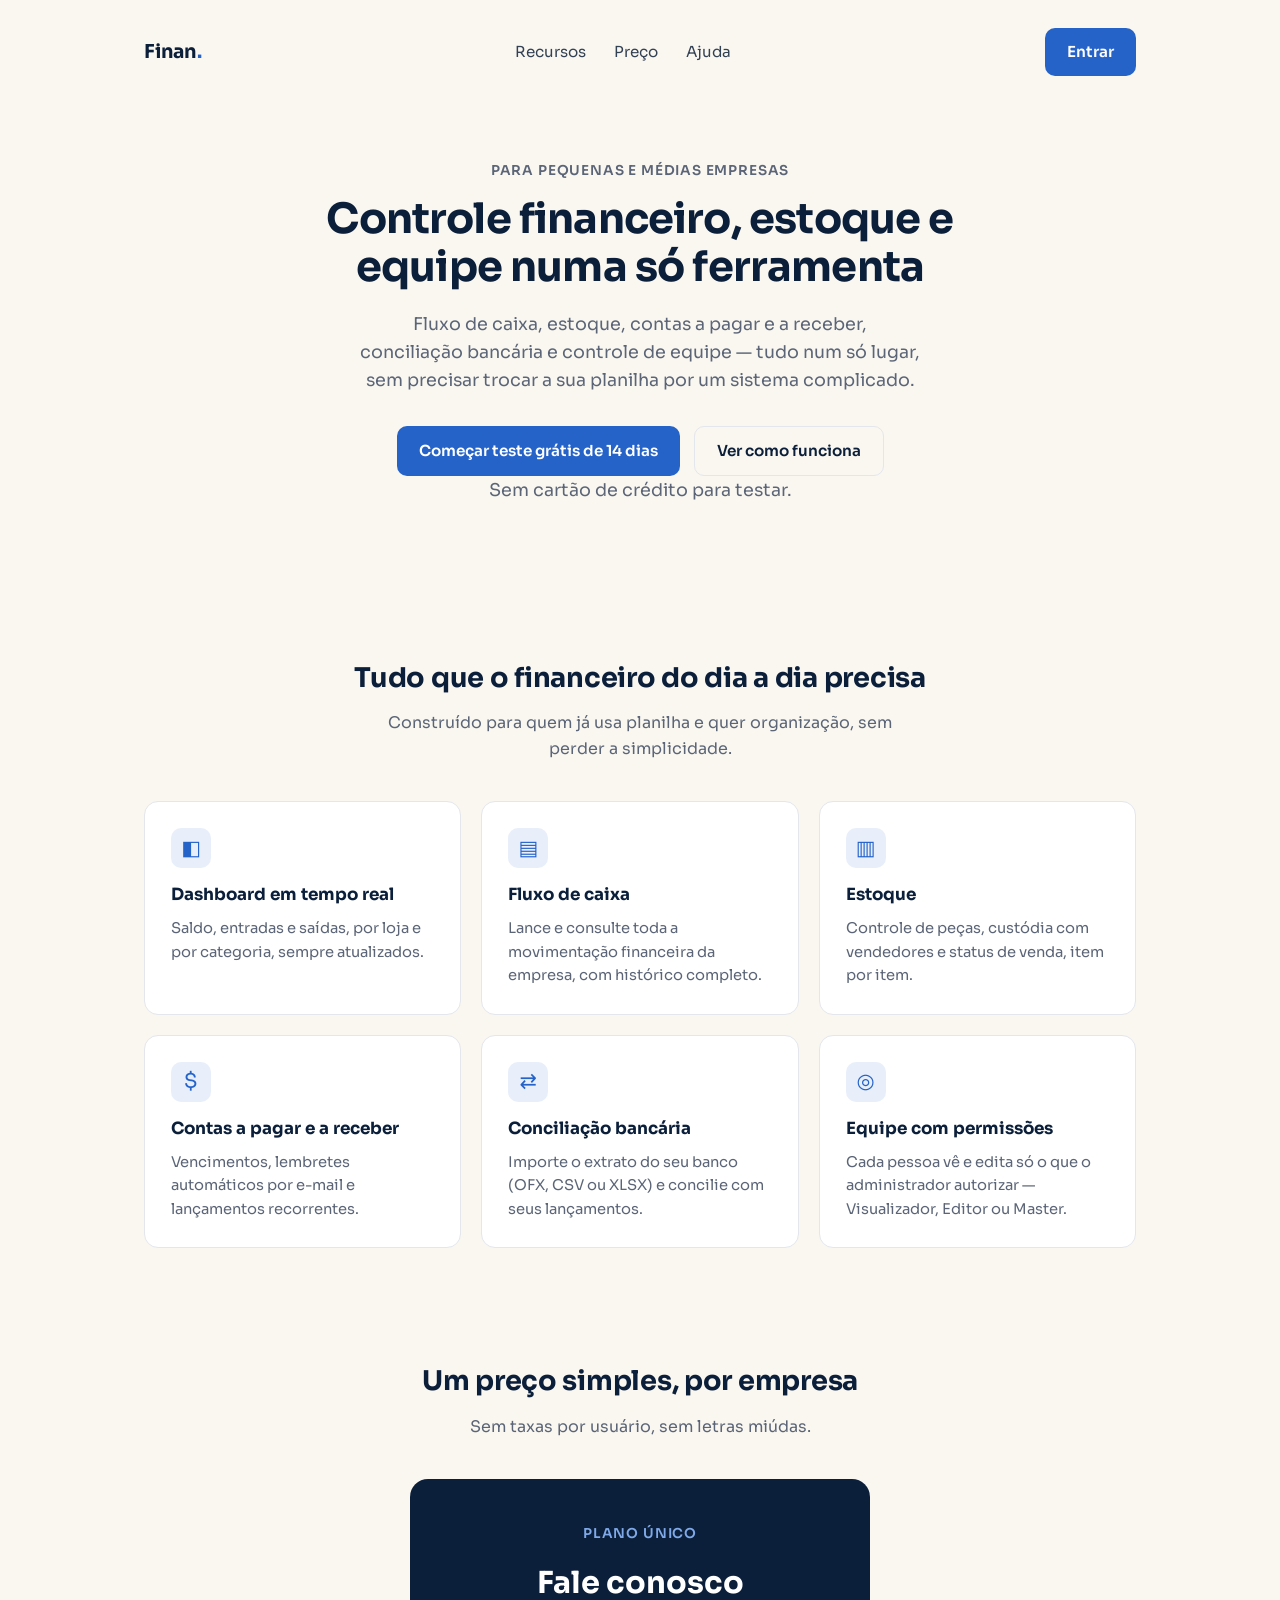
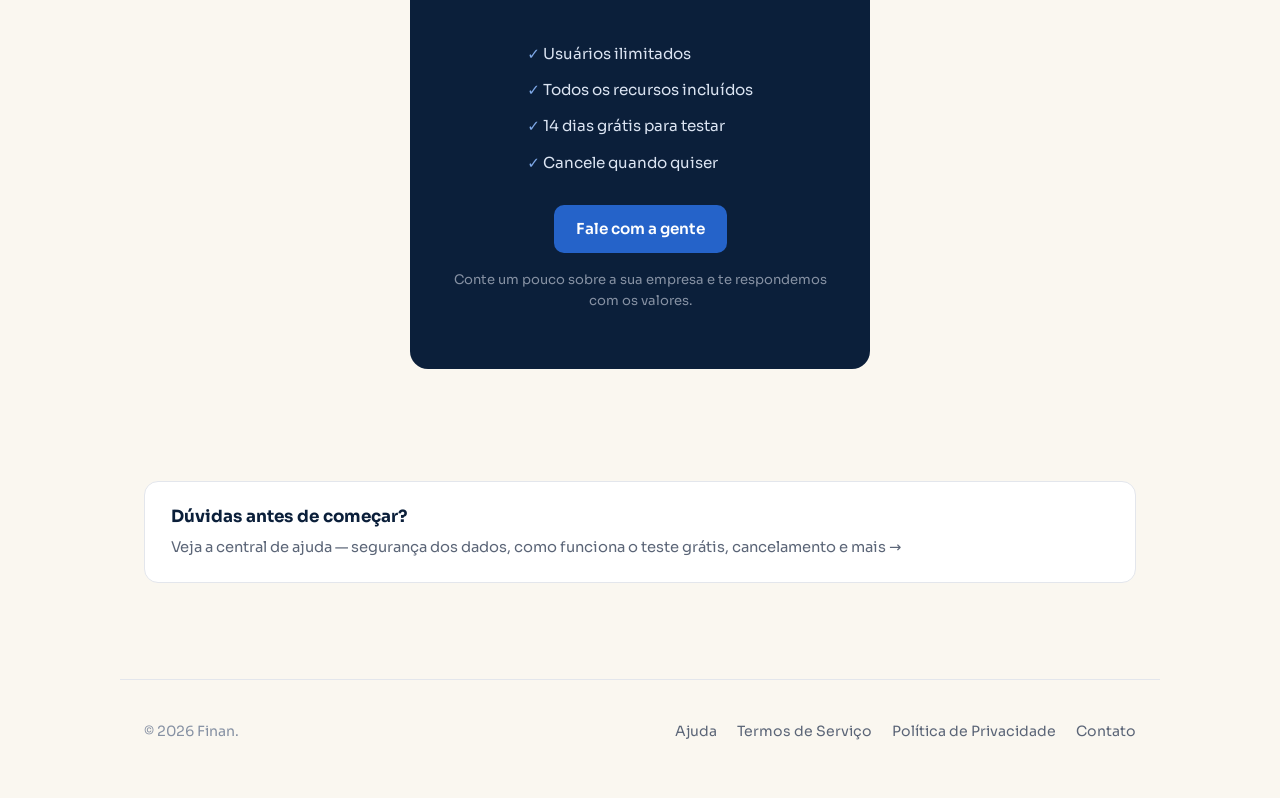
<file: site/index.html>
<!DOCTYPE html>
<html lang="pt-BR">
<head>
<meta charset="UTF-8">
<meta name="viewport" content="width=device-width, initial-scale=1.0">
<meta name="theme-color" content="#faf7f0">
<title>Finan. — controle financeiro, estoque e equipe numa só ferramenta</title>
<meta name="description" content="Fluxo de caixa, estoque, contas a pagar/receber, conciliação bancária e equipe — tudo num só lugar, direto da sua planilha Google. Teste grátis por 14 dias.">
<link rel="icon" href="../icons/icon-192.png">
<link rel="stylesheet" href="https://fonts.googleapis.com/css2?family=Sora:wght@400;500;600;700;800&display=swap">
<style>
:root{color-scheme:light}
*{box-sizing:border-box}
body{margin:0;background:#faf7f0;color:#0b1f3a;font-family:"Sora",system-ui,sans-serif;line-height:1.6}
main,header,footer{max-width:1040px;margin:0 auto;padding-left:24px;padding-right:24px}
a{color:#2563c9;text-decoration:none}
a:hover{text-decoration:underline}

/* topbar */
.topbar{display:flex;align-items:center;justify-content:space-between;padding-top:28px;padding-bottom:28px}
.wordmark{font-weight:700;font-size:1.2rem;letter-spacing:-.01em;color:#0b1f3a;text-decoration:none}
.wordmark .dot{color:#2563c9}
.topbar nav{display:flex;gap:28px;align-items:center;font-size:.95rem}
.topbar nav a{color:#334155}
.btn{display:inline-flex;align-items:center;justify-content:center;border-radius:10px;padding:12px 22px;font-weight:600;font-size:.95rem;border:none;cursor:pointer;white-space:nowrap}
.btn-primary{background:#2563c9;color:#fff}
.btn-primary:hover{background:#1f54ab;text-decoration:none}
.btn-ghost{background:transparent;color:#0b1f3a;border:1px solid #e3e6ec}
.btn-ghost:hover{background:#fff;text-decoration:none}

/* hero */
.hero{padding:56px 0 64px;text-align:center}
.eyebrow{font-size:.85rem;letter-spacing:.06em;text-transform:uppercase;color:#5b6577;font-weight:600;margin-bottom:14px}
.hero h1{font-size:2.6rem;line-height:1.15;letter-spacing:-.02em;margin:0 0 18px;max-width:720px;margin-left:auto;margin-right:auto}
.hero p{font-size:1.1rem;color:#5b6577;max-width:560px;margin:0 auto 32px}
.hero-ctas{display:flex;gap:14px;justify-content:center;flex-wrap:wrap}
.hero-fineprint{margin-top:14px;font-size:.85rem;color:#8691a3}

/* bento feature grid */
.secao{padding:56px 0}
.secao h2{font-size:1.7rem;letter-spacing:-.01em;text-align:center;margin:0 0 10px}
.secao-sub{text-align:center;color:#5b6577;max-width:560px;margin:0 auto 40px}
.grid{display:grid;grid-template-columns:repeat(auto-fit,minmax(240px,1fr));gap:20px}
.card{background:#fff;border:1px solid #e3e6ec;border-radius:14px;padding:26px}
.card .icone{width:40px;height:40px;border-radius:10px;background:rgba(37,99,201,.1);color:#2563c9;display:flex;align-items:center;justify-content:center;font-size:1.3rem;margin-bottom:14px}
.card h3{font-size:1.05rem;margin:0 0 8px}
.card p{font-size:.92rem;color:#5b6577;margin:0}

/* preço */
.preco-card{background:#0b1f3a;color:#fff;border-radius:18px;padding:44px 36px;text-align:center;max-width:460px;margin:0 auto}
.preco-valor{font-size:2.6rem;font-weight:700;margin:14px 0 4px}
.preco-valor small{font-size:1rem;font-weight:400;color:#b7c2d9}
.preco-card ul{list-style:none;padding:0;margin:24px 0;text-align:left;display:inline-block}
.preco-card li{padding:6px 0;font-size:.95rem;color:#dbe4f2}
.preco-card li::before{content:"✓ ";color:#7fa9e8;font-weight:700}
.preco-nota{font-size:.82rem;color:#8691a3;margin-top:16px}

/* faq teaser */
.faq-link{display:block;background:#fff;border:1px solid #e3e6ec;border-radius:14px;padding:22px 26px;text-align:left}
.faq-link strong{display:block;font-size:1.05rem;color:#0b1f3a;margin-bottom:4px}
.faq-link span{color:#5b6577;font-size:.92rem}

footer{padding:40px 24px 56px;border-top:1px solid #e3e6ec;margin-top:40px;display:flex;flex-wrap:wrap;gap:12px 28px;align-items:center;justify-content:space-between;font-size:.88rem;color:#8691a3}
footer .links{display:flex;gap:20px;flex-wrap:wrap}
footer a{color:#5b6577}

@media (max-width: 640px){
  .hero h1{font-size:2rem}
  .topbar nav{display:none}
}
</style>
</head>
<body>

<header class="topbar">
  <a class="wordmark" href="./">Finan<span class="dot">.</span></a>
  <nav>
    <a href="#recursos">Recursos</a>
    <a href="#preco">Preço</a>
    <a href="ajuda.html">Ajuda</a>
  </nav>
  <a class="btn btn-primary" href="../index.html">Entrar</a>
</header>

<main>
  <section class="hero">
    <div class="eyebrow">Para pequenas e médias empresas</div>
    <h1>Controle financeiro, estoque e equipe numa só ferramenta</h1>
    <p>Fluxo de caixa, estoque, contas a pagar e a receber, conciliação bancária e controle de equipe — tudo num só lugar, sem precisar trocar a sua planilha por um sistema complicado.</p>
    <div class="hero-ctas">
      <a class="btn btn-primary" href="criar-conta.html">Começar teste grátis de 14 dias</a>
      <a class="btn btn-ghost" href="ajuda.html">Ver como funciona</a>
    </div>
    <p class="hero-fineprint">Sem cartão de crédito para testar.</p>
  </section>

  <section class="secao" id="recursos">
    <h2>Tudo que o financeiro do dia a dia precisa</h2>
    <p class="secao-sub">Construído para quem já usa planilha e quer organização, sem perder a simplicidade.</p>
    <div class="grid">
      <div class="card">
        <div class="icone">◧</div>
        <h3>Dashboard em tempo real</h3>
        <p>Saldo, entradas e saídas, por loja e por categoria, sempre atualizados.</p>
      </div>
      <div class="card">
        <div class="icone">▤</div>
        <h3>Fluxo de caixa</h3>
        <p>Lance e consulte toda a movimentação financeira da empresa, com histórico completo.</p>
      </div>
      <div class="card">
        <div class="icone">▥</div>
        <h3>Estoque</h3>
        <p>Controle de peças, custódia com vendedores e status de venda, item por item.</p>
      </div>
      <div class="card">
        <div class="icone">$</div>
        <h3>Contas a pagar e a receber</h3>
        <p>Vencimentos, lembretes automáticos por e-mail e lançamentos recorrentes.</p>
      </div>
      <div class="card">
        <div class="icone">⇄</div>
        <h3>Conciliação bancária</h3>
        <p>Importe o extrato do seu banco (OFX, CSV ou XLSX) e concilie com seus lançamentos.</p>
      </div>
      <div class="card">
        <div class="icone">◎</div>
        <h3>Equipe com permissões</h3>
        <p>Cada pessoa vê e edita só o que o administrador autorizar — Visualizador, Editor ou Master.</p>
      </div>
    </div>
  </section>

  <section class="secao" id="preco">
    <h2>Um preço simples, por empresa</h2>
    <p class="secao-sub">Sem taxas por usuário, sem letras miúdas.</p>
    <div class="preco-card">
      <div class="eyebrow" style="color:#7fa9e8">Plano único</div>
      <div class="preco-valor" style="font-size:1.9rem">Fale conosco</div>
      <ul>
        <li>Usuários ilimitados</li>
        <li>Todos os recursos incluídos</li>
        <li>14 dias grátis para testar</li>
        <li>Cancele quando quiser</li>
      </ul>
      <div>
        <a class="btn btn-primary" href="mailto:finanponto@gmail.com">Fale com a gente</a>
      </div>
      <p class="preco-nota">Conte um pouco sobre a sua empresa e te respondemos com os valores.</p>
    </div>
  </section>

  <section class="secao">
    <a class="faq-link" href="ajuda.html">
      <strong>Dúvidas antes de começar?</strong>
      <span>Veja a central de ajuda — segurança dos dados, como funciona o teste grátis, cancelamento e mais →</span>
    </a>
  </section>
</main>

<footer>
  <span>© 2026 Finan.</span>
  <div class="links">
    <a href="ajuda.html">Ajuda</a>
    <a href="../termos.html">Termos de Serviço</a>
    <a href="../privacidade.html">Política de Privacidade</a>
    <a href="mailto:finanponto@gmail.com">Contato</a>
  </div>
</footer>

</body>
</html>
</file>
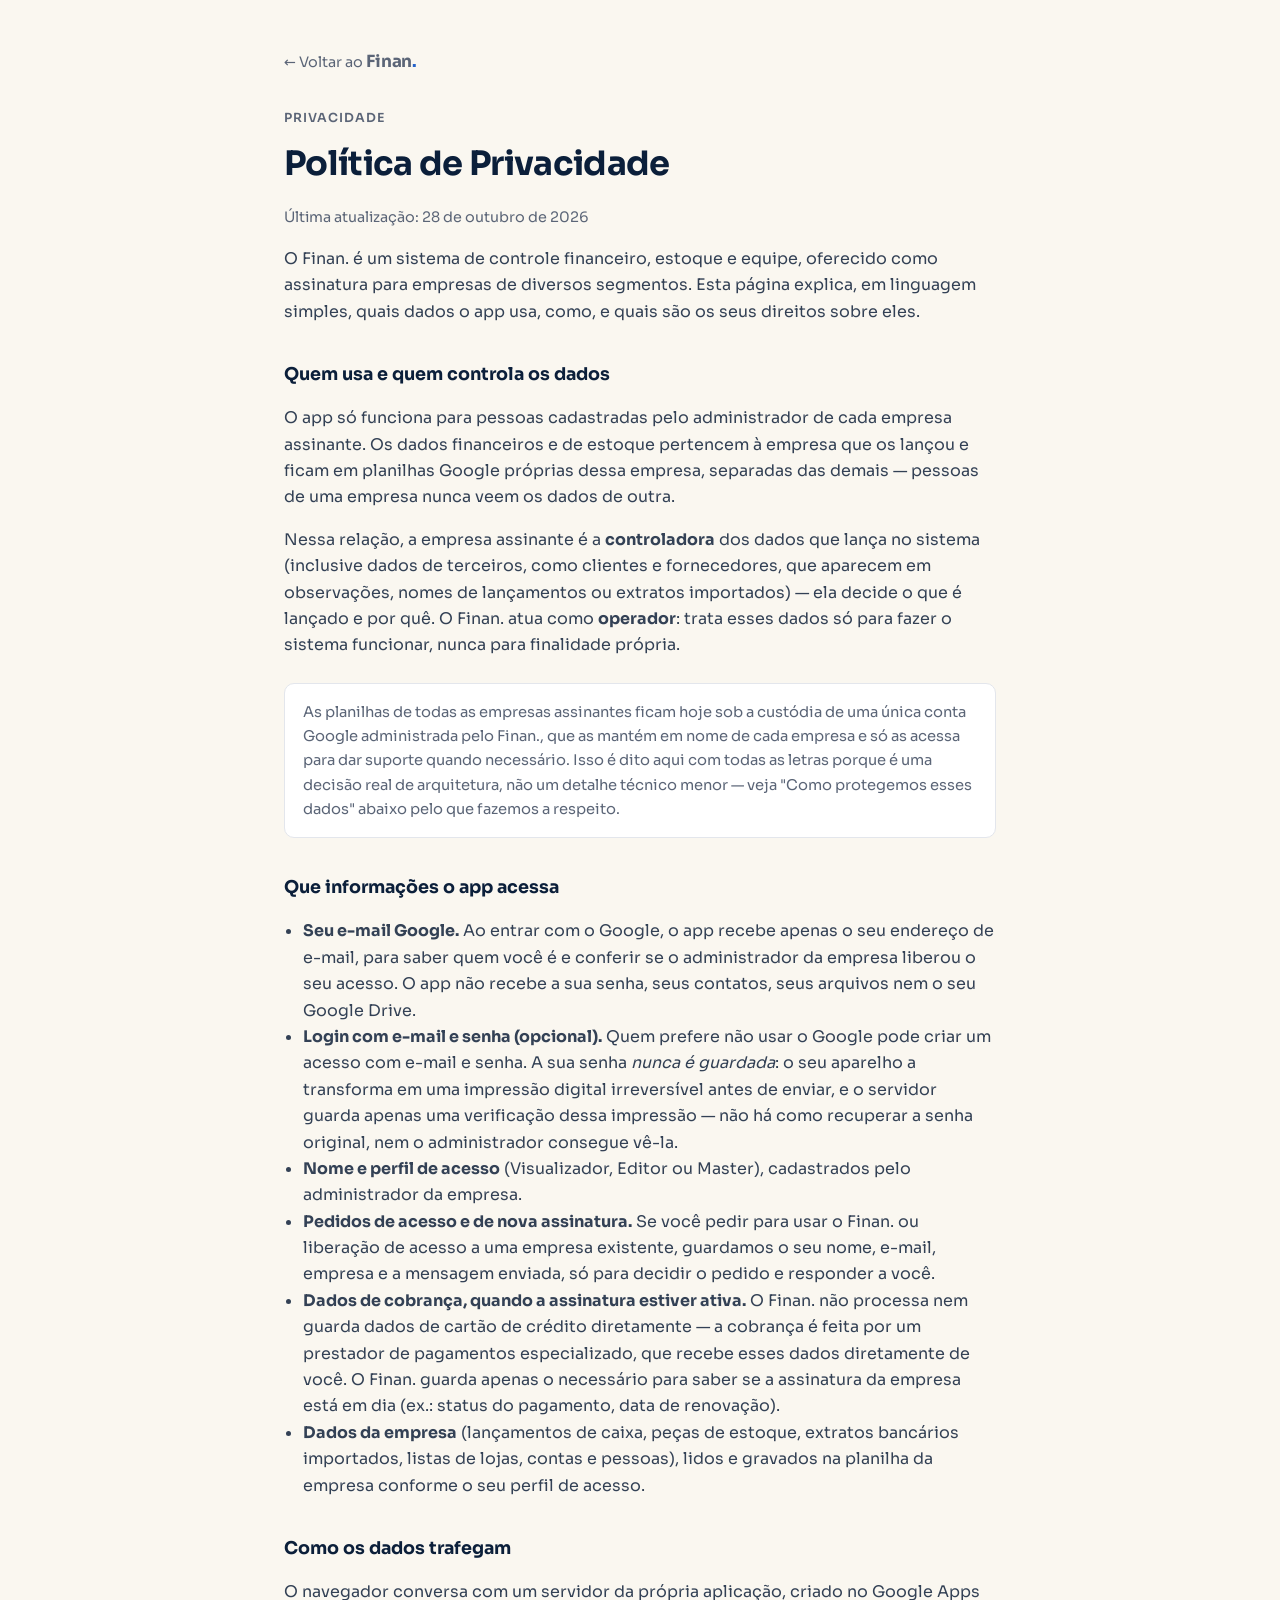
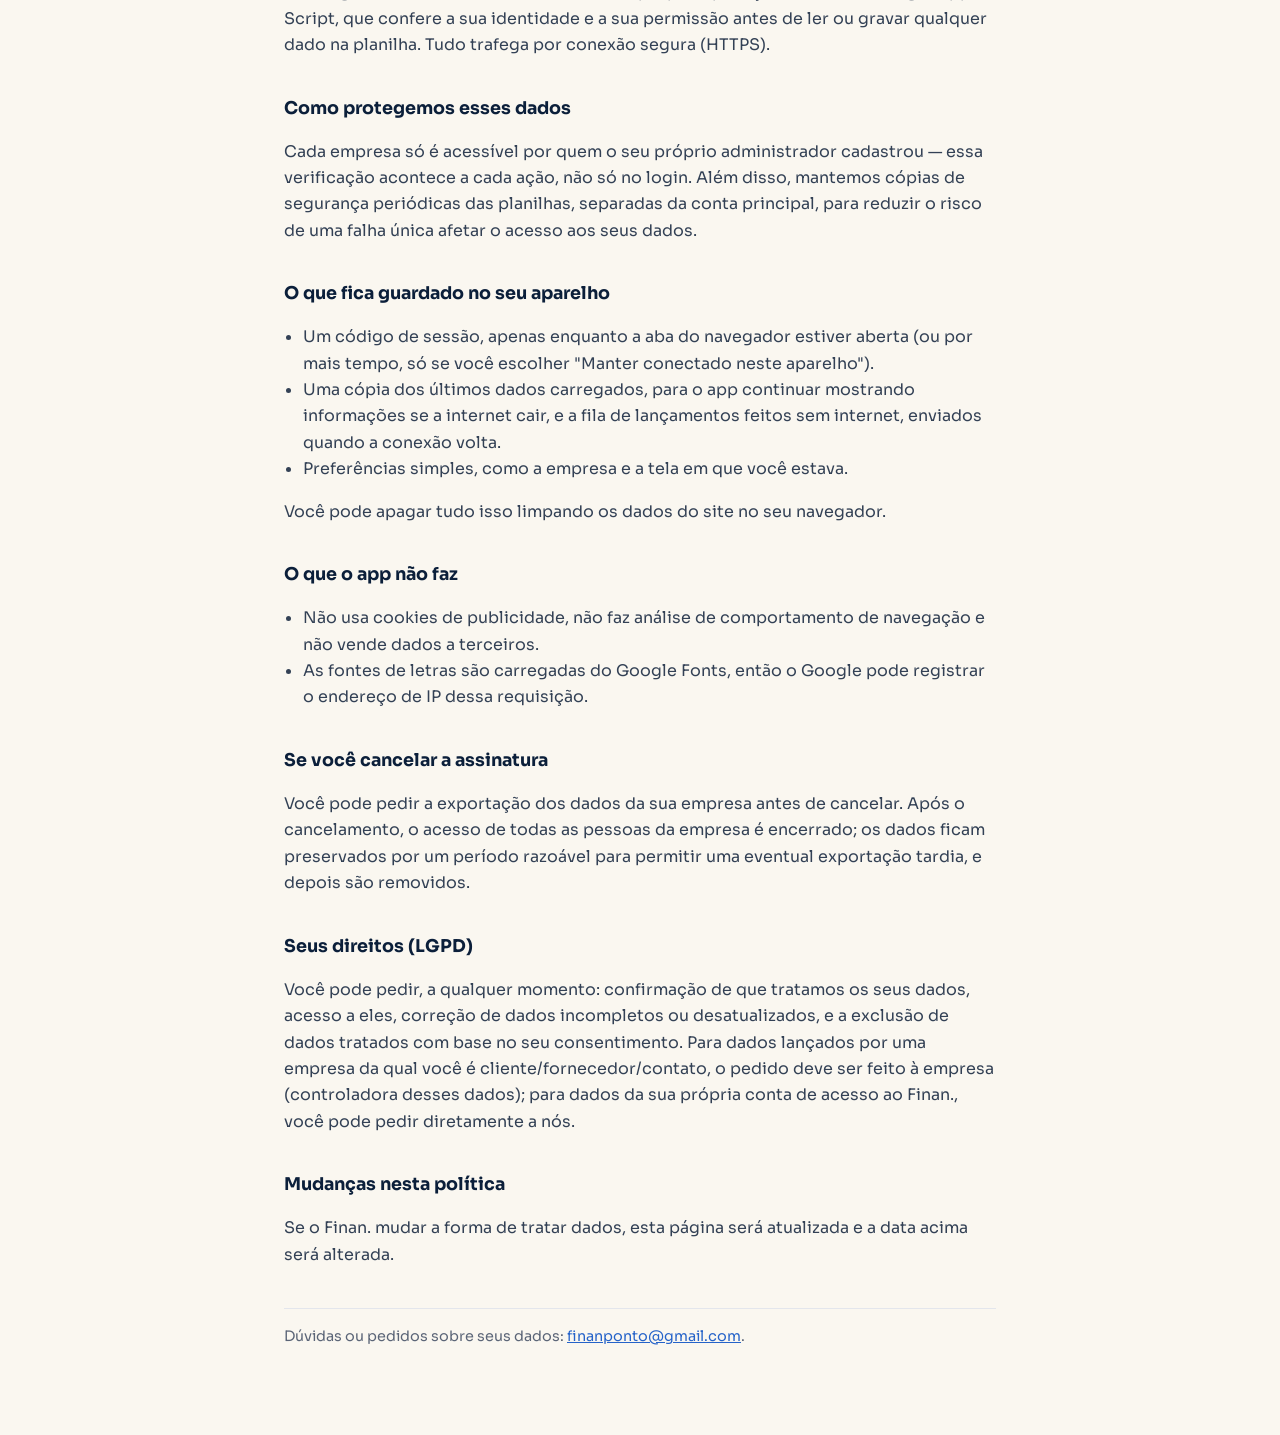
<file: privacidade.html>
<!DOCTYPE html>
<html lang="pt-BR">
<head>
<meta charset="UTF-8">
<meta name="viewport" content="width=device-width, initial-scale=1.0">
<meta name="theme-color" content="#faf7f0">
<title>Política de Privacidade — Finan.</title>
<link rel="icon" href="icons/icon-192.png">
<link rel="stylesheet" href="https://fonts.googleapis.com/css2?family=Sora:wght@400;500;600;700&display=swap">
<style>
:root{color-scheme:light}
*{box-sizing:border-box}
body{margin:0;background:#faf7f0;color:#0b1f3a;font-family:"Sora",system-ui,sans-serif;line-height:1.65}
main{max-width:760px;margin:0 auto;padding:48px 24px 72px}
.wordmark{font-weight:700;font-size:1.05rem;letter-spacing:-.01em}
.wordmark .dot{color:#2563c9}
.tag{font-size:.78rem;letter-spacing:.08em;text-transform:uppercase;color:#5b6577;font-weight:600}
h1{font-size:2.1rem;letter-spacing:-.02em;margin:.5rem 0 .25rem}
h2{font-size:1.1rem;margin:2.2rem 0 .5rem;color:#0b1f3a}
p,li{color:#334155}
ul{padding-left:1.2rem}
a{color:#2563c9}
.meta{color:#5b6577;font-size:.9rem}
.back{display:inline-block;margin-bottom:2rem;font-size:.9rem;color:#5b6577;text-decoration:none}
.back:hover{color:#2563c9}
hr{border:none;border-top:1px solid #e3e6ec;margin:2.5rem 0 1rem}
.aviso{background:#fff;border:1px solid #e3e6ec;border-radius:10px;padding:16px 18px;margin:1.5rem 0;font-size:.92rem;color:#5b6577}
</style>
</head>
<body>
<main>
<a class="back" href="./">← Voltar ao <span class="wordmark">Finan<span class="dot">.</span></span></a>
<div class="tag">Privacidade</div>
<h1>Política de Privacidade</h1>
<p class="meta">Última atualização: 28 de outubro de 2026</p>

<p>O Finan. é um sistema de controle financeiro, estoque e equipe, oferecido como assinatura para empresas de diversos segmentos. Esta página explica, em linguagem simples, quais dados o app usa, como, e quais são os seus direitos sobre eles.</p>

<h2>Quem usa e quem controla os dados</h2>
<p>O app só funciona para pessoas cadastradas pelo administrador de cada empresa assinante. Os dados financeiros e de estoque pertencem à empresa que os lançou e ficam em planilhas Google próprias dessa empresa, separadas das demais — pessoas de uma empresa nunca veem os dados de outra.</p>
<p>Nessa relação, a empresa assinante é a <strong>controladora</strong> dos dados que lança no sistema (inclusive dados de terceiros, como clientes e fornecedores, que aparecem em observações, nomes de lançamentos ou extratos importados) — ela decide o que é lançado e por quê. O Finan. atua como <strong>operador</strong>: trata esses dados só para fazer o sistema funcionar, nunca para finalidade própria.</p>
<div class="aviso">As planilhas de todas as empresas assinantes ficam hoje sob a custódia de uma única conta Google administrada pelo Finan., que as mantém em nome de cada empresa e só as acessa para dar suporte quando necessário. Isso é dito aqui com todas as letras porque é uma decisão real de arquitetura, não um detalhe técnico menor — veja "Como protegemos esses dados" abaixo pelo que fazemos a respeito.</div>

<h2>Que informações o app acessa</h2>
<ul>
<li><strong>Seu e-mail Google.</strong> Ao entrar com o Google, o app recebe apenas o seu endereço de e-mail, para saber quem você é e conferir se o administrador da empresa liberou o seu acesso. O app não recebe a sua senha, seus contatos, seus arquivos nem o seu Google Drive.</li>
<li><strong>Login com e-mail e senha (opcional).</strong> Quem prefere não usar o Google pode criar um acesso com e-mail e senha. A sua senha <em>nunca é guardada</em>: o seu aparelho a transforma em uma impressão digital irreversível antes de enviar, e o servidor guarda apenas uma verificação dessa impressão — não há como recuperar a senha original, nem o administrador consegue vê-la.</li>
<li><strong>Nome e perfil de acesso</strong> (Visualizador, Editor ou Master), cadastrados pelo administrador da empresa.</li>
<li><strong>Pedidos de acesso e de nova assinatura.</strong> Se você pedir para usar o Finan. ou liberação de acesso a uma empresa existente, guardamos o seu nome, e-mail, empresa e a mensagem enviada, só para decidir o pedido e responder a você.</li>
<li><strong>Dados de cobrança, quando a assinatura estiver ativa.</strong> O Finan. não processa nem guarda dados de cartão de crédito diretamente — a cobrança é feita por um prestador de pagamentos especializado, que recebe esses dados diretamente de você. O Finan. guarda apenas o necessário para saber se a assinatura da empresa está em dia (ex.: status do pagamento, data de renovação).</li>
<li><strong>Dados da empresa</strong> (lançamentos de caixa, peças de estoque, extratos bancários importados, listas de lojas, contas e pessoas), lidos e gravados na planilha da empresa conforme o seu perfil de acesso.</li>
</ul>

<h2>Como os dados trafegam</h2>
<p>O navegador conversa com um servidor da própria aplicação, criado no Google Apps Script, que confere a sua identidade e a sua permissão antes de ler ou gravar qualquer dado na planilha. Tudo trafega por conexão segura (HTTPS).</p>

<h2>Como protegemos esses dados</h2>
<p>Cada empresa só é acessível por quem o seu próprio administrador cadastrou — essa verificação acontece a cada ação, não só no login. Além disso, mantemos cópias de segurança periódicas das planilhas, separadas da conta principal, para reduzir o risco de uma falha única afetar o acesso aos seus dados.</p>

<h2>O que fica guardado no seu aparelho</h2>
<ul>
<li>Um código de sessão, apenas enquanto a aba do navegador estiver aberta (ou por mais tempo, só se você escolher "Manter conectado neste aparelho").</li>
<li>Uma cópia dos últimos dados carregados, para o app continuar mostrando informações se a internet cair, e a fila de lançamentos feitos sem internet, enviados quando a conexão volta.</li>
<li>Preferências simples, como a empresa e a tela em que você estava.</li>
</ul>
<p>Você pode apagar tudo isso limpando os dados do site no seu navegador.</p>

<h2>O que o app não faz</h2>
<ul>
<li>Não usa cookies de publicidade, não faz análise de comportamento de navegação e não vende dados a terceiros.</li>
<li>As fontes de letras são carregadas do Google Fonts, então o Google pode registrar o endereço de IP dessa requisição.</li>
</ul>

<h2>Se você cancelar a assinatura</h2>
<p>Você pode pedir a exportação dos dados da sua empresa antes de cancelar. Após o cancelamento, o acesso de todas as pessoas da empresa é encerrado; os dados ficam preservados por um período razoável para permitir uma eventual exportação tardia, e depois são removidos.</p>

<h2>Seus direitos (LGPD)</h2>
<p>Você pode pedir, a qualquer momento: confirmação de que tratamos os seus dados, acesso a eles, correção de dados incompletos ou desatualizados, e a exclusão de dados tratados com base no seu consentimento. Para dados lançados por uma empresa da qual você é cliente/fornecedor/contato, o pedido deve ser feito à empresa (controladora desses dados); para dados da sua própria conta de acesso ao Finan., você pode pedir diretamente a nós.</p>

<h2>Mudanças nesta política</h2>
<p>Se o Finan. mudar a forma de tratar dados, esta página será atualizada e a data acima será alterada.</p>
<hr>
<p class="meta">Dúvidas ou pedidos sobre seus dados: <a href="mailto:finanponto@gmail.com">finanponto@gmail.com</a>.</p>
</main>
</body>
</html>
</file>
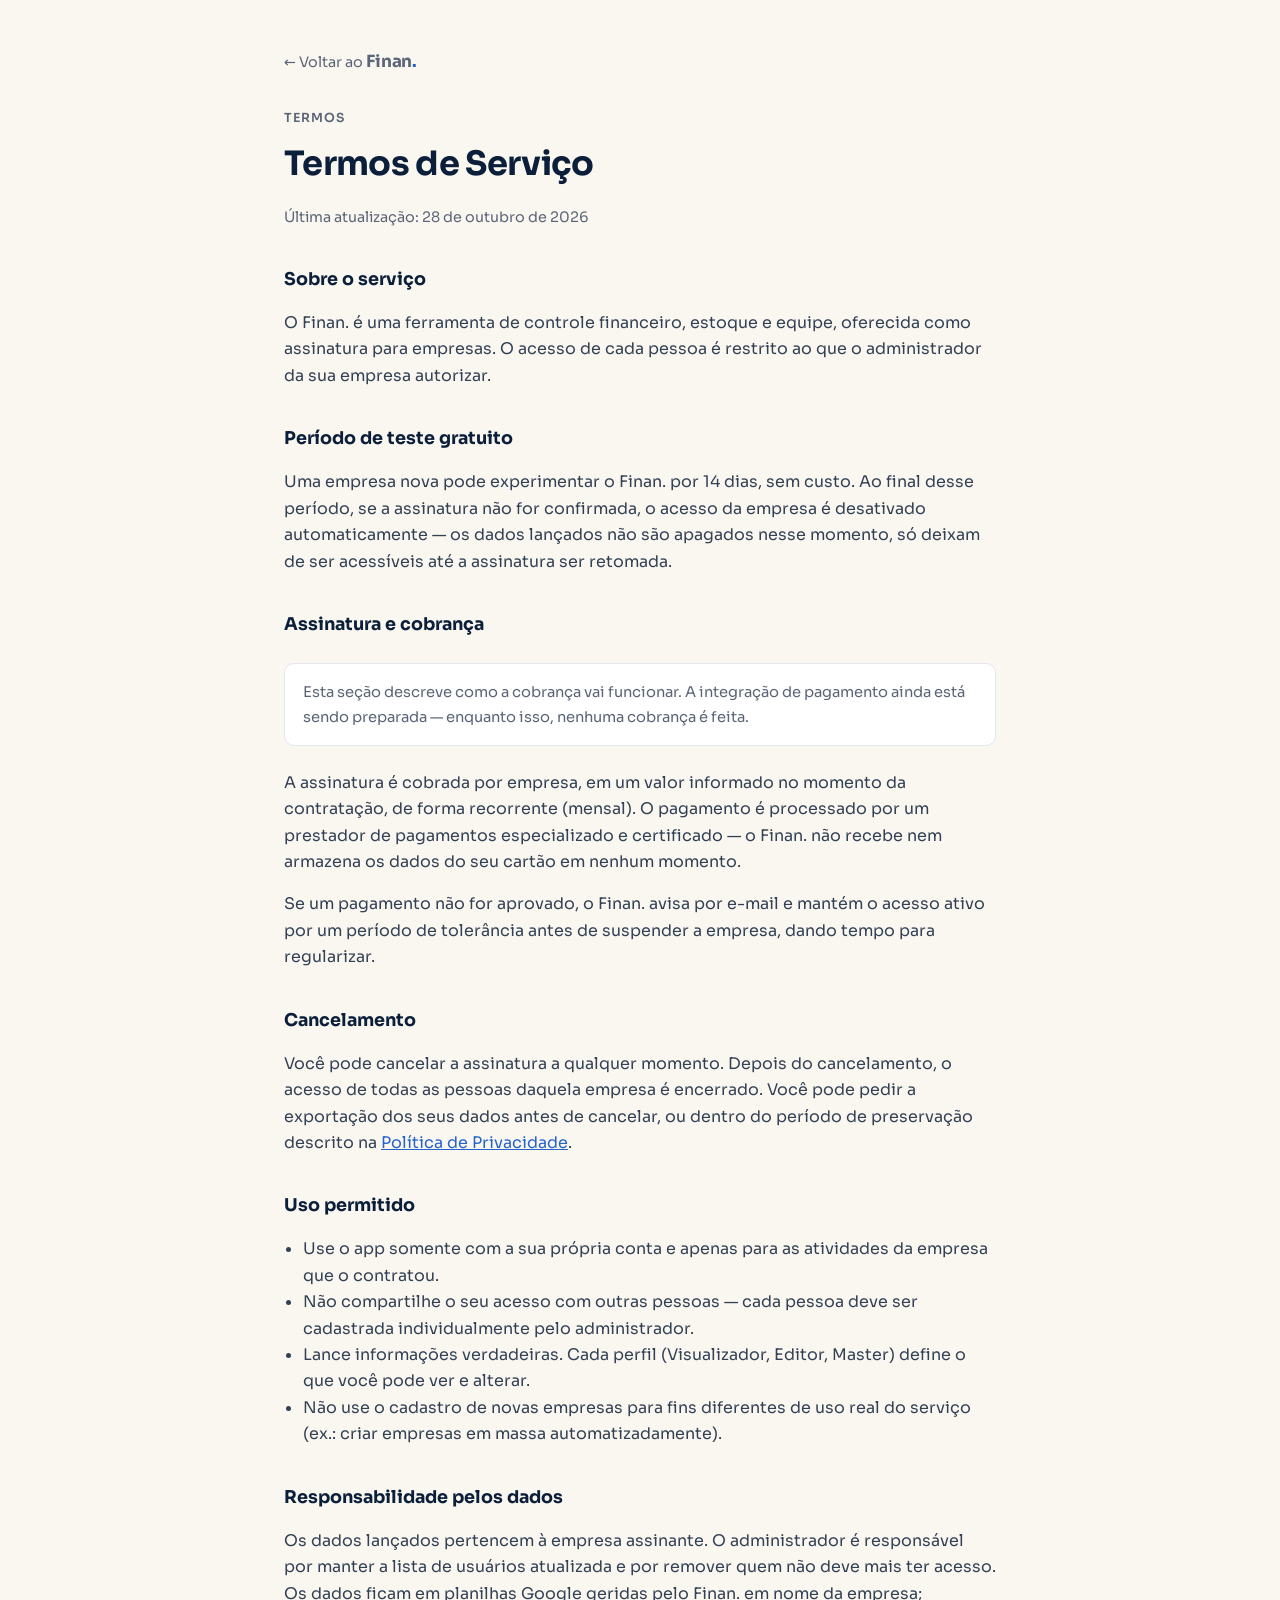
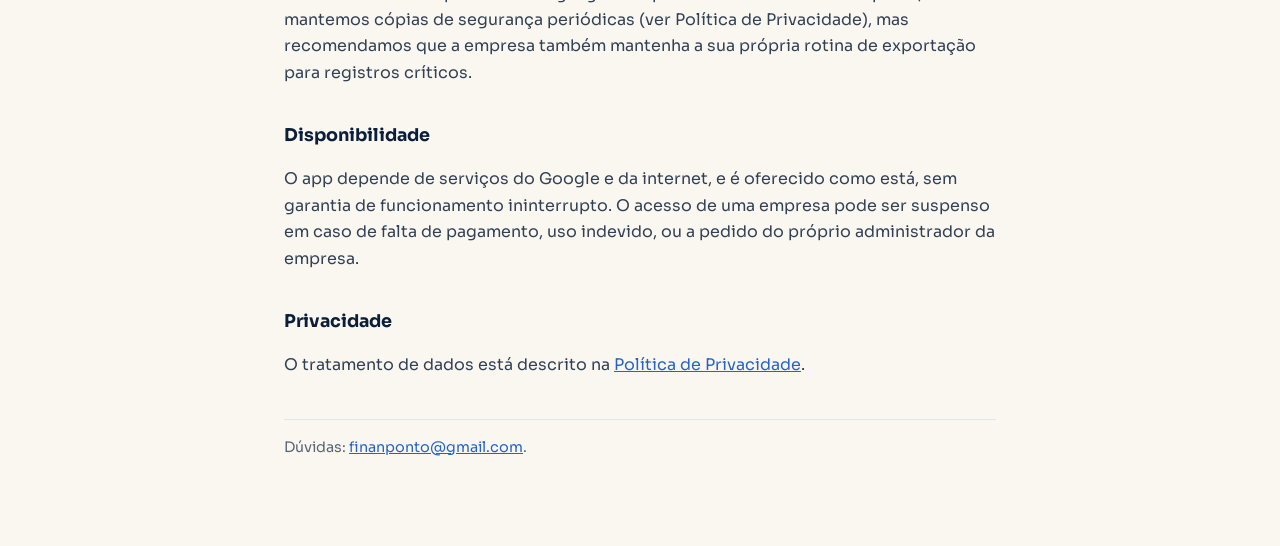
<file: termos.html>
<!DOCTYPE html>
<html lang="pt-BR">
<head>
<meta charset="UTF-8">
<meta name="viewport" content="width=device-width, initial-scale=1.0">
<meta name="theme-color" content="#faf7f0">
<title>Termos de Serviço — Finan.</title>
<link rel="icon" href="icons/icon-192.png">
<link rel="stylesheet" href="https://fonts.googleapis.com/css2?family=Sora:wght@400;500;600;700&display=swap">
<style>
:root{color-scheme:light}
*{box-sizing:border-box}
body{margin:0;background:#faf7f0;color:#0b1f3a;font-family:"Sora",system-ui,sans-serif;line-height:1.65}
main{max-width:760px;margin:0 auto;padding:48px 24px 72px}
.wordmark{font-weight:700;font-size:1.05rem;letter-spacing:-.01em}
.wordmark .dot{color:#2563c9}
.tag{font-size:.78rem;letter-spacing:.08em;text-transform:uppercase;color:#5b6577;font-weight:600}
h1{font-size:2.1rem;letter-spacing:-.02em;margin:.5rem 0 .25rem}
h2{font-size:1.1rem;margin:2.2rem 0 .5rem;color:#0b1f3a}
p,li{color:#334155}
ul{padding-left:1.2rem}
a{color:#2563c9}
.meta{color:#5b6577;font-size:.9rem}
.back{display:inline-block;margin-bottom:2rem;font-size:.9rem;color:#5b6577;text-decoration:none}
.back:hover{color:#2563c9}
hr{border:none;border-top:1px solid #e3e6ec;margin:2.5rem 0 1rem}
.aviso{background:#fff;border:1px solid #e3e6ec;border-radius:10px;padding:16px 18px;margin:1.5rem 0;font-size:.92rem;color:#5b6577}
</style>
</head>
<body>
<main>
<a class="back" href="./">← Voltar ao <span class="wordmark">Finan<span class="dot">.</span></span></a>
<div class="tag">Termos</div>
<h1>Termos de Serviço</h1>
<p class="meta">Última atualização: 28 de outubro de 2026</p>

<h2>Sobre o serviço</h2>
<p>O Finan. é uma ferramenta de controle financeiro, estoque e equipe, oferecida como assinatura para empresas. O acesso de cada pessoa é restrito ao que o administrador da sua empresa autorizar.</p>

<h2>Período de teste gratuito</h2>
<p>Uma empresa nova pode experimentar o Finan. por 14 dias, sem custo. Ao final desse período, se a assinatura não for confirmada, o acesso da empresa é desativado automaticamente — os dados lançados não são apagados nesse momento, só deixam de ser acessíveis até a assinatura ser retomada.</p>

<h2>Assinatura e cobrança</h2>
<div class="aviso">Esta seção descreve como a cobrança vai funcionar. A integração de pagamento ainda está sendo preparada — enquanto isso, nenhuma cobrança é feita.</div>
<p>A assinatura é cobrada por empresa, em um valor informado no momento da contratação, de forma recorrente (mensal). O pagamento é processado por um prestador de pagamentos especializado e certificado — o Finan. não recebe nem armazena os dados do seu cartão em nenhum momento.</p>
<p>Se um pagamento não for aprovado, o Finan. avisa por e-mail e mantém o acesso ativo por um período de tolerância antes de suspender a empresa, dando tempo para regularizar.</p>

<h2>Cancelamento</h2>
<p>Você pode cancelar a assinatura a qualquer momento. Depois do cancelamento, o acesso de todas as pessoas daquela empresa é encerrado. Você pode pedir a exportação dos seus dados antes de cancelar, ou dentro do período de preservação descrito na <a href="privacidade.html">Política de Privacidade</a>.</p>

<h2>Uso permitido</h2>
<ul>
<li>Use o app somente com a sua própria conta e apenas para as atividades da empresa que o contratou.</li>
<li>Não compartilhe o seu acesso com outras pessoas — cada pessoa deve ser cadastrada individualmente pelo administrador.</li>
<li>Lance informações verdadeiras. Cada perfil (Visualizador, Editor, Master) define o que você pode ver e alterar.</li>
<li>Não use o cadastro de novas empresas para fins diferentes de uso real do serviço (ex.: criar empresas em massa automatizadamente).</li>
</ul>

<h2>Responsabilidade pelos dados</h2>
<p>Os dados lançados pertencem à empresa assinante. O administrador é responsável por manter a lista de usuários atualizada e por remover quem não deve mais ter acesso. Os dados ficam em planilhas Google geridas pelo Finan. em nome da empresa; mantemos cópias de segurança periódicas (ver Política de Privacidade), mas recomendamos que a empresa também mantenha a sua própria rotina de exportação para registros críticos.</p>

<h2>Disponibilidade</h2>
<p>O app depende de serviços do Google e da internet, e é oferecido como está, sem garantia de funcionamento ininterrupto. O acesso de uma empresa pode ser suspenso em caso de falta de pagamento, uso indevido, ou a pedido do próprio administrador da empresa.</p>

<h2>Privacidade</h2>
<p>O tratamento de dados está descrito na <a href="privacidade.html">Política de Privacidade</a>.</p>
<hr>
<p class="meta">Dúvidas: <a href="mailto:finanponto@gmail.com">finanponto@gmail.com</a>.</p>
</main>
</body>
</html>
</file>
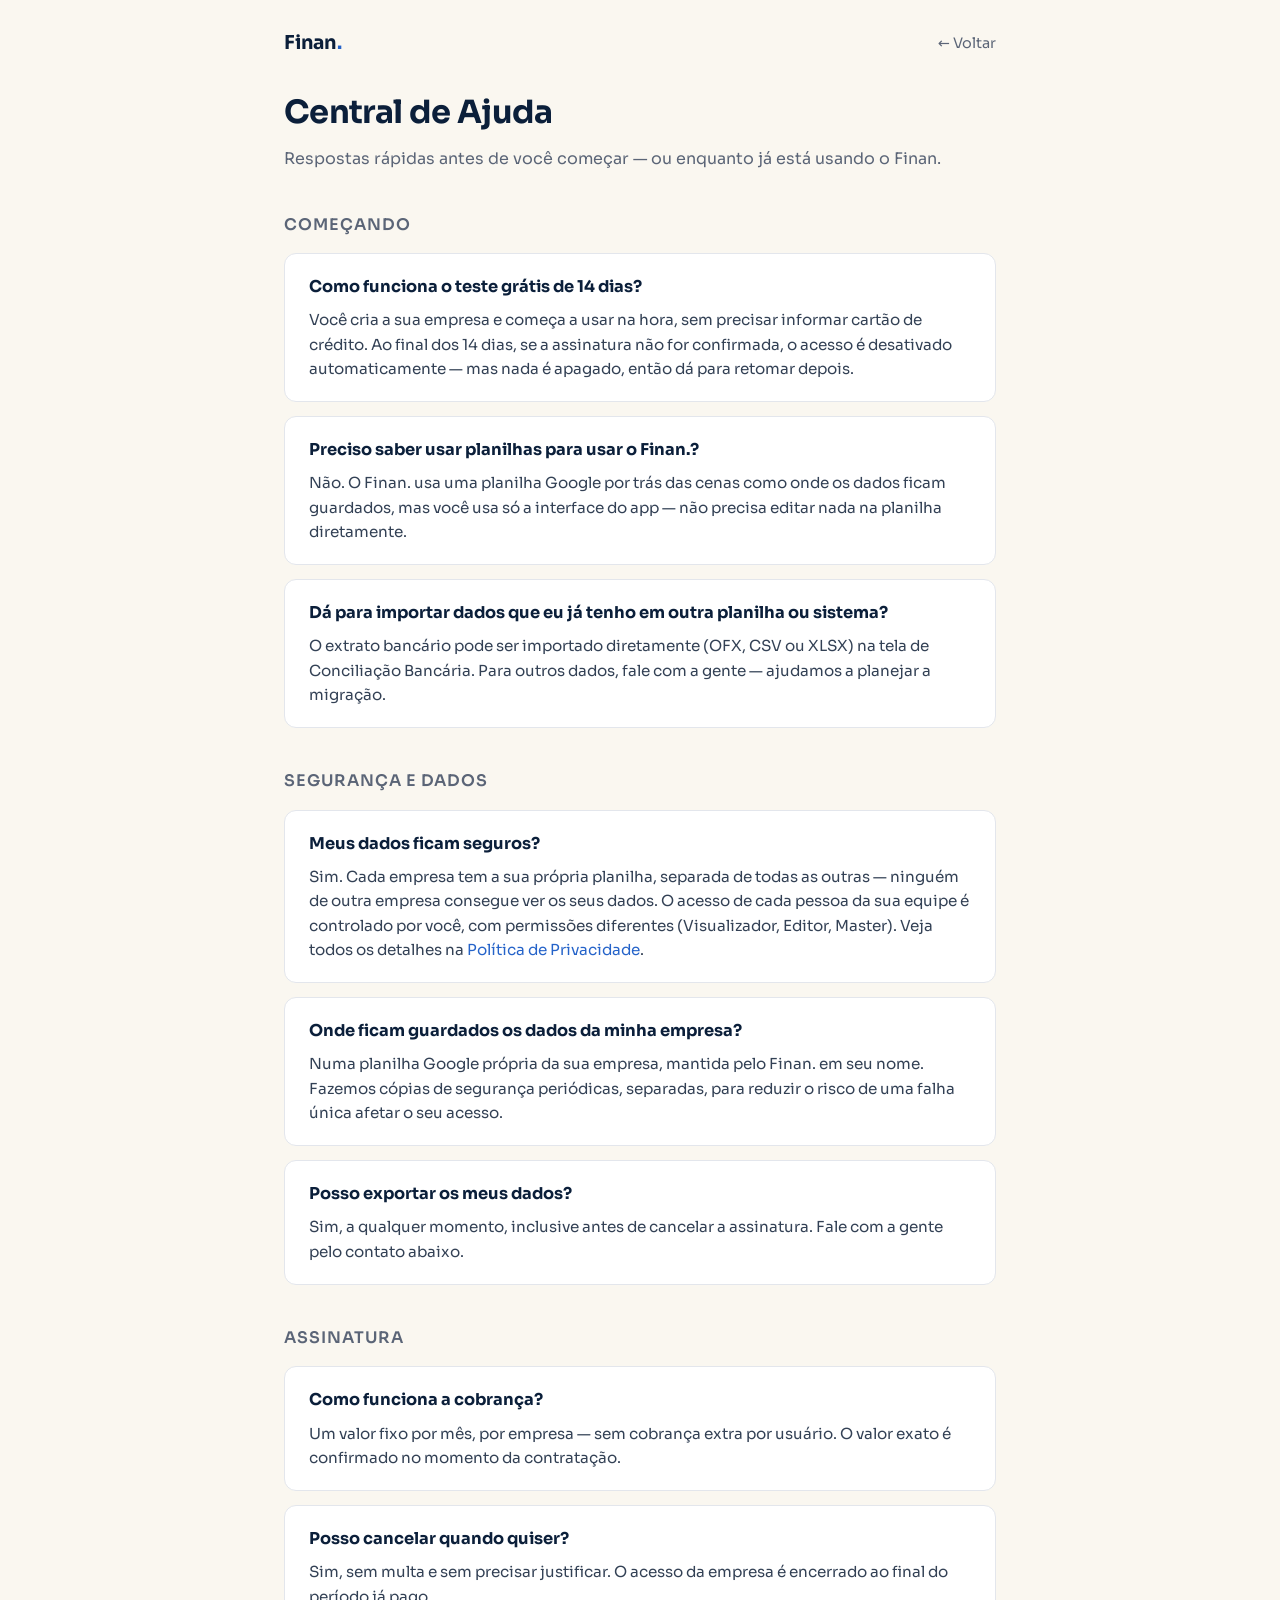
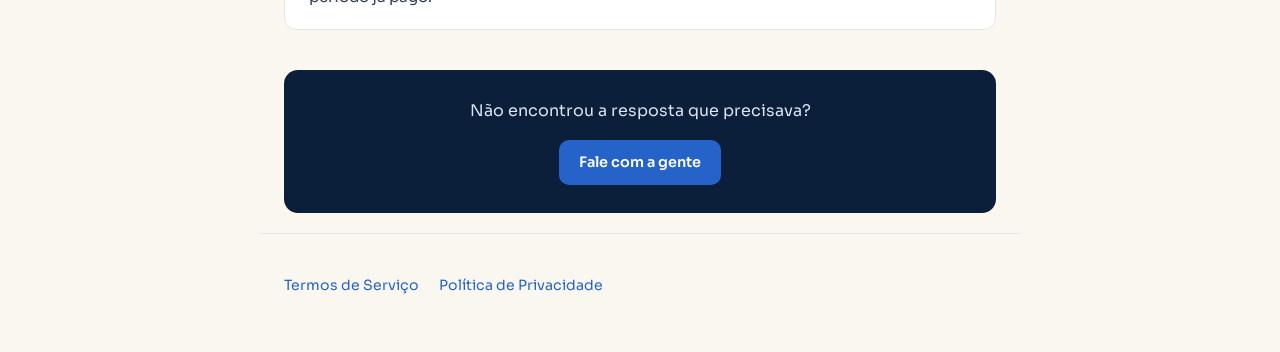
<file: site/ajuda.html>
<!DOCTYPE html>
<html lang="pt-BR">
<head>
<meta charset="UTF-8">
<meta name="viewport" content="width=device-width, initial-scale=1.0">
<meta name="theme-color" content="#faf7f0">
<title>Central de Ajuda — Finan.</title>
<meta name="description" content="Perguntas frequentes sobre o Finan.: teste grátis, segurança dos dados, cancelamento, planilhas e mais.">
<link rel="icon" href="../icons/icon-192.png">
<link rel="stylesheet" href="https://fonts.googleapis.com/css2?family=Sora:wght@400;500;600;700;800&display=swap">
<style>
:root{color-scheme:light}
*{box-sizing:border-box}
body{margin:0;background:#faf7f0;color:#0b1f3a;font-family:"Sora",system-ui,sans-serif;line-height:1.6}
main,header,footer{max-width:760px;margin:0 auto;padding-left:24px;padding-right:24px}
a{color:#2563c9;text-decoration:none}
a:hover{text-decoration:underline}
.topbar{display:flex;align-items:center;justify-content:space-between;padding-top:28px;padding-bottom:28px}
.wordmark{font-weight:700;font-size:1.2rem;letter-spacing:-.01em;color:#0b1f3a;text-decoration:none}
.wordmark .dot{color:#2563c9}
.back{font-size:.9rem;color:#5b6577}
h1{font-size:2rem;letter-spacing:-.02em;margin:0 0 8px}
.sub{color:#5b6577;margin:0 0 40px}
.grupo{margin-bottom:40px}
.grupo h2{font-size:1rem;text-transform:uppercase;letter-spacing:.06em;color:#5b6577;font-weight:600;margin:0 0 16px}
.pergunta{background:#fff;border:1px solid #e3e6ec;border-radius:12px;padding:20px 24px;margin-bottom:14px}
.pergunta h3{font-size:1.02rem;margin:0 0 8px;color:#0b1f3a}
.pergunta p{font-size:.95rem;color:#334155;margin:0}
.contato{background:#0b1f3a;color:#fff;border-radius:14px;padding:28px 30px;text-align:center;margin-top:16px}
.contato p{color:#dbe4f2;margin:0 0 16px}
.btn{display:inline-flex;border-radius:10px;padding:11px 20px;font-weight:600;font-size:.9rem;background:#2563c9;color:#fff;text-decoration:none}
footer{padding:40px 24px 56px;border-top:1px solid #e3e6ec;margin-top:20px;font-size:.88rem;color:#8691a3;display:flex;gap:20px;flex-wrap:wrap}
</style>
</head>
<body>

<header class="topbar">
  <a class="wordmark" href="./">Finan<span class="dot">.</span></a>
  <a class="back" href="./">← Voltar</a>
</header>

<main>
  <h1>Central de Ajuda</h1>
  <p class="sub">Respostas rápidas antes de você começar — ou enquanto já está usando o Finan.</p>

  <div class="grupo">
    <h2>Começando</h2>
    <div class="pergunta">
      <h3>Como funciona o teste grátis de 14 dias?</h3>
      <p>Você cria a sua empresa e começa a usar na hora, sem precisar informar cartão de crédito. Ao final dos 14 dias, se a assinatura não for confirmada, o acesso é desativado automaticamente — mas nada é apagado, então dá para retomar depois.</p>
    </div>
    <div class="pergunta">
      <h3>Preciso saber usar planilhas para usar o Finan.?</h3>
      <p>Não. O Finan. usa uma planilha Google por trás das cenas como onde os dados ficam guardados, mas você usa só a interface do app — não precisa editar nada na planilha diretamente.</p>
    </div>
    <div class="pergunta">
      <h3>Dá para importar dados que eu já tenho em outra planilha ou sistema?</h3>
      <p>O extrato bancário pode ser importado diretamente (OFX, CSV ou XLSX) na tela de Conciliação Bancária. Para outros dados, fale com a gente — ajudamos a planejar a migração.</p>
    </div>
  </div>

  <div class="grupo">
    <h2>Segurança e dados</h2>
    <div class="pergunta">
      <h3>Meus dados ficam seguros?</h3>
      <p>Sim. Cada empresa tem a sua própria planilha, separada de todas as outras — ninguém de outra empresa consegue ver os seus dados. O acesso de cada pessoa da sua equipe é controlado por você, com permissões diferentes (Visualizador, Editor, Master). Veja todos os detalhes na <a href="../privacidade.html">Política de Privacidade</a>.</p>
    </div>
    <div class="pergunta">
      <h3>Onde ficam guardados os dados da minha empresa?</h3>
      <p>Numa planilha Google própria da sua empresa, mantida pelo Finan. em seu nome. Fazemos cópias de segurança periódicas, separadas, para reduzir o risco de uma falha única afetar o seu acesso.</p>
    </div>
    <div class="pergunta">
      <h3>Posso exportar os meus dados?</h3>
      <p>Sim, a qualquer momento, inclusive antes de cancelar a assinatura. Fale com a gente pelo contato abaixo.</p>
    </div>
  </div>

  <div class="grupo">
    <h2>Assinatura</h2>
    <div class="pergunta">
      <h3>Como funciona a cobrança?</h3>
      <p>Um valor fixo por mês, por empresa — sem cobrança extra por usuário. O valor exato é confirmado no momento da contratação.</p>
    </div>
    <div class="pergunta">
      <h3>Posso cancelar quando quiser?</h3>
      <p>Sim, sem multa e sem precisar justificar. O acesso da empresa é encerrado ao final do período já pago.</p>
    </div>
  </div>

  <div class="contato">
    <p>Não encontrou a resposta que precisava?</p>
    <a class="btn" href="mailto:finanponto@gmail.com">Fale com a gente</a>
  </div>
</main>

<footer>
  <a href="../termos.html">Termos de Serviço</a>
  <a href="../privacidade.html">Política de Privacidade</a>
</footer>

</body>
</html>
</file>
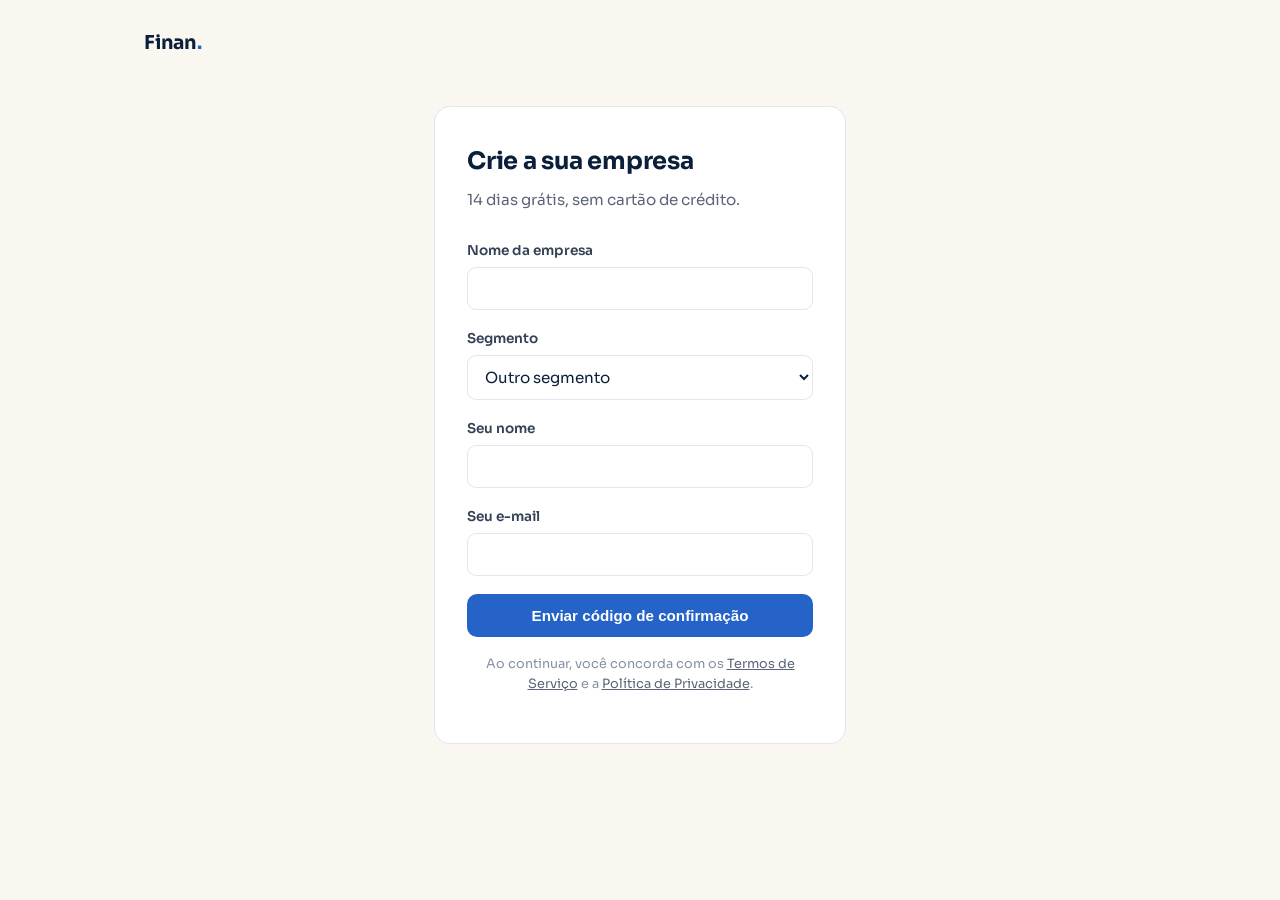
<file: site/criar-conta.html>
<!DOCTYPE html>
<html lang="pt-BR">
<head>
<meta charset="UTF-8">
<meta name="viewport" content="width=device-width, initial-scale=1.0">
<meta name="theme-color" content="#faf7f0">
<title>Criar conta — Finan.</title>
<meta name="description" content="Crie a sua empresa no Finan. e experimente grátis por 14 dias.">
<link rel="icon" href="../icons/icon-192.png">
<link rel="stylesheet" href="https://fonts.googleapis.com/css2?family=Sora:wght@400;500;600;700;800&display=swap">
<style>
:root{color-scheme:light}
*{box-sizing:border-box}
body{margin:0;background:#faf7f0;color:#0b1f3a;font-family:"Sora",system-ui,sans-serif;line-height:1.55;min-height:100vh}
.topbar{max-width:1040px;margin:0 auto;padding:28px 24px;display:flex}
.wordmark{font-weight:700;font-size:1.2rem;letter-spacing:-.01em;color:#0b1f3a;text-decoration:none}
.wordmark .dot{color:#2563c9}
.wrap{max-width:460px;margin:20px auto 80px;padding:0 24px}
.card{background:#fff;border:1px solid #e3e6ec;border-radius:16px;padding:36px 32px}
h1{font-size:1.5rem;letter-spacing:-.01em;margin:0 0 8px}
.sub{color:#5b6577;font-size:.95rem;margin:0 0 28px}
label{display:block;font-size:.85rem;font-weight:600;color:#334155;margin:0 0 6px}
.campo{margin-bottom:18px}
input,select{width:100%;padding:11px 13px;border:1px solid #e3e6ec;border-radius:9px;font-family:inherit;font-size:.95rem;color:#0b1f3a;background:#fff}
input:focus,select:focus{outline:2px solid #2563c9;outline-offset:1px}
.btn{width:100%;display:inline-flex;align-items:center;justify-content:center;border-radius:10px;padding:13px 20px;font-weight:600;font-size:.95rem;border:none;cursor:pointer;background:#2563c9;color:#fff}
.btn:hover{background:#1f54ab}
.btn:disabled{opacity:.6;cursor:default}
.erro{background:#fdecea;border:1px solid #f3c4bd;color:#9c2b1f;border-radius:9px;padding:10px 14px;font-size:.88rem;margin-bottom:18px}
.voltar{display:inline-block;margin-top:16px;font-size:.88rem;color:#5b6577;text-decoration:none;cursor:pointer;background:none;border:none;padding:0}
.voltar:hover{color:#2563c9}
.codigo-info{font-size:.9rem;color:#5b6577;margin-bottom:20px}
.sucesso-icone{width:52px;height:52px;border-radius:50%;background:rgba(30,142,90,.12);color:#1e8e5a;display:flex;align-items:center;justify-content:center;font-size:1.5rem;margin-bottom:18px}
.fineprint{font-size:.8rem;color:#8691a3;margin-top:18px;text-align:center}
.fineprint a{color:#5b6577}
[hidden]{display:none !important}
</style>
</head>
<body>

<header class="topbar">
  <a class="wordmark" href="./">Finan<span class="dot">.</span></a>
</header>

<main class="wrap">
  <div class="card">

    <section id="passo-dados">
      <h1>Crie a sua empresa</h1>
      <p class="sub">14 dias grátis, sem cartão de crédito.</p>
      <div id="erro-dados" class="erro" hidden></div>
      <form id="form-dados">
        <div class="campo">
          <label for="campo-empresa">Nome da empresa</label>
          <input type="text" id="campo-empresa" maxlength="80" required>
        </div>
        <div class="campo">
          <label for="campo-segmento">Segmento</label>
          <select id="campo-segmento">
            <option value="joalheria">Joalheria</option>
            <option value="petshop">Petshop</option>
            <option value="comercio">Comércio em geral</option>
            <option value="servicos">Serviços</option>
            <option value="alimentacao">Alimentação</option>
            <option value="saude">Saúde e bem-estar</option>
            <option value="outro" selected>Outro segmento</option>
          </select>
        </div>
        <div class="campo">
          <label for="campo-nome">Seu nome</label>
          <input type="text" id="campo-nome" maxlength="80" required>
        </div>
        <div class="campo">
          <label for="campo-email">Seu e-mail</label>
          <input type="email" id="campo-email" maxlength="120" required>
        </div>
        <button type="submit" class="btn" id="btn-enviar-codigo">Enviar código de confirmação</button>
      </form>
      <p class="fineprint">Ao continuar, você concorda com os <a href="../termos.html">Termos de Serviço</a> e a <a href="../privacidade.html">Política de Privacidade</a>.</p>
    </section>

    <section id="passo-codigo" hidden>
      <h1>Confirme o seu e-mail</h1>
      <p class="codigo-info" id="codigo-info"></p>
      <div id="erro-codigo" class="erro" hidden></div>
      <form id="form-codigo">
        <div class="campo">
          <label for="campo-codigo">Código de 6 dígitos</label>
          <input type="text" id="campo-codigo" inputmode="numeric" maxlength="6" pattern="[0-9]{6}" required>
        </div>
        <button type="submit" class="btn" id="btn-confirmar">Confirmar e criar empresa</button>
      </form>
      <button type="button" class="voltar" id="btn-voltar">← Usar outro e-mail</button>
    </section>

    <section id="passo-pronto" hidden>
      <div class="sucesso-icone">✓</div>
      <h1 id="pronto-titulo">Empresa criada!</h1>
      <p class="sub" id="pronto-sub">Você tem 14 dias grátis para testar o Finan.</p>
      <a class="btn" href="../index.html" style="text-decoration:none">Entrar agora</a>
    </section>

  </div>
</main>

<script src="../js/config.js"></script>
<script>
// Sem biblioteca: as duas ações (signupRequestCode/signupConfirmar) já
// existem no gateway (ver apps-script/Code.gs e CLAUDE.md "Cadastro
// self-service"). Este arquivo é autocontido de propósito — não carrega o
// resto do app, só fala com o mesmo CONFIG.GATEWAY_URL que ele usa.

// reCAPTCHA: vazio até existir uma chave real (a chave pública vai aqui; a
// contraparte secreta é a Script Property RECAPTCHA_SECRET_KEY no servidor)
// — com isso em branco, o formulário funciona normalmente, só sem a camada
// de robô; ver a nota em verificarCaptcha_ no Code.gs.
const RECAPTCHA_SITE_KEY = "6LchpwcuAAAAAGZqShASDcrEN6e-TQ_bxTlI2v9-";

// A biblioteca do reCAPTCHA v3 só é carregada quando há uma chave de verdade
// — um <script src> fixo aqui não faria nada útil com a chave em branco, e
// carregar sempre faria esta página (deliberadamente autocontida, sem o
// resto do app) falar com o Google mesmo antes de qualquer configuração.
// Sem isso, window.grecaptcha nunca existiria e o token enviado seria sempre
// vazio — inofensivo hoje (o servidor também não checa nada ainda), mas no
// instante em que RECAPTCHA_SECRET_KEY for configurada no servidor, um token
// sempre vazio faria TODO cadastro ser recusado como "robô".
const recaptchaPronto = RECAPTCHA_SITE_KEY
  ? new Promise((resolve) => {
      const script = document.createElement("script");
      script.src = "https://www.google.com/recaptcha/api.js?render=" + encodeURIComponent(RECAPTCHA_SITE_KEY);
      script.onload = () => window.grecaptcha.ready(resolve);
      document.head.appendChild(script);
    })
  : Promise.resolve();

let emailPendente = "";

function mostrarPasso(id) {
  ["passo-dados", "passo-codigo", "passo-pronto"].forEach((p) => {
    document.getElementById(p).hidden = p !== id;
  });
}

function mostrarErro(elId, mensagem) {
  const el = document.getElementById(elId);
  el.textContent = mensagem;
  el.hidden = false;
}

function esconderErro(elId) {
  document.getElementById(elId).hidden = true;
}

async function chamarGateway(action, params) {
  const response = await fetch(CONFIG.GATEWAY_URL, {
    method: "POST",
    headers: { "Content-Type": "text/plain;charset=utf-8" },
    body: JSON.stringify(Object.assign({ action: action, token: "" }, params)),
  });
  let payload;
  try {
    payload = await response.json();
  } catch (err) {
    throw new Error("Resposta inválida do servidor. Tente novamente em instantes.");
  }
  if (!payload || payload.ok !== true) {
    throw new Error((payload && payload.error) || "Erro no servidor. Tente novamente.");
  }
  return payload.data;
}

document.getElementById("form-dados").addEventListener("submit", async (event) => {
  event.preventDefault();
  esconderErro("erro-dados");
  const nomeEmpresa = document.getElementById("campo-empresa").value.trim();
  const segmento = document.getElementById("campo-segmento").value;
  const nomeResponsavel = document.getElementById("campo-nome").value.trim();
  const email = document.getElementById("campo-email").value.trim();
  const botao = document.getElementById("btn-enviar-codigo");
  botao.disabled = true;
  botao.textContent = "Enviando...";
  try {
    await recaptchaPronto;
    const captchaToken = window.grecaptcha && RECAPTCHA_SITE_KEY ? await grecaptcha.execute(RECAPTCHA_SITE_KEY, { action: "signup" }) : "";
    await chamarGateway("signupRequestCode", { nomeEmpresa: nomeEmpresa, segmento: segmento, nomeResponsavel: nomeResponsavel, email: email, captchaToken: captchaToken });
    emailPendente = email;
    const info = document.getElementById("codigo-info");
    info.textContent = "";
    info.appendChild(document.createTextNode("Enviamos um código de 6 dígitos para "));
    const forte = document.createElement("strong");
    forte.textContent = email;
    info.appendChild(forte);
    info.appendChild(document.createTextNode("."));
    mostrarPasso("passo-codigo");
    document.getElementById("campo-codigo").focus();
  } catch (err) {
    mostrarErro("erro-dados", err.message);
  } finally {
    botao.disabled = false;
    botao.textContent = "Enviar código de confirmação";
  }
});

document.getElementById("form-codigo").addEventListener("submit", async (event) => {
  event.preventDefault();
  esconderErro("erro-codigo");
  const codigo = document.getElementById("campo-codigo").value.trim();
  const botao = document.getElementById("btn-confirmar");
  botao.disabled = true;
  botao.textContent = "Confirmando...";
  try {
    await chamarGateway("signupConfirmar", { email: emailPendente, codigo: codigo });
    mostrarPasso("passo-pronto");
  } catch (err) {
    mostrarErro("erro-codigo", err.message);
  } finally {
    botao.disabled = false;
    botao.textContent = "Confirmar e criar empresa";
  }
});

document.getElementById("btn-voltar").addEventListener("click", () => {
  esconderErro("erro-codigo");
  document.getElementById("campo-codigo").value = "";
  mostrarPasso("passo-dados");
});
</script>
</body>
</html>
</file>
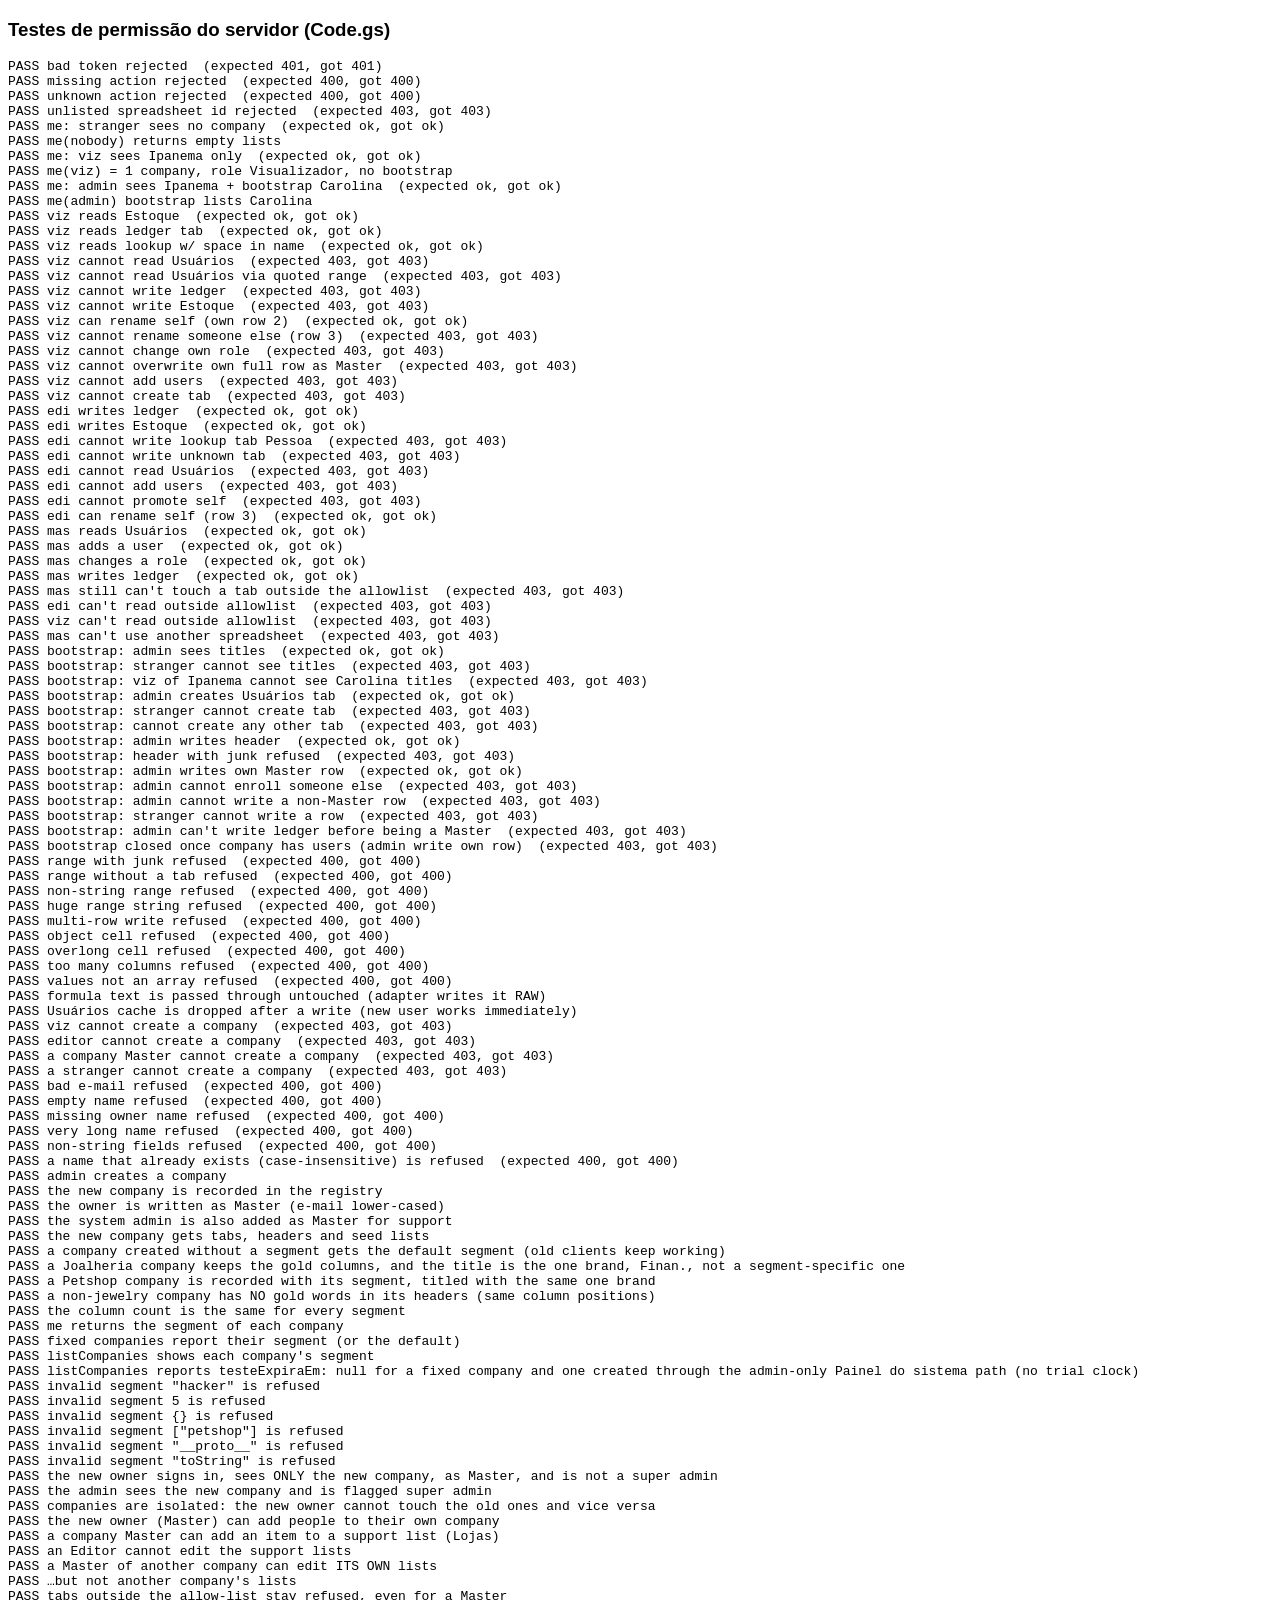
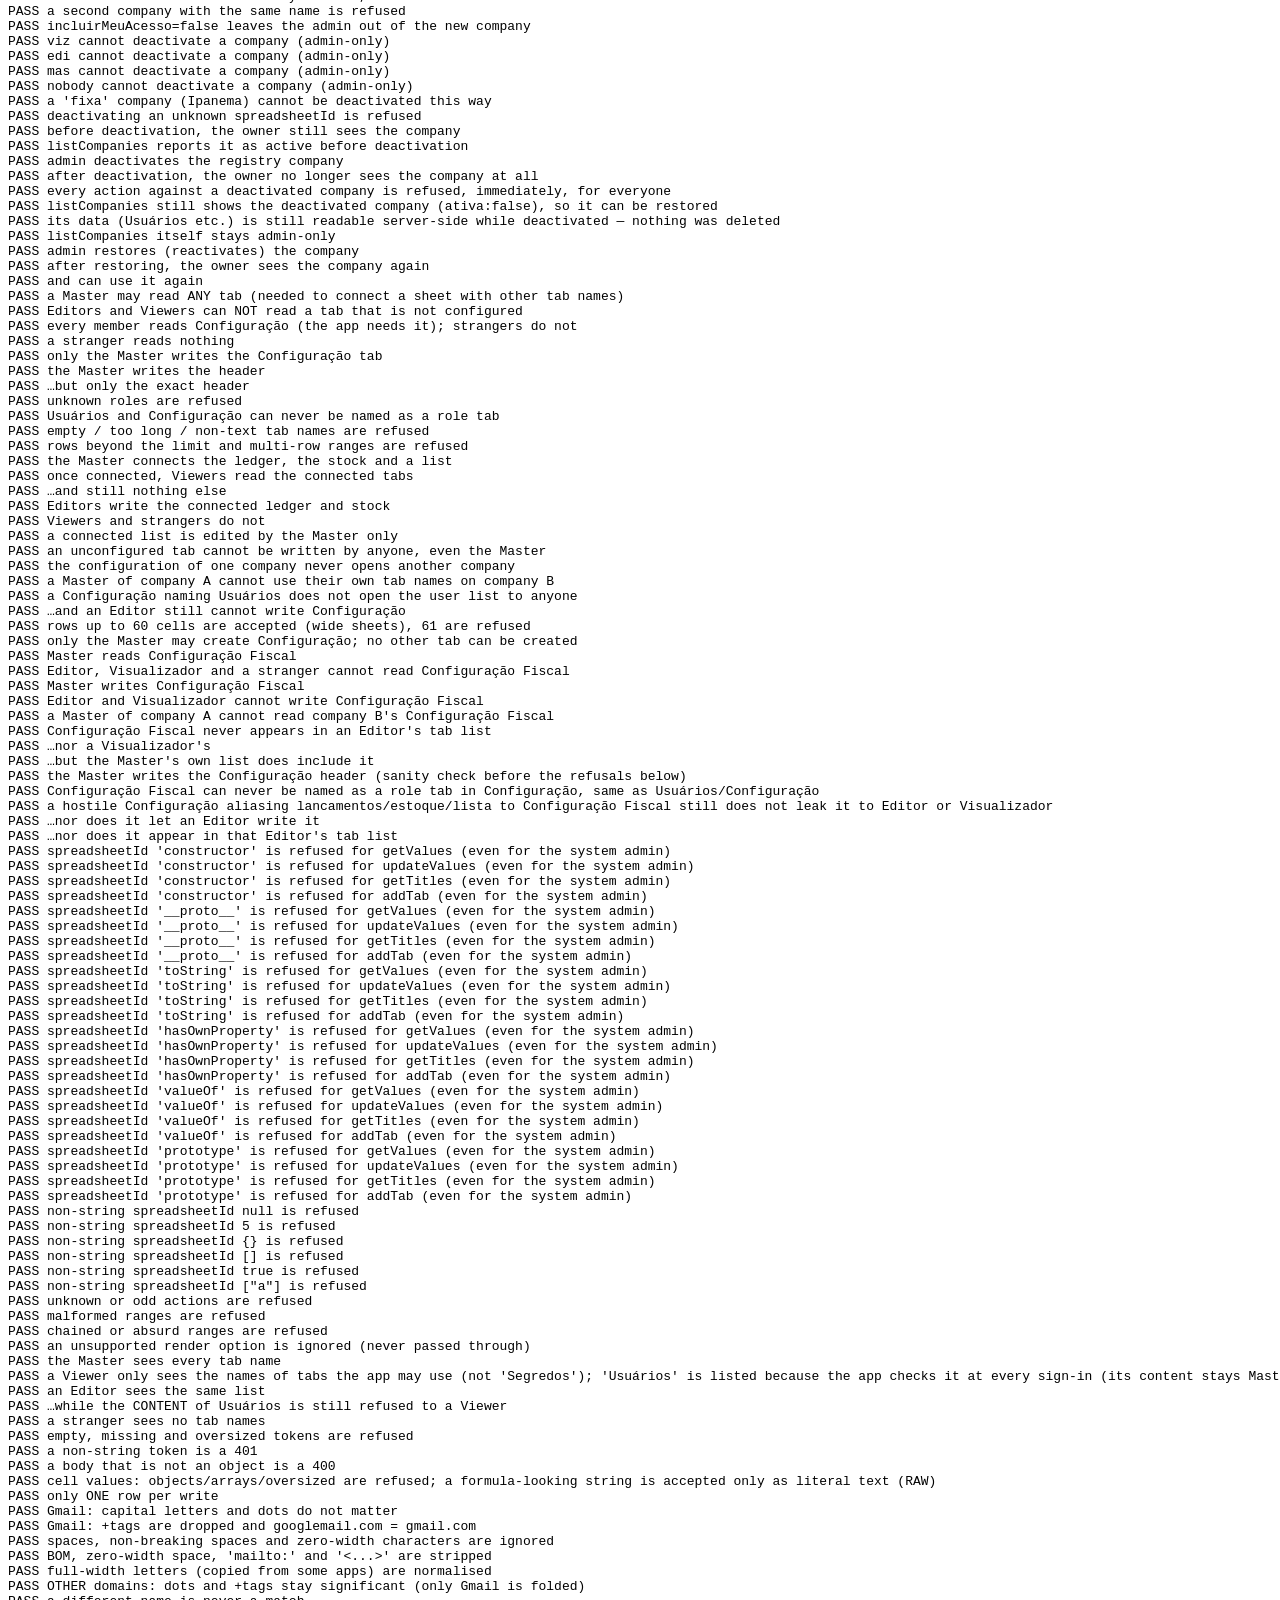
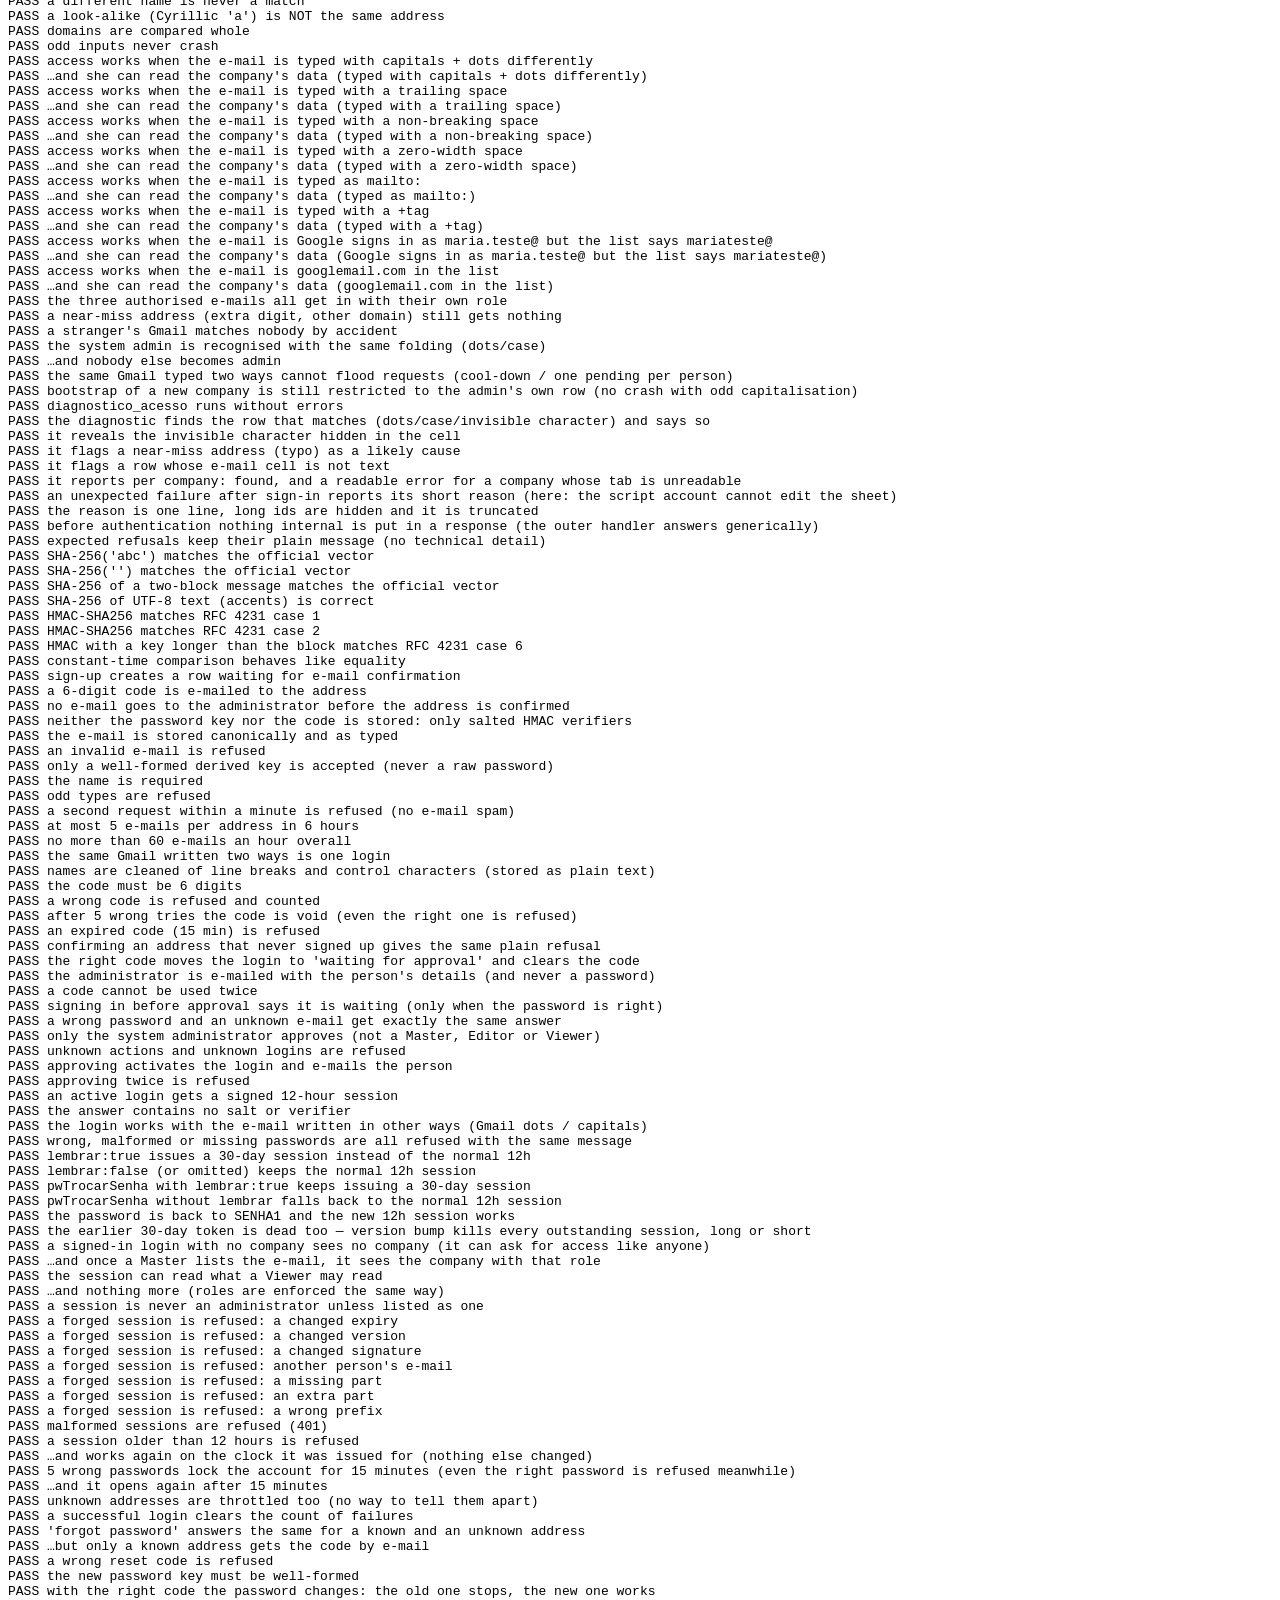
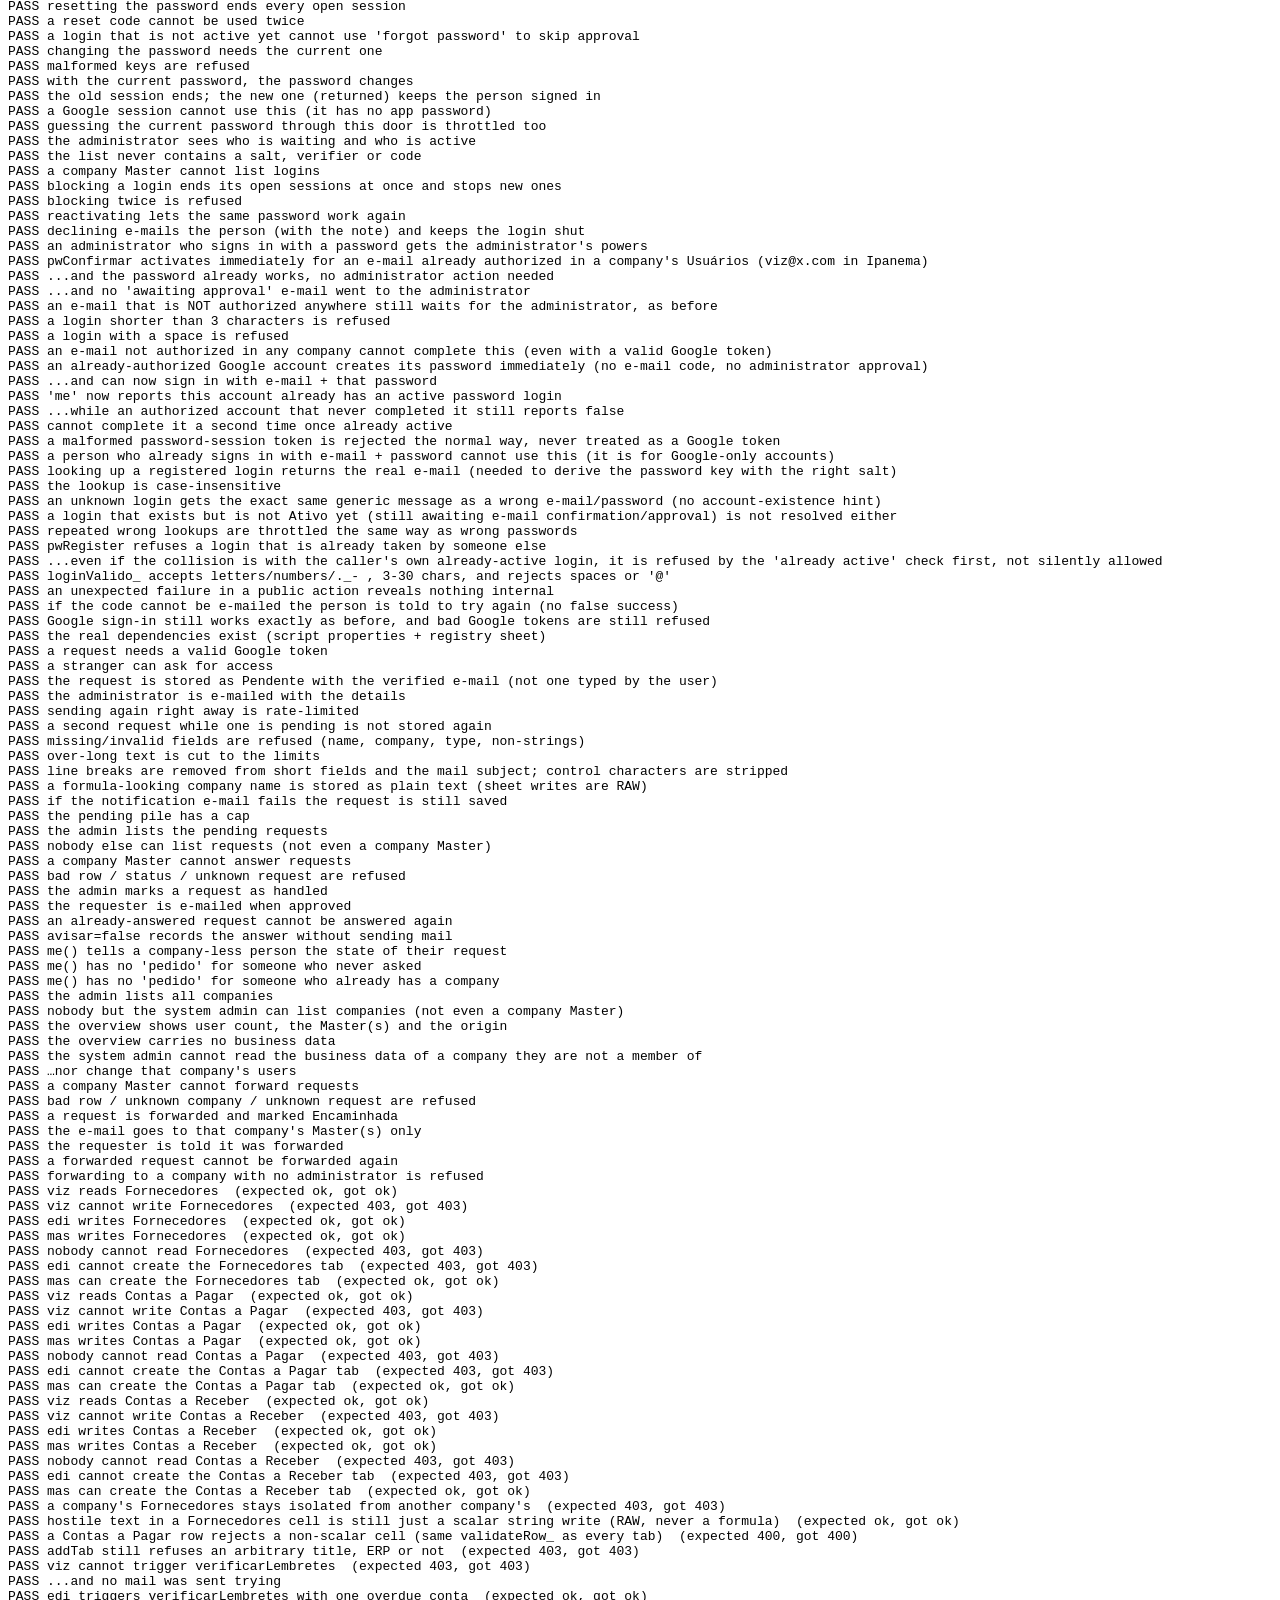
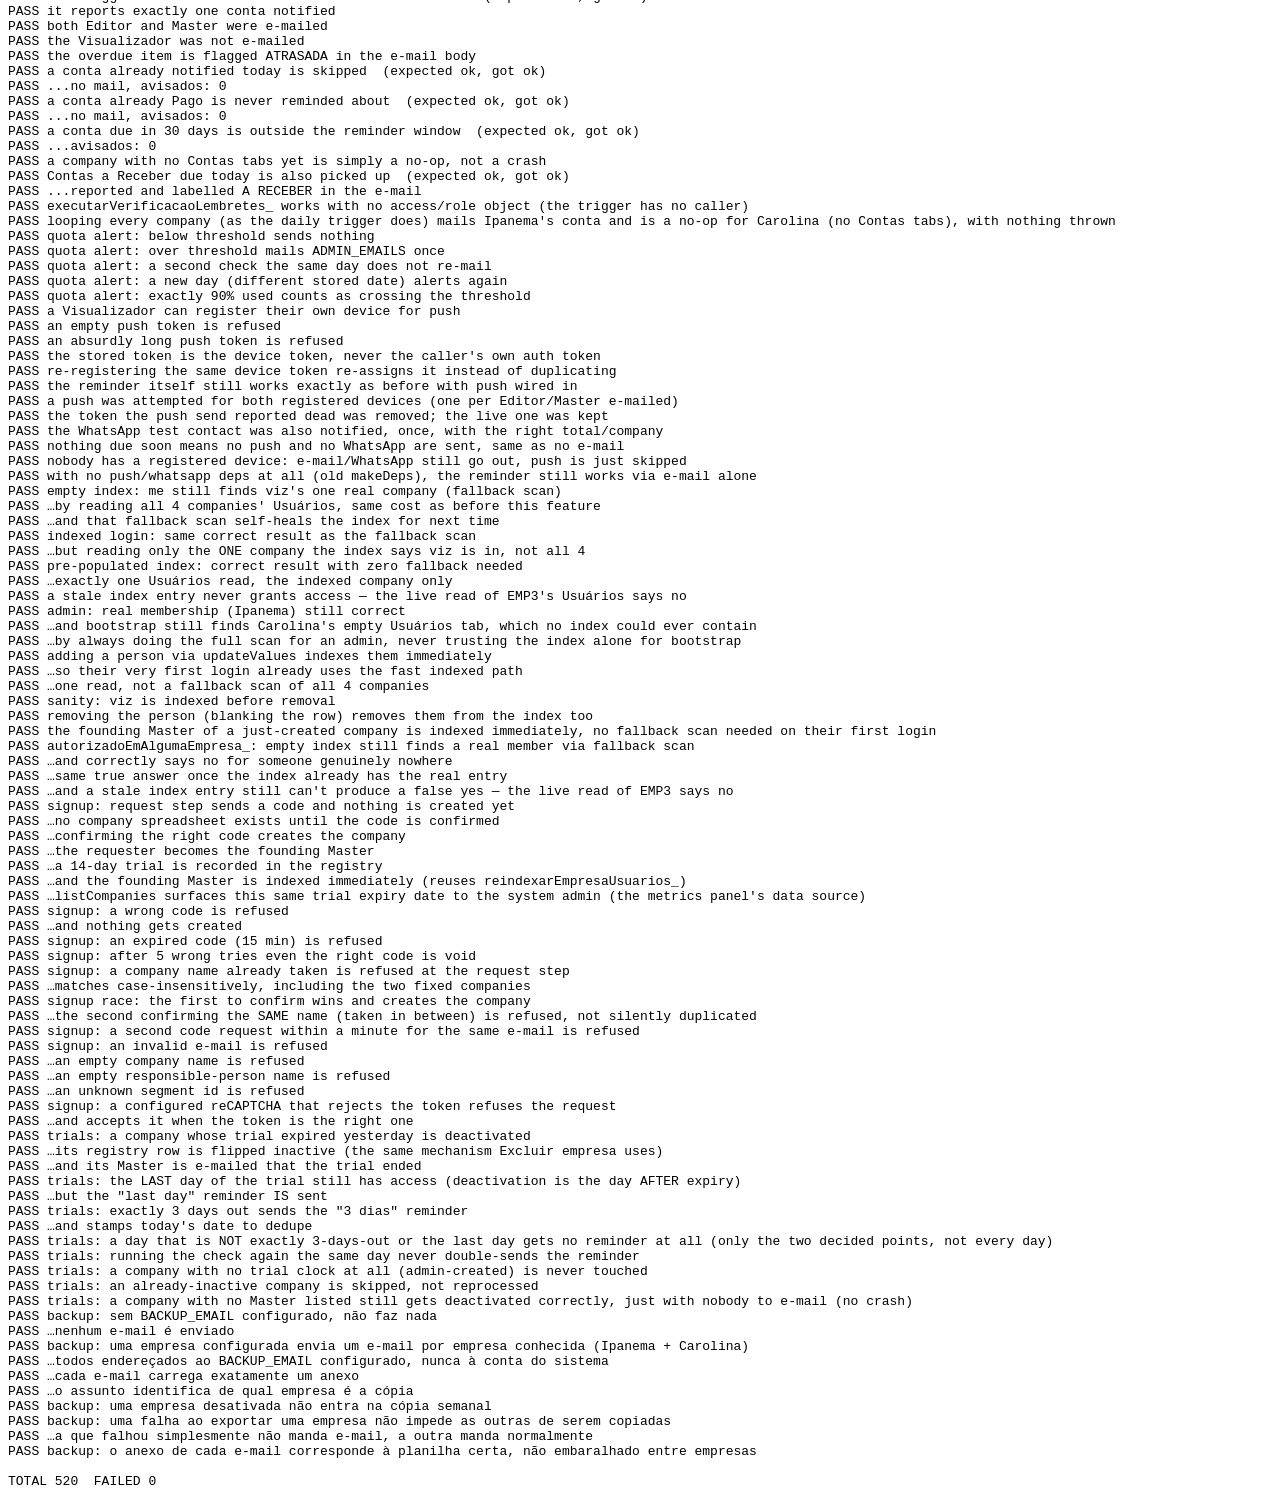
<file: apps-script/testes/permissoes.html>
<!DOCTYPE html><html><head><meta charset="utf-8"></head><body><h3 style="font-family:sans-serif">Testes de permissão do servidor (Code.gs)</h3><pre id="out">rodando…</pre>
<script src="../Code.gs"></script>
<script>
window.onerror=(m,src,l)=>{document.getElementById('out').textContent='ERROR: '+m+' (linha '+l+')';};
const ADMIN_EMAIL = GATEWAY_CONFIG.ADMIN_EMAILS[0].trim().toLowerCase();
const IPA = "1nZsFn7K2PpMq36jmBr6hjqHZU8gqHzjPUEzG0rFmmUQ";
const CAR = "1DdJs0mLYiJuMctNVc-xN1rZgs3OEXOgZI5JJjfeU2AA";
const TOKENS = { admin: ADMIN_EMAIL, viz: "viz@x.com", edi: "edi@x.com", mas: "mas@x.com", nobody: "nobody@x.com" };

function makeDeps(state) {
  const cacheStore = {};
  return {
    config: GATEWAY_CONFIG,
    verifyToken: (t) => { if (!TOKENS[t]) throw new GatewayError_(401, "bad token"); return TOKENS[t]; },
    cache: { get: (k) => cacheStore[k] || null, put: (k, v) => { cacheStore[k] = v; }, remove: (k) => { delete cacheStore[k]; } },
    lock: (fn) => fn(),
    now: () => Date.now(),
    requests: {
      list: () => state.__requests.map((r) => Object.assign({}, r)),
      add: (r) => { state.__requests.push({ linha: state.__requests.length + 2, data: "2026-09-19", email: r.email, nome: r.nome, empresa: r.empresa, tipo: r.tipo, mensagem: r.mensagem, status: "Pendente", nota: "" }); },
      setStatus: (linha, status, nota) => { const r = state.__requests.filter((x) => x.linha === linha)[0]; if (r) { r.status = status; r.nota = nota; } },
    },
    mail: { send: (m) => { if (state.__mailFail) throw new Error("mail down"); state.__mail.push(m); } },
    quotaEmail: {
      getUltimoAlerta: () => state.__quotaAlerta || null,
      setUltimoAlerta: (d) => { state.__quotaAlerta = d; },
    },
    registry: {
      list: () => state.__registry.filter((e) => e.ativa !== false).map((e) => Object.assign({}, e)),
      listAll: () => state.__registry.map((e) => Object.assign({}, e)),
      add: (e) => { state.__registry.push({ spreadsheetId: e.spreadsheetId, empresa: e.empresa, sheetName: "Lançamento", segmento: e.segmento, ativa: true, testeExpiraEm: e.testeExpiraEm || null, avisoTesteEm: null }); },
      setActive: (spreadsheetId, ativa) => {
        const e = state.__registry.filter((x) => x.spreadsheetId === spreadsheetId)[0];
        if (!e) return false;
        e.ativa = ativa;
        return true;
      },
      marcarAvisoTeste: (spreadsheetId, serial) => {
        const e = state.__registry.filter((x) => x.spreadsheetId === spreadsheetId)[0];
        if (!e) return false;
        e.avisoTesteEm = serial;
        return true;
      },
    },
    sheets: {
      getTitles: (id) => Object.keys(state[id]),
      getValues: (id, range) => { const tab = range.split("!")[0].replace(/^'|'$/g, ""); if (!state[id] || !state[id][tab]) throw new Error("Unable to parse range: " + range); return state[id][tab].slice(1); },
      updateValues: (id, range, values) => {
        state[id].__log = (state[id].__log || []).concat([[range, values]]);
        const mc = /^Configuração!A(\d+):[BC]\d+$/.exec(range);
        if (mc) { state[id]["Configuração"] = state[id]["Configuração"] || [["Papel", "Aba"]]; state[id]["Configuração"][Number(mc[1]) - 1] = values[0]; }
        const m = /^Usuários!A(\d+):C\d+$/.exec(range);
        if (m) { state[id]["Usuários"] = state[id]["Usuários"] || [["Email", "Nome", "Perfil"]]; state[id]["Usuários"][Number(m[1]) - 1] = values[0]; }
      },
      createCompanySpreadsheet: (title, nome, segmento) => {
        const id = "NEW" + (++state.__created);
        state[id] = {};
        state.__titles = (state.__titles || {}); state.__titles[id] = title;
        companyTemplate_(segmento).forEach((t) => { state[id][t.name] = [t.headers].concat(t.seeds(nome)); });
        return id;
      },
      addTab: (id, title) => { state[id][title] = [["Email","Nome","Perfil"]]; },
    },
  };
}
function freshState() {
  return {
    __created: 0, __registry: [], __requests: [], __mail: [], __quotaAlerta: null,
    [IPA]: { Lojas: [[]], Contas: [[]], Empresas: [[]], Categoria: [[]], Pessoa: [[]], Produto: [[]], "Tipo de Produto": [[]], Marcas: [[]], "Lançamento": [[]], Estoque: [[]], Fornecedores: [[]], "Contas a Pagar": [[]], "Contas a Receber": [[]], Usuários: [["Email","Nome","Perfil"], ["viz@x.com","Viz","Visualizador"], ["edi@x.com","Edi","Editor"], ["mas@x.com","Mas","Master"], [ADMIN_EMAIL,"Matheus","Master"]] },
    [CAR]: { "Lançamento": [[]], Estoque: [[]] }, // no Usuários tab yet
  };
}
const results = [];
function run(name, who, body, expect) {
  const state = freshState();
  return runOn(name, who, body, expect, state);
}
function runOn(name, who, body, expect, state) {
  const deps = makeDeps(state);
  let outcome;
  try { const data = handleRequest(Object.assign({ token: who }, body), deps); outcome = "ok"; var payload = data; }
  catch (e) { outcome = e instanceof GatewayError_ ? String(e.status) : "CRASH:" + e.message; }
  const pass = String(expect) === outcome;
  results.push((pass ? "PASS " : "FAIL ") + name + "  (expected " + expect + ", got " + outcome + ")");
  return { outcome, payload, state };
}
const u = (extra) => Object.assign({ spreadsheetId: IPA }, extra);
const row = (r) => [r];

// --- authentication
run("bad token rejected", "zzz", u({ action: "getTitles" }), 401);
run("missing action rejected", "viz", u({}), 400);
run("unknown action rejected", "viz", u({ action: "drop" }), 400);
run("unlisted spreadsheet id rejected", "mas", { action: "getValues", spreadsheetId: "EVIL", range: "Estoque!A2:P" }, 403);

// --- discovery
const meNobody = run("me: stranger sees no company", "nobody", { action: "me" }, "ok");
results.push((meNobody.payload.companies.length === 0 && meNobody.payload.bootstrap.length === 0 ? "PASS" : "FAIL") + " me(nobody) returns empty lists");
const meViz = run("me: viz sees Ipanema only", "viz", { action: "me" }, "ok");
results.push((meViz.payload.companies.length === 1 && meViz.payload.companies[0].perfil === "Visualizador" && meViz.payload.bootstrap.length === 0 ? "PASS" : "FAIL") + " me(viz) = 1 company, role Visualizador, no bootstrap");
const meAdmin = run("me: admin sees Ipanema + bootstrap Carolina", "admin", { action: "me" }, "ok");
results.push((meAdmin.payload.companies.length === 1 && meAdmin.payload.bootstrap.length === 1 && meAdmin.payload.bootstrap[0].empresa === "Carolina Joias" ? "PASS" : "FAIL") + " me(admin) bootstrap lists Carolina");

// --- Visualizador: read-only
run("viz reads Estoque", "viz", u({ action: "getValues", range: "Estoque!A2:P" }), "ok");
run("viz reads ledger tab", "viz", u({ action: "getValues", range: "Lançamento!A2:J" }), "ok");
run("viz reads lookup w/ space in name", "viz", u({ action: "getValues", range: "Tipo de Produto!A2:D" }), "ok");
run("viz cannot read Usuários", "viz", u({ action: "getValues", range: "Usuários!A2:C" }), 403);
run("viz cannot read Usuários via quoted range", "viz", u({ action: "getValues", range: "'Usuários'!A2:C" }), 403);
run("viz cannot write ledger", "viz", u({ action: "updateValues", range: "Lançamento!A5:J5", values: row(["x"]) }), 403);
run("viz cannot write Estoque", "viz", u({ action: "updateValues", range: "Estoque!A5:P5", values: row(["x"]) }), 403);
run("viz can rename self (own row 2)", "viz", u({ action: "updateValues", range: "Usuários!B2:B2", values: row(["Novo"]) }), "ok");
run("viz cannot rename someone else (row 3)", "viz", u({ action: "updateValues", range: "Usuários!B3:B3", values: row(["Hack"]) }), 403);
run("viz cannot change own role", "viz", u({ action: "updateValues", range: "Usuários!C2:C2", values: row(["Master"]) }), 403);
run("viz cannot overwrite own full row as Master", "viz", u({ action: "updateValues", range: "Usuários!A2:C2", values: row(["viz@x.com","Viz","Master"]) }), 403);
run("viz cannot add users", "viz", u({ action: "updateValues", range: "Usuários!A9:C9", values: row(["evil@x.com","Evil","Master"]) }), 403);
run("viz cannot create tab", "viz", u({ action: "addTab", title: "Usuários" }), 403);

// --- Editor
run("edi writes ledger", "edi", u({ action: "updateValues", range: "Lançamento!A5:J5", values: row([1, "a", null, true]) }), "ok");
run("edi writes Estoque", "edi", u({ action: "updateValues", range: "Estoque!A5:P5", values: row(["x"]) }), "ok");
run("edi cannot write lookup tab Pessoa", "edi", u({ action: "updateValues", range: "Pessoa!A2:D2", values: row(["x"]) }), 403);
run("edi cannot write unknown tab", "edi", u({ action: "updateValues", range: "Segredos!A1:A1", values: row(["x"]) }), 403);
run("edi cannot read Usuários", "edi", u({ action: "getValues", range: "Usuários!A2:C" }), 403);
run("edi cannot add users", "edi", u({ action: "updateValues", range: "Usuários!A9:C9", values: row(["evil@x.com","Evil","Editor"]) }), 403);
run("edi cannot promote self", "edi", u({ action: "updateValues", range: "Usuários!C3:C3", values: row(["Master"]) }), 403);
run("edi can rename self (row 3)", "edi", u({ action: "updateValues", range: "Usuários!B3:B3", values: row(["Edi 2"]) }), "ok");

// --- Master
run("mas reads Usuários", "mas", u({ action: "getValues", range: "Usuários!A2:C" }), "ok");
run("mas adds a user", "mas", u({ action: "updateValues", range: "Usuários!A9:C9", values: row(["new@x.com","New","Editor"]) }), "ok");
run("mas changes a role", "mas", u({ action: "updateValues", range: "Usuários!C2:C2", values: row(["Editor"]) }), "ok");
run("mas writes ledger", "mas", u({ action: "updateValues", range: "Lançamento!A5:J5", values: row(["x"]) }), "ok");
run("mas still can't touch a tab outside the allowlist", "mas", u({ action: "updateValues", range: "Segredos!A1:A1", values: row(["x"]) }), 403);
run("edi can't read outside allowlist", "edi", u({ action: "getValues", range: "Segredos!A1:A5" }), 403);
run("viz can't read outside allowlist", "viz", u({ action: "getValues", range: "Segredos!A1:A5" }), 403);
run("mas can't use another spreadsheet", "mas", { action: "getValues", spreadsheetId: CAR, range: "Estoque!A2:P" }, 403);

// --- Bootstrap (Carolina has no Usuários tab)
const boot = (who, body) => run("", who, Object.assign({ spreadsheetId: CAR }, body), "ok");
run("bootstrap: admin sees titles", "admin", { action: "getTitles", spreadsheetId: CAR }, "ok");
run("bootstrap: stranger cannot see titles", "nobody", { action: "getTitles", spreadsheetId: CAR }, 403);
run("bootstrap: viz of Ipanema cannot see Carolina titles", "viz", { action: "getTitles", spreadsheetId: CAR }, 403);
run("bootstrap: admin creates Usuários tab", "admin", { action: "addTab", spreadsheetId: CAR, title: "Usuários" }, "ok");
run("bootstrap: stranger cannot create tab", "nobody", { action: "addTab", spreadsheetId: CAR, title: "Usuários" }, 403);
run("bootstrap: cannot create any other tab", "admin", { action: "addTab", spreadsheetId: CAR, title: "Financeiro" }, 403);
run("bootstrap: admin writes header", "admin", { action: "updateValues", spreadsheetId: CAR, range: "Usuários!A1:C1", values: row(["Email","Nome","Perfil"]) }, "ok");
run("bootstrap: header with junk refused", "admin", { action: "updateValues", spreadsheetId: CAR, range: "Usuários!A1:C1", values: row(["x","y","z"]) }, 403);
run("bootstrap: admin writes own Master row", "admin", { action: "updateValues", spreadsheetId: CAR, range: "Usuários!A2:C2", values: row([ADMIN_EMAIL,"Matheus","Master"]) }, "ok");
run("bootstrap: admin cannot enroll someone else", "admin", { action: "updateValues", spreadsheetId: CAR, range: "Usuários!A2:C2", values: row(["evil@x.com","Evil","Master"]) }, 403);
run("bootstrap: admin cannot write a non-Master row", "admin", { action: "updateValues", spreadsheetId: CAR, range: "Usuários!A2:C2", values: row([ADMIN_EMAIL,"M","Visualizador"]) }, 403);
run("bootstrap: stranger cannot write a row", "nobody", { action: "updateValues", spreadsheetId: CAR, range: "Usuários!A2:C2", values: row(["nobody@x.com","N","Master"]) }, 403);
run("bootstrap: admin can't write ledger before being a Master", "admin", { action: "updateValues", spreadsheetId: CAR, range: "Lançamento!A2:J2", values: row(["x"]) }, 403);

// --- once a company HAS users, bootstrap is closed even for the admin
(function () {
  const state = freshState();
  state[CAR].Usuários = [["Email","Nome","Perfil"], ["other@x.com","Other","Master"]];
  const r = runOn("bootstrap closed once company has users (admin write own row)", "admin", { action: "updateValues", spreadsheetId: CAR, range: "Usuários!A3:C3", values: row([ADMIN_EMAIL,"M","Master"]) }, 403, state);
})();

// --- input validation
run("range with junk refused", "mas", u({ action: "getValues", range: "Estoque!A1:B2;DROP" }), 400);
run("range without a tab refused", "mas", u({ action: "getValues", range: "A1:B2" }), 400);
run("non-string range refused", "mas", u({ action: "getValues", range: { a: 1 } }), 400);
run("huge range string refused", "mas", u({ action: "getValues", range: "Estoque!" + "A".repeat(200) }), 400);
run("multi-row write refused", "edi", u({ action: "updateValues", range: "Estoque!A5:P6", values: [["a"], ["b"]] }), 400);
run("object cell refused", "edi", u({ action: "updateValues", range: "Estoque!A5:P5", values: row([{ f: "=1" }]) }), 400);
run("overlong cell refused", "edi", u({ action: "updateValues", range: "Estoque!A5:P5", values: row(["x".repeat(3000)]) }), 400);
run("too many columns refused", "edi", u({ action: "updateValues", range: "Estoque!A5:P5", values: row(new Array(61).fill("a")) }), 400);
run("values not an array refused", "edi", u({ action: "updateValues", range: "Estoque!A5:P5", values: "abc" }), 400);

// --- writes reach the sheet API exactly as sent (RAW, single row), and Usuários cache is invalidated
(function () {
  const state = freshState();
  const deps = makeDeps(state);
  handleRequest({ token: "mas", action: "updateValues", spreadsheetId: IPA, range: "Lançamento!A5:J5", values: [["=IMPORTXML(\"x\")", 5]] }, deps);
  const logged = state[IPA].__log && state[IPA].__log[0];
  results.push((logged && logged[0] === "Lançamento!A5:J5" && logged[1][0][0] === "=IMPORTXML(\"x\")" ? "PASS" : "FAIL") + " formula text is passed through untouched (adapter writes it RAW)");
  // cache invalidation: add a user, then that user must be recognised on the very next call
  handleRequest({ token: "mas", action: "getValues", spreadsheetId: IPA, range: "Estoque!A2:P" }, deps); // primes the cache
  state[IPA].Usuários.push(["nobody@x.com", "Nobody", "Editor"]);
  handleRequest({ token: "mas", action: "updateValues", spreadsheetId: IPA, range: "Usuários!A10:C10", values: [["nobody@x.com", "Nobody", "Editor"]] }, deps);
  let seen = "no";
  try { handleRequest({ token: "nobody", action: "getValues", spreadsheetId: IPA, range: "Estoque!A2:P" }, deps); seen = "yes"; } catch (e) {}
  results.push((seen === "yes" ? "PASS" : "FAIL") + " Usuários cache is dropped after a write (new user works immediately)");
})();


// --- creating companies from inside the app (only ADMIN_EMAILS)
const cc = (who, body) => run("", who, Object.assign({ action: "createCompany" }, body), "ok");
run("viz cannot create a company", "viz", { action: "createCompany", nome: "Nova", ownerEmail: "n@x.com", ownerNome: "N" }, 403);
run("editor cannot create a company", "edi", { action: "createCompany", nome: "Nova", ownerEmail: "n@x.com", ownerNome: "N" }, 403);
run("a company Master cannot create a company", "mas", { action: "createCompany", nome: "Nova", ownerEmail: "n@x.com", ownerNome: "N" }, 403);
run("a stranger cannot create a company", "nobody", { action: "createCompany", nome: "Nova", ownerEmail: "n@x.com", ownerNome: "N" }, 403);
run("bad e-mail refused", "admin", { action: "createCompany", nome: "Nova", ownerEmail: "not-an-email", ownerNome: "N" }, 400);
run("empty name refused", "admin", { action: "createCompany", nome: "  ", ownerEmail: "n@x.com", ownerNome: "N" }, 400);
run("missing owner name refused", "admin", { action: "createCompany", nome: "Nova", ownerEmail: "n@x.com", ownerNome: "" }, 400);
run("very long name refused", "admin", { action: "createCompany", nome: "x".repeat(200), ownerEmail: "n@x.com", ownerNome: "N" }, 400);
run("non-string fields refused", "admin", { action: "createCompany", nome: { a: 1 }, ownerEmail: ["x"], ownerNome: 5 }, 400);
run("a name that already exists (case-insensitive) is refused", "admin", { action: "createCompany", nome: GATEWAY_CONFIG.SPREADSHEETS[IPA].empresa.toUpperCase(), ownerEmail: "n@x.com", ownerNome: "N" }, 400);

(function () {
  const state = freshState();
  const step = (who, body) => { const d = makeDeps(state); try { return { ok: true, data: handleRequest(Object.assign({ token: who }, body), d) }; } catch (e) { return { ok: false, status: e.status, msg: e.message }; } };
  const made = step("admin", { action: "createCompany", nome: "Empresa Nova", ownerEmail: "Dono@Nova.com", ownerNome: "Dona Nova", incluirMeuAcesso: true });
  results.push((made.ok && made.data.spreadsheetId === "NEW1" ? "PASS" : "FAIL") + " admin creates a company");
  results.push((state.__registry.length === 1 && state.__registry[0].empresa === "Empresa Nova" ? "PASS" : "FAIL") + " the new company is recorded in the registry");
  const usr = state.NEW1["Usuários"];
  results.push((usr[1][0] === "dono@nova.com" && usr[1][2] === "Master" ? "PASS" : "FAIL") + " the owner is written as Master (e-mail lower-cased)");
  results.push((usr[2] && usr[2][0] === ADMIN_EMAIL && usr[2][2] === "Master" ? "PASS" : "FAIL") + " the system admin is also added as Master for support");
  results.push((state.NEW1.Categoria.length > 1 && state.NEW1["Lançamento"][0][0] === "Data" ? "PASS" : "FAIL") + " the new company gets tabs, headers and seed lists");

  // segments
  results.push((state.__registry[0].segmento === SEGMENTO_PADRAO && state.__titles.NEW1 === "Empresa Nova — Finan." ? "PASS" : "FAIL") + " a company created without a segment gets the default segment (old clients keep working)");
  const joia = step("admin", { action: "createCompany", nome: "Joias Teste", ownerEmail: "j@x.com", ownerNome: "J", segmento: "joalheria" });
  results.push((joia.ok && state[joia.data.spreadsheetId]["Lançamento"][0][7] === "Peso (g)" && state[joia.data.spreadsheetId].Estoque[0][5] === "Peso em grama" && state[joia.data.spreadsheetId].Estoque[0][6] === "Pureza (k)" && state.__titles[joia.data.spreadsheetId] === "Joias Teste — Finan." ? "PASS" : "FAIL") + " a Joalheria company keeps the gold columns, and the title is the one brand, Finan., not a segment-specific one");
  const pet = step("admin", { action: "createCompany", nome: "Pet Feliz", ownerEmail: "pet@x.com", ownerNome: "Pet", segmento: "petshop" });
  results.push((pet.ok && pet.data.segmento === "petshop" && state.__registry.filter((e) => e.spreadsheetId === pet.data.spreadsheetId)[0].segmento === "petshop" && state.__titles[pet.data.spreadsheetId] === "Pet Feliz — Finan." ? "PASS" : "FAIL") + " a Petshop company is recorded with its segment, titled with the same one brand");
  const petSheet = state[pet.data.spreadsheetId];
  results.push((petSheet["Lançamento"][0][7] === "Quantidade" && petSheet.Estoque[0][5] === "Quantidade" && petSheet.Estoque[0][6] === "Especificação" && !JSON.stringify(petSheet).match(/Peso|Pureza|ouro|prata/i) ? "PASS" : "FAIL") + " a non-jewelry company has NO gold words in its headers (same column positions)");
  results.push((petSheet["Lançamento"][0].length === 10 && petSheet.Estoque[0].length === 16 ? "PASS" : "FAIL") + " the column count is the same for every segment");
  TOKENS.pet = "pet@x.com";
  const mePet = step("pet", { action: "me" });
  results.push((mePet.ok && mePet.data.companies[0].segmento === "petshop" ? "PASS" : "FAIL") + " me returns the segment of each company");
  const meAdm2 = step("admin", { action: "me" });
  results.push((meAdm2.data.companies.some((c) => c.spreadsheetId === IPA && c.segmento === (GATEWAY_CONFIG.SPREADSHEETS[IPA].segmento || SEGMENTO_PADRAO)) ? "PASS" : "FAIL") + " fixed companies report their segment (or the default)");
  const list = step("admin", { action: "listCompanies" });
  results.push((list.ok && list.data.empresas.some((e) => e.empresa === "Pet Feliz" && e.segmento === "petshop") ? "PASS" : "FAIL") + " listCompanies shows each company's segment");
  results.push((list.data.empresas.filter((e) => e.spreadsheetId === IPA)[0].testeExpiraEm === null && list.data.empresas.filter((e) => e.empresa === "Pet Feliz")[0].testeExpiraEm === null ? "PASS" : "FAIL") + " listCompanies reports testeExpiraEm: null for a fixed company and one created through the admin-only Painel do sistema path (no trial clock)");
  ["hacker", 5, {}, ["petshop"], "__proto__", "toString"].forEach((bad) => {
    const r = step("admin", { action: "createCompany", nome: "Ruim " + String(Math.random()), ownerEmail: "b@x.com", ownerNome: "B", segmento: bad });
    results.push((!r.ok && r.status === 400 ? "PASS" : "FAIL") + " invalid segment " + JSON.stringify(bad) + " is refused");
  });

  TOKENS.dono = "dono@nova.com"; TOKENS.dono2 = "dono2@nova.com";
  const meDono = step("dono", { action: "me" });
  results.push((meDono.ok && meDono.data.companies.length === 1 && meDono.data.companies[0].empresa === "Empresa Nova" && meDono.data.companies[0].perfil === "Master" && meDono.data.superAdmin === false ? "PASS" : "FAIL") + " the new owner signs in, sees ONLY the new company, as Master, and is not a super admin");
  const meAdm = step("admin", { action: "me" });
  results.push((meAdm.data.superAdmin === true && meAdm.data.companies.some((c) => c.empresa === "Empresa Nova") ? "PASS" : "FAIL") + " the admin sees the new company and is flagged super admin");

  // isolation
  const r1 = step("dono", { action: "getValues", spreadsheetId: IPA, range: "Estoque!A2:P" });
  const r2 = step("dono", { action: "updateValues", spreadsheetId: IPA, range: "Estoque!A5:P5", values: [["x"]] });
  const r3 = step("mas", { action: "getValues", spreadsheetId: "NEW1", range: "Estoque!A2:P" });
  results.push((!r1.ok && r1.status === 403 && !r2.ok && r2.status === 403 && !r3.ok && r3.status === 403 ? "PASS" : "FAIL") + " companies are isolated: the new owner cannot touch the old ones and vice versa");

  // the owner runs their own company: users + lists
  const add = step("dono", { action: "updateValues", spreadsheetId: "NEW1", range: "Usuários!A4:C4", values: [["func@nova.com", "Func", "Editor"]] });
  results.push((add.ok ? "PASS" : "FAIL") + " the new owner (Master) can add people to their own company");
  TOKENS.func = "func@nova.com";
  const lookupOwner = step("dono", { action: "updateValues", spreadsheetId: "NEW1", range: "Lojas!A3:C3", values: [[2, "Filial Norte", "2 - Filial Norte"]] });
  results.push((lookupOwner.ok ? "PASS" : "FAIL") + " a company Master can add an item to a support list (Lojas)");
  const lookupEditor = step("func", { action: "updateValues", spreadsheetId: "NEW1", range: "Lojas!A4:C4", values: [[3, "X", "3 - X"]] });
  results.push((!lookupEditor.ok && lookupEditor.status === 403 ? "PASS" : "FAIL") + " an Editor cannot edit the support lists");
  const lookupCross = step("mas", { action: "updateValues", spreadsheetId: IPA, range: "Pessoa!A9:C9", values: [[9, "Z", "9 - Z"]] });
  results.push((lookupCross.ok ? "PASS" : "FAIL") + " a Master of another company can edit ITS OWN lists");
  const lookupCross2 = step("mas", { action: "updateValues", spreadsheetId: "NEW1", range: "Pessoa!A9:C9", values: [[9, "Z", "9 - Z"]] });
  results.push((!lookupCross2.ok && lookupCross2.status === 403 ? "PASS" : "FAIL") + " …but not another company's lists");
  const badTab = step("dono", { action: "updateValues", spreadsheetId: "NEW1", range: "Segredos!A1:A1", values: [["x"]] });
  results.push((!badTab.ok && badTab.status === 403 ? "PASS" : "FAIL") + " tabs outside the allow-list stay refused, even for a Master");
  const dup = step("admin", { action: "createCompany", nome: "empresa nova", ownerEmail: "x@x.com", ownerNome: "X" });
  results.push((!dup.ok && dup.status === 400 ? "PASS" : "FAIL") + " a second company with the same name is refused");
  const noSelf = step("admin", { action: "createCompany", nome: "Terceira", ownerEmail: "t@x.com", ownerNome: "T" });
  results.push((noSelf.ok && state[noSelf.data.spreadsheetId]["Usuários"].length === 2 ? "PASS" : "FAIL") + " incluirMeuAcesso=false leaves the admin out of the new company");
})();

// --- excluir empresa (setCompanyActive) — soft, reversible deactivation
(function () {
  const state = freshState();
  const step = (who, body) => { const d = makeDeps(state); try { return { ok: true, data: handleRequest(Object.assign({ token: who }, body), d) }; } catch (e) { return { ok: false, status: e.status, msg: e.message }; } };
  const made = step("admin", { action: "createCompany", nome: "Para Excluir", ownerEmail: "excluir@x.com", ownerNome: "Dono" });
  const alvo = made.data.spreadsheetId;
  TOKENS.excluirDono = "excluir@x.com";

  ["viz", "edi", "mas", "nobody"].forEach((who) => {
    const r = step(who, { action: "setCompanyActive", spreadsheetId: alvo, ativa: false });
    results.push((!r.ok && r.status === 403 ? "PASS" : "FAIL") + " " + who + " cannot deactivate a company (admin-only)");
  });

  const fixa = step("admin", { action: "setCompanyActive", spreadsheetId: IPA, ativa: false });
  results.push((!fixa.ok && fixa.status === 400 ? "PASS" : "FAIL") + " a 'fixa' company (Ipanema) cannot be deactivated this way");

  const naoExiste = step("admin", { action: "setCompanyActive", spreadsheetId: "NAO-EXISTE", ativa: false });
  results.push((!naoExiste.ok && naoExiste.status === 400 ? "PASS" : "FAIL") + " deactivating an unknown spreadsheetId is refused");

  const antesMe = step("excluirDono", { action: "me" });
  results.push((antesMe.ok && antesMe.data.companies.some((c) => c.spreadsheetId === alvo) ? "PASS" : "FAIL") + " before deactivation, the owner still sees the company");
  const antesList = step("admin", { action: "listCompanies" });
  results.push((antesList.data.empresas.filter((e) => e.spreadsheetId === alvo)[0].ativa === true ? "PASS" : "FAIL") + " listCompanies reports it as active before deactivation");

  const off = step("admin", { action: "setCompanyActive", spreadsheetId: alvo, ativa: false });
  results.push((off.ok && off.data.ativa === false ? "PASS" : "FAIL") + " admin deactivates the registry company");

  const depoisMe = step("excluirDono", { action: "me" });
  results.push((depoisMe.ok && !depoisMe.data.companies.some((c) => c.spreadsheetId === alvo) ? "PASS" : "FAIL") + " after deactivation, the owner no longer sees the company at all");
  const bloqueado = step("excluirDono", { action: "getValues", spreadsheetId: alvo, range: "Estoque!A2:P" });
  results.push((!bloqueado.ok && bloqueado.status === 403 ? "PASS" : "FAIL") + " every action against a deactivated company is refused, immediately, for everyone");
  const depoisList = step("admin", { action: "listCompanies" });
  const entradaInativa = depoisList.data.empresas.filter((e) => e.spreadsheetId === alvo)[0];
  results.push((entradaInativa && entradaInativa.ativa === false ? "PASS" : "FAIL") + " listCompanies still shows the deactivated company (ativa:false), so it can be restored");
  results.push((entradaInativa && entradaInativa.usuarios >= 1 ? "PASS" : "FAIL") + " its data (Usuários etc.) is still readable server-side while deactivated — nothing was deleted");

  const naoAdminLista = step("mas", { action: "listCompanies" });
  results.push((!naoAdminLista.ok && naoAdminLista.status === 403 ? "PASS" : "FAIL") + " listCompanies itself stays admin-only");

  const on = step("admin", { action: "setCompanyActive", spreadsheetId: alvo, ativa: true });
  results.push((on.ok && on.data.ativa === true ? "PASS" : "FAIL") + " admin restores (reactivates) the company");
  const depoisMe2 = step("excluirDono", { action: "me" });
  results.push((depoisMe2.ok && depoisMe2.data.companies.some((c) => c.spreadsheetId === alvo) ? "PASS" : "FAIL") + " after restoring, the owner sees the company again");
  const desbloqueado = step("excluirDono", { action: "getValues", spreadsheetId: alvo, range: "Estoque!A2:P" });
  results.push((desbloqueado.ok ? "PASS" : "FAIL") + " and can use it again");
})();



// --- adaptive spreadsheets: the Configuração tab decides which extra tabs the app may use
(function () {
  const state = freshState();
  state[IPA]["Movimentações"] = [["Data", "Valor"], [45000, 10]];
  state[IPA]["Produtos"] = [["Produto"], ["A"]];
  state[IPA]["Filiais"] = [["Nome"], ["Centro"]];
  state[IPA]["Segredos"] = [["senha"], ["123"]];
  const step = (who, body) => { const d = makeDeps(state); try { return { ok: true, data: handleRequest(Object.assign({ token: who }, body), d) }; } catch (e) { return { ok: false, status: e.status, msg: e.message }; } };
  const rd = (who, tab, id) => step(who, { action: "getValues", spreadsheetId: id || IPA, range: "'" + tab + "'!A1:BZ" });
  const wr = (who, range, row, id) => step(who, { action: "updateValues", spreadsheetId: id || IPA, range: range, values: [row] });
  const ok = (r) => r.ok === true;
  const no = (r, code) => r.ok === false && r.status === (code || 403);
  const T = (cond, name) => results.push((cond ? "PASS " : "FAIL ") + name);

  T(ok(rd("mas", "Movimentações")) && ok(rd("mas", "Segredos")), "a Master may read ANY tab (needed to connect a sheet with other tab names)");
  T(no(rd("edi", "Movimentações")) && no(rd("viz", "Movimentações")) && no(rd("edi", "Segredos")), "Editors and Viewers can NOT read a tab that is not configured");
  state[IPA]["Configuração"] = [["Papel", "Aba"]];
  T(ok(rd("viz", "Configuração")) && ok(rd("edi", "Configuração")) && no(rd("nobody", "Configuração")), "every member reads Configuração (the app needs it); strangers do not");
  T(no(rd("nobody", "Movimentações")), "a stranger reads nothing");

  // writing the configuration
  T(no(wr("edi", "Configuração!A1:B1", ["Papel", "Aba"])) && no(wr("viz", "Configuração!A2:B2", ["lancamentos", "Movimentações"])) && no(wr("nobody", "Configuração!A2:B2", ["lancamentos", "Movimentações"])), "only the Master writes the Configuração tab");
  T(ok(wr("mas", "Configuração!A1:B1", ["Papel", "Aba"])), "the Master writes the header");
  T(no(wr("mas", "Configuração!A1:B1", ["Papel", "Outra"])), "…but only the exact header");
  T(no(wr("mas", "Configuração!A2:B2", ["admin", "Segredos"])) && no(wr("mas", "Configuração!A2:B2", ["lista:hack", "Segredos"])), "unknown roles are refused");
  T(no(wr("mas", "Configuração!A2:B2", ["lancamentos", "Usuários"])) && no(wr("mas", "Configuração!A2:B2", ["estoque", "Configuração"])), "Usuários and Configuração can never be named as a role tab");
  T(no(wr("mas", "Configuração!A2:B2", ["lancamentos", "x".repeat(101)])) && no(wr("mas", "Configuração!A2:B2", ["lancamentos", ""])) && no(wr("mas", "Configuração!A2:B2", [5, 6])), "empty / too long / non-text tab names are refused");
  T(no(wr("mas", "Configuração!A300:B300", ["lancamentos", "Movimentações"])) && no(wr("mas", "Configuração!A1:B5", ["lancamentos", "Movimentações"])), "rows beyond the limit and multi-row ranges are refused");
  T(ok(wr("mas", "Configuração!A2:B2", ["lancamentos", "Movimentações"])) && ok(wr("mas", "Configuração!A3:B3", ["estoque", "Produtos"])) && ok(wr("mas", "Configuração!A4:B4", ["lista:lojas", "Filiais"])), "the Master connects the ledger, the stock and a list");

  // effect of the configuration
  T(ok(rd("viz", "Movimentações")) && ok(rd("viz", "Produtos")) && ok(rd("viz", "Filiais")), "once connected, Viewers read the connected tabs");
  T(no(rd("viz", "Segredos")) && no(rd("edi", "Segredos")), "…and still nothing else");
  T(ok(wr("edi", "Movimentações!A3:B3", [45001, 5])) && ok(wr("edi", "Produtos!A3:A3", ["B"])), "Editors write the connected ledger and stock");
  T(no(wr("viz", "Movimentações!A4:B4", [1, 2])) && no(wr("nobody", "Movimentações!A4:B4", [1, 2])), "Viewers and strangers do not");
  T(no(wr("edi", "Filiais!A3:A3", ["Nova"])) && ok(wr("mas", "Filiais!A3:A3", ["Nova"])), "a connected list is edited by the Master only");
  T(no(wr("edi", "Segredos!A3:A3", ["x"])) && no(wr("mas", "Segredos!A3:A3", ["x"])), "an unconfigured tab cannot be written by anyone, even the Master");
  T(no(rd("mas", "Movimentações", CAR)) && no(rd("mas", "Segredos", CAR)), "the configuration of one company never opens another company");
  const outraEmpresa = step("mas", { action: "getValues", spreadsheetId: CAR, range: "Movimentações!A1:B2" });
  T(no(outraEmpresa), "a Master of company A cannot use their own tab names on company B");

  // a hostile Configuração typed straight into the sheet (someone with sheet access) grants nothing sensitive
  const hostil = freshState();
  hostil[IPA]["Configuração"] = [["Papel", "Aba"], ["lancamentos", "Usuários"], ["estoque", "Configuração"], ["lista:lojas", "Usuários"]];
  const stepH = (who, body) => { const d = makeDeps(hostil); try { return { ok: true, data: handleRequest(Object.assign({ token: who }, body), d) }; } catch (e) { return { ok: false, status: e.status, msg: e.message }; } };
  T(no(stepH("viz", { action: "getValues", spreadsheetId: IPA, range: "Usuários!A2:C" })) && no(stepH("edi", { action: "updateValues", spreadsheetId: IPA, range: "Usuários!A9:C9", values: [["x@x.com", "X", "Master"]] })), "a Configuração naming Usuários does not open the user list to anyone");
  T(no(stepH("edi", { action: "updateValues", spreadsheetId: IPA, range: "Configuração!A5:B5", values: [["lancamentos", "Segredos"]] })), "…and an Editor still cannot write Configuração");

  // long rows
  const wide = []; for (let i = 0; i < 60; i += 1) wide.push(i);
  T(ok(wr("edi", "Movimentações!A9:BH9", wide)) && no(wr("edi", "Movimentações!A9:BI9", wide.concat([1])), 400), "rows up to 60 cells are accepted (wide sheets), 61 are refused");
  // tabs
  T(ok(step("mas", { action: "addTab", spreadsheetId: IPA, title: "Configuração" })) && no(step("edi", { action: "addTab", spreadsheetId: IPA, title: "Configuração" })) && no(step("mas", { action: "addTab", spreadsheetId: IPA, title: "Segredos" })), "only the Master may create Configuração; no other tab can be created");
})();


// --- Configuração Fiscal: holds an NF-e provider API token (CLAUDE.md
// "Configuração Fiscal — scaffolding para NF-e"), designed to be Master-only
// to read AND write — stricter than every other tab, including Usuários.
// Had ZERO server-side authorization coverage before this block: the feature
// was only ever verified at the DOM/UI level in headless Chrome. Found and
// fixed while auditing (2026-10-25): a Master's own Configuração tab (used to
// rename tabs for "any spreadsheet layout" companies) could alias
// "lancamentos"/"estoque"/"lista:*" to the literal tab name "Configuração
// Fiscal", and actionGetValues_ trusted that alias the same way it trusts a
// legitimate ledger/stock rename — handing the API token to every Editor and
// Visualizador in the company. Fixed in loadConfigTabs_/validConfigRow_ (now
// excluded, same as Usuários/Configuração) and with an explicit FISCAL_TAB
// branch in actionGetValues_ that never consults the Configuração mapping at
// all, mirroring the write-side check that was already correct.
(function () {
  const state = freshState();
  state[IPA]["Configuração Fiscal"] = [
    ["Provedor", "Ambiente", "CNPJ Emissor", "Token/Chave de API", "Atualizado em"],
    ["Focus NFe", "Homologação", "00.000.000/0000-00", "segredo-123", "45000"],
  ];
  const step = (who, body, id) => {
    const d = makeDeps(state);
    try { return { ok: true, data: handleRequest(Object.assign({ token: who, spreadsheetId: id || IPA }, body), d) }; }
    catch (e) { return { ok: false, status: e.status, msg: e.message }; }
  };
  const rd = (who, range, id) => step(who, { action: "getValues", range: range }, id);
  const wr = (who, range, row, id) => step(who, { action: "updateValues", range: range, values: [row] }, id);
  const ok = (r) => r.ok === true;
  const no = (r, code) => r.ok === false && r.status === (code || 403);
  const T = (cond, name) => results.push((cond ? "PASS " : "FAIL ") + name);

  T(ok(rd("mas", "'Configuração Fiscal'!A2:E2")), "Master reads Configuração Fiscal");
  T(no(rd("edi", "'Configuração Fiscal'!A2:E2")) && no(rd("viz", "'Configuração Fiscal'!A2:E2")) && no(rd("nobody", "'Configuração Fiscal'!A2:E2")), "Editor, Visualizador and a stranger cannot read Configuração Fiscal");
  T(ok(wr("mas", "'Configuração Fiscal'!A2:E2", ["Focus NFe", "Produção", "11.111.111/1111-11", "novo-token", "45010"])), "Master writes Configuração Fiscal");
  T(no(wr("edi", "'Configuração Fiscal'!A2:E2", ["x", "y", "z", "w", "1"])) && no(wr("viz", "'Configuração Fiscal'!A2:E2", ["x", "y", "z", "w", "1"])), "Editor and Visualizador cannot write Configuração Fiscal");
  T(no(rd("mas", "'Configuração Fiscal'!A2:E2", CAR)), "a Master of company A cannot read company B's Configuração Fiscal");

  const titulos = (who) => step(who, { action: "getTitles" });
  T(titulos("edi").ok && titulos("edi").data.titles.indexOf("Configuração Fiscal") === -1, "Configuração Fiscal never appears in an Editor's tab list");
  T(titulos("viz").ok && titulos("viz").data.titles.indexOf("Configuração Fiscal") === -1, "…nor a Visualizador's");
  T(titulos("mas").ok && titulos("mas").data.titles.indexOf("Configuração Fiscal") !== -1, "…but the Master's own list does include it");

  // the Master cannot alias it into a readable role via Configuração, even deliberately
  T(ok(wr("mas", "Configuração!A1:B1", ["Papel", "Aba"])), "the Master writes the Configuração header (sanity check before the refusals below)");
  T(
    no(wr("mas", "Configuração!A2:B2", ["lancamentos", "Configuração Fiscal"])) &&
      no(wr("mas", "Configuração!A3:B3", ["estoque", "Configuração Fiscal"])) &&
      no(wr("mas", "Configuração!A4:B4", ["lista:lojas", "Configuração Fiscal"])),
    "Configuração Fiscal can never be named as a role tab in Configuração, same as Usuários/Configuração"
  );

  // a hostile Configuração written straight into the sheet (bypassing this
  // app's own write API — someone with direct Sheets/Drive access) must not
  // leak the fiscal credentials either: defense-in-depth beyond the
  // write-side check just above, for a row that may already exist from
  // before this fix shipped.
  const hostil = freshState();
  hostil[IPA]["Configuração Fiscal"] = [
    ["Provedor", "Ambiente", "CNPJ Emissor", "Token/Chave de API", "Atualizado em"],
    ["Focus NFe", "Homologação", "00.000.000/0000-00", "segredo-123", "45000"],
  ];
  hostil[IPA]["Configuração"] = [
    ["Papel", "Aba"],
    ["lancamentos", "Configuração Fiscal"],
    ["estoque", "Configuração Fiscal"],
    ["lista:lojas", "Configuração Fiscal"],
  ];
  const stepH = (who, body) => {
    const d = makeDeps(hostil);
    try { return { ok: true, data: handleRequest(Object.assign({ token: who, spreadsheetId: IPA }, body), d) }; }
    catch (e) { return { ok: false, status: e.status, msg: e.message }; }
  };
  T(
    no(stepH("edi", { action: "getValues", range: "'Configuração Fiscal'!A2:E2" })) &&
      no(stepH("viz", { action: "getValues", range: "'Configuração Fiscal'!A2:E2" })),
    "a hostile Configuração aliasing lancamentos/estoque/lista to Configuração Fiscal still does not leak it to Editor or Visualizador"
  );
  T(no(stepH("edi", { action: "updateValues", range: "'Configuração Fiscal'!A2:E2", values: [["x", "y", "z", "w", "1"]] })), "…nor does it let an Editor write it");
  T(stepH("edi", { action: "getTitles" }).data.titles.indexOf("Configuração Fiscal") === -1, "…nor does it appear in that Editor's tab list");
})();

// --- security: object-prototype keys, odd types, tab-name disclosure
(function () {
  const state = freshState();
  state[IPA]["Segredos"] = [["x"]];
  const step = (who, body) => { const d = makeDeps(state); try { return { ok: true, data: handleRequest(Object.assign({ token: who }, body), d) }; } catch (e) { return { ok: false, status: e.status, msg: e.message }; } };
  const T = (cond, name) => results.push((cond ? "PASS " : "FAIL ") + name);
  ["constructor", "__proto__", "toString", "hasOwnProperty", "valueOf", "prototype"].forEach((id) => {
    ["getValues", "updateValues", "getTitles", "addTab"].forEach((action) => {
      const r = step("admin", { action: action, spreadsheetId: id, range: "Usuários!A2:C", values: [["a@b.c", "A", "Master"]], title: "Usuários" });
      T(!r.ok && r.status === 403, "spreadsheetId '" + id + "' is refused for " + action + " (even for the system admin)");
    });
  });
  [null, 5, {}, [], true, ["a"]].forEach((id) => {
    const r = step("mas", { action: "getValues", spreadsheetId: id, range: "Estoque!A1:B2" });
    T(!r.ok && r.status === 403, "non-string spreadsheetId " + JSON.stringify(id) + " is refused");
  });
  T(!step("mas", { action: undefined, spreadsheetId: IPA }).ok && !step("mas", { action: {}, spreadsheetId: IPA }).ok && !step("mas", { action: "__proto__", spreadsheetId: IPA }).ok, "unknown or odd actions are refused");
  T(!step("mas", { action: "getValues", spreadsheetId: IPA, range: { a: 1 } }).ok && !step("mas", { action: "getValues", spreadsheetId: IPA, range: "Estoque!A1:B2'; DROP" }).ok && !step("mas", { action: "getValues", spreadsheetId: IPA, range: "Estoque!A1:B2\n" }).ok, "malformed ranges are refused");
  T(!step("mas", { action: "getValues", spreadsheetId: IPA, range: "'Estoque'!A1:B2!C3" }).ok && !step("mas", { action: "getValues", spreadsheetId: IPA, range: "Estoque!A1:ZZZZ99999999" }).ok, "chained or absurd ranges are refused");
  const g = (o) => step("mas", { action: "getValues", spreadsheetId: IPA, range: "Estoque!A1:B2", valueRenderOption: o });
  T(g("FORMULA").ok && true, "an unsupported render option is ignored (never passed through)");
  // titles: who sees which tab names
  const tMas = step("mas", { action: "getTitles", spreadsheetId: IPA });
  const tViz = step("viz", { action: "getTitles", spreadsheetId: IPA });
  T(tMas.ok && tMas.data.titles.indexOf("Segredos") !== -1, "the Master sees every tab name");
  T(tViz.ok && tViz.data.titles.indexOf("Segredos") === -1 && tViz.data.titles.indexOf("Estoque") !== -1 && tViz.data.titles.indexOf("Usuários") !== -1, "a Viewer only sees the names of tabs the app may use (not 'Segredos'); 'Usuários' is listed because the app checks it at every sign-in (its content stays Master-only)");
  const tEdi = step("edi", { action: "getTitles", spreadsheetId: IPA });
  T(tEdi.ok && tEdi.data.titles.indexOf("Usuários") !== -1 && tEdi.data.titles.indexOf("Segredos") === -1, "an Editor sees the same list");
  T(!step("viz", { action: "getValues", spreadsheetId: IPA, range: "Usuários!A2:C" }).ok, "…while the CONTENT of Usuários is still refused to a Viewer");
  T(!step("nobody", { action: "getTitles", spreadsheetId: IPA }).ok, "a stranger sees no tab names");
  // token and identity
  T(!step("", { action: "me" }).ok && !step(undefined, { action: "me" }).ok && !step("x".repeat(5000), { action: "me" }).ok, "empty, missing and oversized tokens are refused");
  const bogus = (() => { try { return handleRequest({ token: {}, action: "me" }, makeDeps(state)); } catch (e) { return e; } })();
  T(bogus instanceof GatewayError_ && bogus.status === 401, "a non-string token is a 401");
  T((() => { try { handleRequest(null, makeDeps(state)); return false; } catch (e) { return e.status === 400; } })() && (() => { try { handleRequest("x", makeDeps(state)); return false; } catch (e) { return e.status === 400; } })(), "a body that is not an object is a 400");
  // cells: only plain scalars, length-limited
  const bad = (v) => step("edi", { action: "updateValues", spreadsheetId: IPA, range: "Estoque!A9:A9", values: [[v]] });
  T(!bad({ a: 1 }).ok && !bad([1]).ok && !bad(undefined).ok && !bad("x".repeat(2001)).ok && bad("=IMPORTXML(\"http://x\")").ok, "cell values: objects/arrays/oversized are refused; a formula-looking string is accepted only as literal text (RAW)");
  T(!step("edi", { action: "updateValues", spreadsheetId: IPA, range: "Estoque!A9:A9", values: [["a"], ["b"]] }).ok && !step("edi", { action: "updateValues", spreadsheetId: IPA, range: "Estoque!A9:A9", values: "a" }).ok, "only ONE row per write");
})();


// --- e-mails typed in the Usuários tab in different ways still match the same person
(function () {
  const T = (cond, name) => results.push((cond ? "PASS " : "FAIL ") + name);
  // canonical key: what counts as the same address
  const c = canonEmail_;
  T(c("Maria.Teste@GMAIL.com") === "mariateste@gmail.com" && c("mariateste@gmail.com") === "mariateste@gmail.com", "Gmail: capital letters and dots do not matter");
  T(c("maria.teste+ipanema@gmail.com") === "mariateste@gmail.com" && c("m.a.r.i.a@googlemail.com") === "maria@gmail.com", "Gmail: +tags are dropped and googlemail.com = gmail.com");
  T(c("  mariateste@gmail.com \u00a0") === "mariateste@gmail.com" && c("maria\u200bteste@gmail.com") === "mariateste@gmail.com", "spaces, non-breaking spaces and zero-width characters are ignored");
  T(c("\u200bmariateste@gmail.com\ufeff") === "mariateste@gmail.com" && c("mailto:Mariateste@gmail.com") === "mariateste@gmail.com" && c("Maria <mariateste@gmail.com>") === "mariateste@gmail.com", "BOM, zero-width space, 'mailto:' and '<...>' are stripped");
  T(c("ｍａｒｉａｔｅｓｔｅ@gmail.com") === "mariateste@gmail.com", "full-width letters (copied from some apps) are normalised");
  T(c("ana.silva@empresa.com.br") !== c("anasilva@empresa.com.br") && c("ana+x@empresa.com.br") !== c("ana@empresa.com.br"), "OTHER domains: dots and +tags stay significant (only Gmail is folded)");
  T(c("mariateste2@gmail.com") !== c("mariateste@gmail.com") && c("mariatest@gmail.com") !== c("mariateste@gmail.com"), "a different name is never a match");
  T(c("m\u0430riateste@gmail.com") !== c("mariateste@gmail.com"), "a look-alike (Cyrillic 'а') is NOT the same address");
  T(c("mariateste@gmail.com.evil.com") !== c("mariateste@gmail.com") && c("evil.com@gmail.com") !== c("evilcom@evil.com"), "domains are compared whole");
  T(c(null) === "" && c(5) === "" && c({}) === "" && c("") === "" && c("sem-arroba") === "sem-arroba", "odd inputs never crash");

  // end to end through the gateway
  const casos = [
    ["typed with capitals + dots differently", "Maria.Teste@Gmail.com", "mariateste@gmail.com"],
    ["typed with a trailing space", "mariateste@gmail.com ", "mariateste@gmail.com"],
    ["typed with a non-breaking space", "mariateste@gmail.com\u00a0", "mariateste@gmail.com"],
    ["typed with a zero-width space", "maria\u200bteste@gmail.com", "mariateste@gmail.com"],
    ["typed as mailto:", "mailto:mariateste@gmail.com", "mariateste@gmail.com"],
    ["typed with a +tag", "mariateste+ipanema@gmail.com", "mariateste@gmail.com"],
    ["Google signs in as maria.teste@ but the list says mariateste@", "mariateste@gmail.com", "maria.teste@gmail.com"],
    ["googlemail.com in the list", "mariateste@googlemail.com", "mariateste@gmail.com"],
  ];
  casos.forEach(([nome, naLista, doGoogle]) => {
    const state = freshState();
    state[IPA]["Usuários"].push([naLista, "Maria", "Visualizador"]);
    TOKENS.maria = doGoogle;
    const d = makeDeps(state);
    let me; try { me = handleRequest({ token: "maria", action: "me" }, d); } catch (e) { me = { erro: e.message }; }
    const ok = me.companies && me.companies.some((x) => x.spreadsheetId === IPA && x.perfil === "Visualizador");
    T(ok, "access works when the e-mail is " + nome);
    let lido = null; try { lido = handleRequest({ token: "maria", action: "getValues", spreadsheetId: IPA, range: "Estoque!A1:B2" }, d); } catch (e) { lido = null; }
    T(ok && lido !== null, "…and she can read the company's data (" + nome + ")");
  });
  // three authorised people, the third with a slightly different spelling: all three get in, nobody else
  (function () {
    const state = freshState();
    state[IPA]["Usuários"] = [["Email", "Nome", "Perfil"], ["dono@ipanema.com", "Dono", "Master"], ["Editor.Um@gmail.com", "Editor", "Editor"], [" Maria.Teste@gmail.com ", "Maria", "Visualizador"]];
    Object.assign(TOKENS, { dono3: "dono@ipanema.com", edi3: "editorum@gmail.com", sar3: "mariateste@gmail.com", out3: "mariateste2@gmail.com", out4: "dono@ipanema.com.br" });
    const quem = (t) => { try { const m = handleRequest({ token: t, action: "me" }, makeDeps(state)); return m.companies.filter((x) => x.spreadsheetId === IPA).map((x) => x.perfil)[0] || null; } catch (e) { return "ERRO"; } };
    T(quem("dono3") === "Master" && quem("edi3") === "Editor" && quem("sar3") === "Visualizador", "the three authorised e-mails all get in with their own role");
    T(quem("out3") === null && quem("out4") === null, "a near-miss address (extra digit, other domain) still gets nothing");
  })();
  // no privilege escalation through the folding
  (function () {
    const state = freshState();
    Object.assign(TOKENS, { atac: "outro.nome@gmail.com" });
    const m = (() => { try { return handleRequest({ token: "atac", action: "me" }, makeDeps(state)); } catch (e) { return { companies: ["ERRO"] }; } })();
    T(m.companies.length === 0, "a stranger's Gmail matches nobody by accident");
    const admin2 = makeDeps(state);
    admin2.config = Object.assign({}, GATEWAY_CONFIG, { ADMIN_EMAILS: ["Fina.Ponto@gmail.com"] });
    Object.assign(TOKENS, { fp: "finaponto@gmail.com", fp2: "fina.ponto+x@googlemail.com" });
    const sup = (t) => { try { return handleRequest({ token: t, action: "me" }, admin2).superAdmin; } catch (e) { return "ERRO"; } };
    T(sup("fp") === true, "the system admin is recognised with the same folding (dots/case)");
    T(sup("atac") === false, "…and nobody else becomes admin");
  })();
  // requests: the duplicate / cool-down rules use the same key
  (function () {
    const state = freshState();
    Object.assign(TOKENS, { r1: "pessoa.nova@gmail.com", r2: "pessoanova@gmail.com" });
    const deps = makeDeps(state);
    const pedido = (t) => { try { return handleRequest({ token: t, action: "requestAccess", nome: "Pessoa", empresa: "Empresa X", tipo: "nova" }, deps); } catch (e) { return { erro: e.status }; } };
    const a = pedido("r1"); const b = pedido("r2");
    T(a.duplicate === false && (b.erro === 429 || b.duplicate === true), "the same Gmail typed two ways cannot flood requests (cool-down / one pending per person)");
  })();
  // Master-only writes still use the folded comparison for the bootstrap row
  (function () {
    const state = freshState();
    Object.assign(TOKENS, { adm2: ADMIN_EMAIL.replace(/^(.)/, "$1") });
    const row = [ADMIN_EMAIL.toUpperCase(), "Admin", "Master"];
    const r = (() => { try { return handleRequest({ token: "adm2", action: "updateValues", spreadsheetId: CAR, range: "Usuários!A2:C2", values: [row] }, makeDeps(state)); } catch (e) { return { erro: e.status }; } })();
    T(r.erro === undefined || r.erro === 403, "bootstrap of a new company is still restricted to the admin's own row (no crash with odd capitalisation)");
  })();
})();


// --- the editor-only diagnostic function ("why can't this person get in?")
(function () {
  const T = (cond, name) => results.push((cond ? "PASS " : "FAIL ") + name);
  const linhasDoLog = [];
  const consoleOriginal = console.log;
  const IDA = Object.keys(GATEWAY_CONFIG.SPREADSHEETS)[0];
  const tabelas = {};
  tabelas[IDA] = [["Maria.Teste@gmail.com\u200b", "Maria", "Visualizador"], ["  dono@x.com ", "Dono", "Master"], ["mariateste2@gmail.com", "Outra", ""], [42, "Numero", ""]];
  window.CacheService = { getScriptCache: () => ({ get: () => null, put() {}, remove() {} }) };
  window.PropertiesService = { getScriptProperties: () => ({ getProperty: () => null, setProperty() {} }) };
  window.Sheets = { Spreadsheets: { Values: { get: (id) => { if (!tabelas[id]) throw new Error("Unable to parse range"); return { values: tabelas[id] }; } } } };
  console.log = (t) => linhasDoLog.push(String(t));
  let erro = null;
  try { diagnostico_acesso(); } catch (e) { erro = e; }
  console.log = consoleOriginal;
  const log = linhasDoLog.join("\n");
  T(erro === null, "diagnostico_acesso runs without errors");
  T(log.indexOf("mariateste@gmail.com") !== -1 && /É ESTE/.test(log), "the diagnostic finds the row that matches (dots/case/invisible character) and says so");
  T(/U\+200B/.test(log), "it reveals the invisible character hidden in the cell");
  T(/MUITO PARECIDO/.test(log), "it flags a near-miss address (typo) as a likely cause");
  T(/a coluna A não é texto: 42/.test(log), "it flags a row whose e-mail cell is not text");
  T(/RESULTADO: o e-mail ESTÁ liberado/.test(log) && /Não consegui ler a aba Usuários/.test(log), "it reports per company: found, and a readable error for a company whose tab is unreadable");
})();


// --- unexpected failures explain themselves (only to people who proved who they are)
(function () {
  const T = (cond, name) => results.push((cond ? "PASS " : "FAIL ") + name);
  const state = freshState();
  const deps = makeDeps(state);
  deps.sheets.updateValues = () => { throw new Error("API call to sheets.spreadsheets.values.update failed with error: The caller does not have permission"); };
  const r = (() => { try { return handleRequest({ token: "mas", action: "updateValues", spreadsheetId: IPA, range: "Usuários!A9:C9", values: [["n@x.com", "N", "Editor"]] }, deps); } catch (e) { return e; } })();
  T(r instanceof GatewayError_ && r.status === 500 && /Detalhe: .*does not have permission/.test(r.message), "an unexpected failure after sign-in reports its short reason (here: the script account cannot edit the sheet)");
  const longo = (() => { const d = makeDeps(freshState()); d.sheets.updateValues = () => { throw new Error("falhou\nem " + "A".repeat(60) + " " + "x".repeat(400)); }; try { return handleRequest({ token: "mas", action: "updateValues", spreadsheetId: IPA, range: "Usuários!A9:C9", values: [["n@x.com", "N", "Editor"]] }, d); } catch (e) { return e; } })();
  T(longo.message.indexOf("\n") === -1 && longo.message.indexOf("A".repeat(60)) === -1 && longo.message.length < 320, "the reason is one line, long ids are hidden and it is truncated");
  const semLogin = (() => { const d = makeDeps(freshState()); d.verifyToken = () => { throw new Error("UrlFetch exploded with secret internals"); }; try { return handleRequest({ token: "x", action: "me" }, d); } catch (e) { return e; } })();
  T(!(semLogin instanceof GatewayError_) && !/Detalhe/.test(String(semLogin.message)), "before authentication nothing internal is put in a response (the outer handler answers generically)");
  const negado = (() => { try { return handleRequest({ token: "viz", action: "updateValues", spreadsheetId: IPA, range: "Estoque!A9:B9", values: [["x"]] }, makeDeps(freshState())); } catch (e) { return e; } })();
  T(negado instanceof GatewayError_ && negado.status === 403 && !/Detalhe/.test(negado.message), "expected refusals keep their plain message (no technical detail)");
})();


// --- login with e-mail + password: cryptography, sign-up, approval, sessions, lockout, reset
(function () {
  const T = (cond, name) => results.push((cond ? "PASS " : "FAIL ") + name);
  const hex = (s) => hexDeBytes_(sha256Bytes_(utf8Bytes_(s)));
  // official test vectors
  T(hex("abc") === "ba7816bf8f01cfea414140de5dae2223b00361a396177a9cb410ff61f20015ad", "SHA-256('abc') matches the official vector");
  T(hex("") === "e3b0c44298fc1c149afbf4c8996fb92427ae41e4649b934ca495991b7852b855", "SHA-256('') matches the official vector");
  T(hex("abcdbcdecdefdefgefghfghighijhijkijkljklmklmnlmnomnopnopq") === "248d6a61d20638b8e5c026930c3e6039a33ce45964ff2167f6ecedd419db06c1", "SHA-256 of a two-block message matches the official vector");
  T(hex("ação") === "0664077f33cc3ebbaa4bbdacac0eb70e740983080f01dce29929e73b7785a7ad", "SHA-256 of UTF-8 text (accents) is correct");
  T(hexDeBytes_(hmacSha256Bytes_(new Array(20).fill(0x0b), utf8Bytes_("Hi There"))) === "b0344c61d8db38535ca8afceaf0bf12b881dc200c9833da726e9376c2e32cff7", "HMAC-SHA256 matches RFC 4231 case 1");
  T(hmacSha256Hex_("Jefe", "what do ya want for nothing?") === "5bdcc146bf60754e6a042426089575c75a003f089d2739839dec58b964ec3843", "HMAC-SHA256 matches RFC 4231 case 2");
  T(hexDeBytes_(hmacSha256Bytes_(new Array(131).fill(0xaa), utf8Bytes_("Test Using Larger Than Block-Size Key - Hash Key First"))) === "60e431591ee0b67f0d8a26aacbf5b77f8e0bc6213728c5140546040f0ee37f54", "HMAC with a key longer than the block matches RFC 4231 case 6");
  T(iguaisEmTempoConstante_("abc", "abc") && !iguaisEmTempoConstante_("abc", "abd") && !iguaisEmTempoConstante_("abc", "abcd") && !iguaisEmTempoConstante_("", "a"), "constant-time comparison behaves like equality");

  // ---- an in-memory world
  const K = (c) => (c.repeat(43)).slice(0, 43);            // a "derived key" as the browser would send
  const SENHA1 = K("A"), SENHA2 = K("B"), SENHA3 = K("C");
  function mundo() {
    const w = { agora: 1000000000000, linhas: [], correios: [], contador: 0, contadorLogin: 0, cacheMap: {} };
    const state = freshState();
    w.state = state;
    w.deps = function () {
      const d = makeDeps(state);
      d.now = () => w.agora;
      d.randomHex = (n) => hmacSha256Hex_("rnd", String(++w.contador)).repeat(2).slice(0, n * 2);
      d.secrets = { get: () => ({ pepper: "p".repeat(64), sessionKey: "s".repeat(64) }) };
      d.mail = { send: (m) => { w.correios.push(m); } };
      d.cache = {
        get: (k) => { const e = w.cacheMap[k]; return e && e.ate > w.agora ? e.v : null; },
        put: (k, v, s) => { w.cacheMap[k] = { v: String(v), ate: w.agora + s * 1000 }; },
        remove: (k) => { delete w.cacheMap[k]; },
      };
      d.logins = {
        list: () => w.linhas.map((l, i) => ({ linha: i + 2, c: l.slice() })),
        add: (c) => { w.linhas.push(c.slice()); },
        update: (linha, c) => { w.linhas[linha - 2] = c.slice(); },
      };
      return d;
    };
    w.chama = (corpo) => { try { return { ok: true, data: handleRequest(corpo, w.deps()) }; } catch (e) { return { ok: false, status: e.status, msg: e.message, cru: e }; } };
    w.ultimoCodigo = (para) => { const m = w.correios.filter((x) => x.to === para).pop(); const r = m && /: (\d{6})\b/.exec(m.body); return r ? r[1] : null; };
    w.cadastrar = (email, chave, extra) => w.chama(Object.assign({ action: "pwRegister", email: email, nome: "Maria Teste", login: "login" + (++w.contadorLogin), funcao: "Financeiro", empresa: "Ipanema", mensagem: "Oi", chave: chave || SENHA1 }, extra || {}));
    w.confirmar = (email) => w.chama({ action: "pwConfirmar", email: email, codigo: w.ultimoCodigo(email) });
    w.aprovar = (email) => w.chama({ token: "admin", action: "pwDecidir", email: email, acao: "aprovar" });
    w.entrar = (email, chave) => w.chama({ action: "pwLogin", email: email, chave: chave || SENHA1 });
    w.pronto = (email, chave) => { w.cadastrar(email, chave); w.agora += 61000; w.confirmar(email); w.aprovar(email); return w.entrar(email, chave); };
    return w;
  }
  const EM = "maria.teste@gmail.com";

  // ---- sign-up
  let w = mundo();
  const r1 = w.cadastrar(EM);
  T(r1.ok && r1.data.enviado === true && w.linhas.length === 1 && w.linhas[0][LG.SIT] === SIT.EMAIL, "sign-up creates a row waiting for e-mail confirmation");
  T(/^\d{6}$/.test(w.ultimoCodigo(EM) || ""), "a 6-digit code is e-mailed to the address");
  T(w.correios.every((m) => m.to === EM) && w.correios.length === 1, "no e-mail goes to the administrator before the address is confirmed");
  const dump = JSON.stringify(w.linhas);
  T(dump.indexOf(SENHA1) === -1 && w.linhas[0][LG.VER].length === 64 && w.linhas[0][LG.CODIGO].length === 64 && dump.indexOf(w.ultimoCodigo(EM)) === -1, "neither the password key nor the code is stored: only salted HMAC verifiers");
  T(w.linhas[0][LG.EMAIL] === "mariateste@gmail.com" && w.linhas[0][LG.DIGITADO] === EM, "the e-mail is stored canonically and as typed");
  T(!w.cadastrar("nao-e-email", SENHA1).ok && w.cadastrar("nao-e-email").status === 400, "an invalid e-mail is refused");
  w.agora += 61000;
  T(w.cadastrar("outra@x.com", "curta").status === 400 && w.cadastrar("outra@x.com", SENHA1 + "=").status === 400 && w.cadastrar("outra@x.com", "!".repeat(43)).status === 400 && w.cadastrar("outra@x.com", "a".repeat(44)).status === 400, "only a well-formed derived key is accepted (never a raw password)");
  T(w.cadastrar("outra@x.com", SENHA1, { nome: "  " }).status === 400, "the name is required");
  T(w.chama({ action: "pwRegister", email: "z@x.com", nome: 5, chave: SENHA1 }).status === 400 && w.chama({ action: "pwRegister", email: {}, nome: "N", chave: SENHA1 }).status === 400, "odd types are refused");
  // limits on the e-mails it can trigger
  w = mundo();
  w.cadastrar(EM);
  T(w.cadastrar(EM).status === 429, "a second request within a minute is refused (no e-mail spam)");
  for (let i = 0; i < 6; i += 1) { w.agora += 61000; w.cadastrar(EM); }
  T(w.chama({ action: "pwRegister", email: EM, nome: "N", login: "outrologin", funcao: "F", chave: SENHA1 }).status === 429 && w.correios.length <= 5, "at most 5 e-mails per address in 6 hours");
  w = mundo();
  let bloqueou = 0;
  for (let i = 0; i < 70; i += 1) { const r = w.cadastrar("p" + i + "@x.com"); if (r.status === 429) bloqueou += 1; }
  T(bloqueou >= 8 && w.correios.length <= 60, "no more than 60 e-mails an hour overall");
  // gmail dots are one address
  w = mundo(); w.cadastrar("Maria.Teste@gmail.com"); w.agora += 61000; w.cadastrar("mariateste@gmail.com");
  T(w.linhas.length === 1, "the same Gmail written two ways is one login");
  // formula / control characters
  w = mundo(); w.cadastrar("f@x.com", SENHA1, { nome: "=cmd()\n\u0007x", empresa: "+1\r\n2", mensagem: "@SUM\nlinha2" });
  T(w.linhas[0][LG.NOME].indexOf("\n") === -1 && w.linhas[0][LG.EMPRESA].indexOf("\n") === -1 && w.linhas[0][LG.NOME].indexOf("\u0007") === -1, "names are cleaned of line breaks and control characters (stored as plain text)");

  // ---- e-mail confirmation
  w = mundo(); w.cadastrar(EM);
  T(w.chama({ action: "pwConfirmar", email: EM, codigo: "12" }).status === 400 && w.chama({ action: "pwConfirmar", email: EM, codigo: "abc" }).status === 400, "the code must be 6 digits");
  const errado = w.ultimoCodigo(EM) === "000000" ? "111111" : "000000";
  T(w.chama({ action: "pwConfirmar", email: EM, codigo: errado }).status === 400 && Number(w.linhas[0][LG.CODIGO_TENT]) === 1, "a wrong code is refused and counted");
  for (let i = 0; i < 4; i += 1) w.chama({ action: "pwConfirmar", email: EM, codigo: errado });
  T(w.confirmar(EM).status === 400 && w.linhas[0][LG.SIT] === SIT.EMAIL, "after 5 wrong tries the code is void (even the right one is refused)");
  w = mundo(); w.cadastrar(EM); w.agora += 16 * 60000;
  T(w.confirmar(EM).status === 400, "an expired code (15 min) is refused");
  w = mundo(); w.cadastrar(EM);
  T(w.chama({ action: "pwConfirmar", email: "quem@x.com", codigo: "123456" }).status === 400, "confirming an address that never signed up gives the same plain refusal");
  const c1 = w.confirmar(EM);
  T(c1.ok && c1.data.situacao === SIT.APROVACAO && w.linhas[0][LG.SIT] === SIT.APROVACAO && w.linhas[0][LG.CODIGO] === "", "the right code moves the login to 'waiting for approval' and clears the code");
  const aviso = w.correios.filter((m) => m.to === GATEWAY_CONFIG.ADMIN_EMAILS.join(",")).pop();
  T(aviso && aviso.body.indexOf("Maria Teste") !== -1 && aviso.body.indexOf(EM) !== -1 && aviso.body.indexOf("Painel do sistema") !== -1 && aviso.body.indexOf(SENHA1) === -1, "the administrator is e-mailed with the person's details (and never a password)");
  T(w.confirmar(EM).status === 400, "a code cannot be used twice");

  // ---- signing in before approval
  T(w.entrar(EM).status === 403 && /aguardando a aprovação/.test(w.entrar(EM).msg), "signing in before approval says it is waiting (only when the password is right)");
  const errada = w.entrar(EM, SENHA2), desconhecido = w.entrar("ninguem@x.com", SENHA2);
  T(errada.status === 403 && desconhecido.status === 403 && errada.msg === desconhecido.msg && /incorretos/.test(errada.msg), "a wrong password and an unknown e-mail get exactly the same answer");

  // ---- approval
  T(w.chama({ token: "viz", action: "pwDecidir", email: EM, acao: "aprovar" }).status === 403 && w.chama({ token: "mas", action: "pwDecidir", email: EM, acao: "aprovar" }).status === 403 && w.chama({ token: "nobody", action: "pwDecidir", email: EM, acao: "aprovar" }).status === 403, "only the system administrator approves (not a Master, Editor or Viewer)");
  T(w.chama({ token: "admin", action: "pwDecidir", email: EM, acao: "toString" }).status === 400 && w.chama({ token: "admin", action: "pwDecidir", email: EM, acao: "__proto__" }).status === 400 && w.chama({ token: "admin", action: "pwDecidir", email: "x@x.com", acao: "aprovar" }).status === 400, "unknown actions and unknown logins are refused");
  const ap = w.aprovar(EM);
  T(ap.ok && w.linhas[0][LG.SIT] === SIT.ATIVO && w.correios.pop().to === EM, "approving activates the login and e-mails the person");
  T(w.aprovar(EM).status === 400, "approving twice is refused");

  // ---- signing in
  const en = w.entrar(EM);
  T(en.ok && /^fs1\.[0-9a-f]+\.\d+\.\d+\.[0-9a-f]{64}$/.test(en.data.token) && en.data.email === EM && en.data.nome === "Maria Teste" && en.data.expiraEm === w.agora + 12 * 3600000, "an active login gets a signed 12-hour session");
  T(JSON.stringify(en.data).indexOf(w.linhas[0][LG.SAL]) === -1 && JSON.stringify(en.data).indexOf(w.linhas[0][LG.VER]) === -1, "the answer contains no salt or verifier");
  T(w.entrar("MARIATESTE@gmail.com").ok && w.entrar("maria.teste@GMAIL.com").ok, "the login works with the e-mail written in other ways (Gmail dots / capitals)");
  T(w.entrar(EM, SENHA2).status === 403 && w.entrar(EM, "curta").status === 403 && w.entrar("", SENHA1).status === 403 && w.chama({ action: "pwLogin", email: EM }).status === 403, "wrong, malformed or missing passwords are all refused with the same message");

  // ---- "manter conectado neste aparelho" (2026-10-10): lembrar:true on pwLogin
  // issues a 30-day session instead of the normal 12h; pwTrocarSenha honours the
  // same flag, so a password change never silently drops a remembered device
  // nor remembers one that never asked for it. A fresh world of its own — the
  // password changes below must not bump the version out from under `tok`,
  // which the rest of this suite keeps using after this point.
  {
    const wL = mundo();
    wL.pronto(EM, SENHA1);
    const longaReal = wL.chama({ action: "pwLogin", email: EM, chave: SENHA1, lembrar: true });
    T(longaReal.ok && longaReal.data.expiraEm === wL.agora + 30 * 24 * 3600000, "lembrar:true issues a 30-day session instead of the normal 12h");
    const curtaDeNovo = wL.chama({ action: "pwLogin", email: EM, chave: SENHA1, lembrar: false });
    T(curtaDeNovo.ok && curtaDeNovo.data.expiraEm === wL.agora + 12 * 3600000, "lembrar:false (or omitted) keeps the normal 12h session");
    const trocaLembrada = wL.chama({ token: longaReal.data.token, action: "pwTrocarSenha", atual: SENHA1, nova: SENHA2, lembrar: true });
    T(trocaLembrada.ok && trocaLembrada.data.expiraEm === wL.agora + 30 * 24 * 3600000, "pwTrocarSenha with lembrar:true keeps issuing a 30-day session");
    const trocaCurta = wL.chama({ token: trocaLembrada.data.token, action: "pwTrocarSenha", atual: SENHA2, nova: SENHA1 });
    T(trocaCurta.ok && trocaCurta.data.expiraEm === wL.agora + 12 * 3600000, "pwTrocarSenha without lembrar falls back to the normal 12h session");
    T(wL.chama({ token: trocaCurta.data.token, action: "me" }).ok, "the password is back to SENHA1 and the new 12h session works");
    // a long session is killed exactly like a short one: changing the password
    // again (even with no lembrar on that later change) invalidates it via the version bump
    T(wL.chama({ token: longaReal.data.token, action: "me" }).status === 401, "the earlier 30-day token is dead too — version bump kills every outstanding session, long or short");
  }

  // the session works like a Google identity: access is decided by the company's Usuários tab
  const tok = en.data.token;
  const meSem = w.chama({ token: tok, action: "me" });
  T(meSem.ok && meSem.data.companies.length === 0 && meSem.data.superAdmin === false, "a signed-in login with no company sees no company (it can ask for access like anyone)");
  w.state[IPA]["Usuários"].push(["MariaTeste@gmail.com", "Maria", "Visualizador"]);
  w.agora += 21000; // the 20-second cache of the Usuários tab
  const meCom = w.chama({ token: tok, action: "me" });
  T(meCom.ok && meCom.data.companies.length === 1 && meCom.data.companies[0].perfil === "Visualizador", "…and once a Master lists the e-mail, it sees the company with that role");
  T(w.chama({ token: tok, action: "getValues", spreadsheetId: IPA, range: "Estoque!A1:B2" }).ok, "the session can read what a Viewer may read");
  T(w.chama({ token: tok, action: "updateValues", spreadsheetId: IPA, range: "Estoque!A9:B9", values: [["x"]] }).status === 403 && w.chama({ token: tok, action: "getValues", spreadsheetId: IPA, range: "Usuários!A2:C" }).status === 403, "…and nothing more (roles are enforced the same way)");
  T(w.chama({ token: tok, action: "pwListar" }).status === 403 && w.chama({ token: tok, action: "listRequests" }).status === 403, "a session is never an administrator unless listed as one");
  // ---- session integrity
  const partes = tok.split(".");
  const variacoes = {
    "a changed expiry": ["fs1", partes[1], String(Number(partes[2]) + 9999999), partes[3], partes[4]],
    "a changed version": ["fs1", partes[1], partes[2], String(Number(partes[3]) + 1), partes[4]],
    "a changed signature": ["fs1", partes[1], partes[2], partes[3], partes[4].replace(/.$/, partes[4].slice(-1) === "0" ? "1" : "0")],
    "another person's e-mail": ["fs1", hexDeBytes_(utf8Bytes_("admin@x.com")), partes[2], partes[3], partes[4]],
    "a missing part": ["fs1", partes[1], partes[2], partes[3]],
    "an extra part": ["fs1", partes[1], partes[2], partes[3], partes[4], "x"],
    "a wrong prefix": ["fs2", partes[1], partes[2], partes[3], partes[4]],
  };
  Object.keys(variacoes).forEach((nome) => {
    const r = w.chama({ token: variacoes[nome].join("."), action: "me" });
    T(!r.ok && r.status === 401, "a forged session is refused: " + nome);
  });
  T(w.chama({ token: "fs1." + "a".repeat(700), action: "me" }).status === 401 && w.chama({ token: "fs1.", action: "me" }).status === 401 && w.chama({ token: "fs1", action: "me" }).status === 401, "malformed sessions are refused (401)");
  const relogio = w.agora; w.agora += 13 * 3600000;
  T(w.chama({ token: tok, action: "me" }).status === 401, "a session older than 12 hours is refused");
  w.agora = relogio;
  T(w.chama({ token: tok, action: "me" }).ok, "…and works again on the clock it was issued for (nothing else changed)");

  // ---- lockout after wrong passwords
  w = mundo(); w.pronto(EM);
  for (let i = 0; i < 5; i += 1) w.entrar(EM, SENHA2);
  const bloq = w.entrar(EM, SENHA1);
  T(bloq.status === 429 && /15 minutos/.test(bloq.msg), "5 wrong passwords lock the account for 15 minutes (even the right password is refused meanwhile)");
  w.agora += 15 * 60000 + 1000;
  T(w.entrar(EM, SENHA1).ok, "…and it opens again after 15 minutes");
  w = mundo(); w.pronto(EM);
  for (let i = 0; i < 5; i += 1) w.entrar("ninguem@x.com", SENHA2);
  T(w.entrar("ninguem@x.com", SENHA2).status === 429, "unknown addresses are throttled too (no way to tell them apart)");
  w = mundo(); w.pronto(EM);
  for (let i = 0; i < 4; i += 1) w.entrar(EM, SENHA2);
  w.entrar(EM, SENHA1); for (let i = 0; i < 4; i += 1) w.entrar(EM, SENHA2);
  T(w.entrar(EM, SENHA1).ok, "a successful login clears the count of failures");

  // ---- forgot password
  w = mundo(); w.pronto(EM);
  w.agora += 61000; const antes = w.correios.length;
  const e1 = w.chama({ action: "pwEsqueci", email: EM }), e2 = w.chama({ action: "pwEsqueci", email: "quem@x.com" });
  T(e1.ok && e2.ok && JSON.stringify(e1.data) === JSON.stringify(e2.data), "'forgot password' answers the same for a known and an unknown address");
  T(w.correios.length === antes + 1 && w.ultimoCodigo(EM) !== null, "…but only a known address gets the code by e-mail");
  const cod = w.ultimoCodigo(EM);
  T(w.chama({ action: "pwRedefinir", email: EM, codigo: cod === "000000" ? "111111" : "000000", chave: SENHA2 }).status === 400, "a wrong reset code is refused");
  T(w.chama({ action: "pwRedefinir", email: EM, codigo: cod, chave: "curta" }).status === 400, "the new password key must be well-formed");
  const tokAntes = w.entrar(EM).data.token;
  const rd = w.chama({ action: "pwRedefinir", email: EM, codigo: cod, chave: SENHA2 });
  T(rd.ok && w.entrar(EM, SENHA1).status === 403 && w.entrar(EM, SENHA2).ok, "with the right code the password changes: the old one stops, the new one works");
  T(w.chama({ token: tokAntes, action: "me" }).status === 401, "resetting the password ends every open session");
  T(w.chama({ action: "pwRedefinir", email: EM, codigo: cod, chave: SENHA3 }).status === 400, "a reset code cannot be used twice");
  w = mundo(); w.cadastrar(EM); w.agora += 61000;
  w.chama({ action: "pwEsqueci", email: EM });
  T(w.ultimoCodigo(EM) !== null && w.chama({ action: "pwRedefinir", email: EM, codigo: w.ultimoCodigo(EM), chave: SENHA2 }).status === 400, "a login that is not active yet cannot use 'forgot password' to skip approval");

  // ---- changing the password while signed in
  w = mundo(); const sessao = w.pronto(EM).data.token;
  T(w.chama({ token: sessao, action: "pwTrocarSenha", atual: SENHA2, nova: SENHA3 }).status === 403, "changing the password needs the current one");
  T(w.chama({ token: sessao, action: "pwTrocarSenha", atual: "curta", nova: SENHA3 }).status === 400 && w.chama({ token: sessao, action: "pwTrocarSenha", atual: SENHA1, nova: "x" }).status === 400, "malformed keys are refused");
  const tr = w.chama({ token: sessao, action: "pwTrocarSenha", atual: SENHA1, nova: SENHA3 });
  T(tr.ok && /^fs1\./.test(tr.data.token) && w.entrar(EM, SENHA1).status === 403 && w.entrar(EM, SENHA3).ok, "with the current password, the password changes");
  T(w.chama({ token: sessao, action: "me" }).status === 401 && w.chama({ token: tr.data.token, action: "me" }).ok, "the old session ends; the new one (returned) keeps the person signed in");
  T(w.chama({ token: "viz", action: "pwTrocarSenha", atual: SENHA1, nova: SENHA3 }).status === 403, "a Google session cannot use this (it has no app password)");
  w = mundo(); const s2 = w.pronto(EM).data.token;
  for (let i = 0; i < 5; i += 1) w.chama({ token: s2, action: "pwTrocarSenha", atual: SENHA2, nova: SENHA3 });
  T(w.chama({ token: s2, action: "pwTrocarSenha", atual: SENHA1, nova: SENHA3 }).status === 429, "guessing the current password through this door is throttled too");

  // ---- administration
  w = mundo(); w.pronto(EM); w.agora += 61000; w.cadastrar("outro@x.com", SENHA2); w.agora += 61000; w.confirmar("outro@x.com");
  const lista = w.chama({ token: "admin", action: "pwListar" });
  T(lista.ok && lista.data.pendentes.length === 1 && lista.data.ativos.length === 1 && lista.data.pendentes[0].email === "outro@x.com", "the administrator sees who is waiting and who is active");
  const listaTxt = JSON.stringify(lista.data);
  T(listaTxt.indexOf(w.linhas[0][LG.VER]) === -1 && listaTxt.indexOf(w.linhas[0][LG.SAL]) === -1 && !/Sal|Verificador|c\[/.test(listaTxt) && listaTxt.indexOf("codigo") === -1, "the list never contains a salt, verifier or code");
  T(w.chama({ token: "mas", action: "pwListar" }).status === 403, "a company Master cannot list logins");
  const sessaoAtiva = w.entrar(EM).data.token;
  const bl = w.chama({ token: "admin", action: "pwDecidir", email: EM, acao: "bloquear" });
  T(bl.ok && w.entrar(EM).status === 403 && w.chama({ token: sessaoAtiva, action: "me" }).status === 401, "blocking a login ends its open sessions at once and stops new ones");
  T(w.chama({ token: "admin", action: "pwDecidir", email: EM, acao: "bloquear" }).status === 400, "blocking twice is refused");
  T(w.chama({ token: "admin", action: "pwDecidir", email: EM, acao: "reativar" }).ok && w.entrar(EM).ok, "reactivating lets the same password work again");
  const rec = w.chama({ token: "admin", action: "pwDecidir", email: "outro@x.com", acao: "recusar", nota: "Não conhecemos." });
  T(rec.ok && w.correios.pop().body.indexOf("Não conhecemos.") !== -1 && w.entrar("outro@x.com", SENHA2).status === 403, "declining e-mails the person (with the note) and keeps the login shut");
  // the administrator can also be a password login
  w = mundo(); w.pronto(ADMIN_EMAIL, SENHA1);
  T(w.chama({ token: w.entrar(ADMIN_EMAIL).data.token, action: "pwListar" }).ok, "an administrator who signs in with a password gets the administrator's powers");

  // ---- a Master-authorized e-mail skips the system administrator's approval
  w = mundo(); w.cadastrar("viz@x.com"); w.agora += 61000;
  const confVizNoAutoApprove = w.confirmar("viz@x.com");
  T(confVizNoAutoApprove.ok && confVizNoAutoApprove.data.situacao === SIT.ATIVO, "pwConfirmar activates immediately for an e-mail already authorized in a company's Usuários (viz@x.com in Ipanema)");
  T(w.entrar("viz@x.com").ok, "...and the password already works, no administrator action needed");
  T(w.correios.every((m) => m.to === "viz@x.com"), "...and no 'awaiting approval' e-mail went to the administrator");
  w = mundo(); w.cadastrar("nobody@x.com"); w.agora += 61000;
  const confNobody = w.confirmar("nobody@x.com");
  T(confNobody.ok && confNobody.data.situacao === SIT.APROVACAO, "an e-mail that is NOT authorized anywhere still waits for the administrator, as before");

  // ---- "login próprio": a chosen username distinct from the e-mail, and
  // completing a password for a Google-authorized account (completarCadastroAutorizado)
  w = mundo();
  T(w.chama({ token: "viz", action: "completarCadastroAutorizado", nome: "Viz", login: "vi", funcao: "Vendas", chave: SENHA1 }).status === 400, "a login shorter than 3 characters is refused");
  T(w.chama({ token: "viz", action: "completarCadastroAutorizado", nome: "Viz", login: "tem espaço", funcao: "Vendas", chave: SENHA1 }).status === 400, "a login with a space is refused");
  T(w.chama({ token: "nobody", action: "completarCadastroAutorizado", nome: "N", login: "naoautorizado", funcao: "X", chave: SENHA1 }).status === 403, "an e-mail not authorized in any company cannot complete this (even with a valid Google token)");
  const completou = w.chama({ token: "viz", action: "completarCadastroAutorizado", nome: "Viz Completo", login: "vizlogin", funcao: "Vendedora", chave: SENHA1 });
  T(completou.ok && completou.data.criado === true, "an already-authorized Google account creates its password immediately (no e-mail code, no administrator approval)");
  T(w.entrar("viz@x.com", SENHA1).ok, "...and can now sign in with e-mail + that password");
  T(w.chama({ token: "viz", action: "me" }).data.temSenhaAtiva === true, "'me' now reports this account already has an active password login");
  T(w.chama({ token: "edi", action: "me" }).data.temSenhaAtiva === false, "...while an authorized account that never completed it still reports false");
  T(w.chama({ token: "viz", action: "completarCadastroAutorizado", nome: "Viz", login: "outronome", funcao: "X", chave: SENHA2 }).status === 400, "cannot complete it a second time once already active");
  T(w.chama({ token: "fs1.outro.1.1.x", action: "completarCadastroAutorizado", nome: "N", login: "algumlogin", funcao: "X", chave: SENHA1 }).status === 401, "a malformed password-session token is rejected the normal way, never treated as a Google token");
  w = mundo(); const sessaoSenhaExistente = w.pronto(EM, SENHA1).data.token;
  T(w.chama({ token: sessaoSenhaExistente, action: "completarCadastroAutorizado", nome: "N", login: "x1", funcao: "X", chave: SENHA2 }).status === 400, "a person who already signs in with e-mail + password cannot use this (it is for Google-only accounts)");

  // ---- the chosen login also works as an alternative to typing the e-mail
  w = mundo(); w.chama({ token: "viz", action: "completarCadastroAutorizado", nome: "Viz", login: "vizlogin", funcao: "Vendas", chave: SENHA1 });
  const achado = w.chama({ action: "pwBuscarEmailPorLogin", login: "vizlogin" });
  T(achado.ok && achado.data.email === "viz@x.com", "looking up a registered login returns the real e-mail (needed to derive the password key with the right salt)");
  T(w.chama({ action: "pwBuscarEmailPorLogin", login: "VIZLOGIN" }).data.email === "viz@x.com", "the lookup is case-insensitive");
  const naoAchou = w.chama({ action: "pwBuscarEmailPorLogin", login: "ninguemtem" });
  T(naoAchou.status === 403 && naoAchou.msg === "E-mail ou senha incorretos.", "an unknown login gets the exact same generic message as a wrong e-mail/password (no account-existence hint)");
  w.cadastrar("pendente@x.com", SENHA2, { login: "aindapendente" });
  T(w.chama({ action: "pwBuscarEmailPorLogin", login: "aindapendente" }).status === 403, "a login that exists but is not Ativo yet (still awaiting e-mail confirmation/approval) is not resolved either");
  for (let i = 0; i < 5; i += 1) w.chama({ action: "pwBuscarEmailPorLogin", login: "ninguemtem" });
  T(w.chama({ action: "pwBuscarEmailPorLogin", login: "ninguemtem" }).status === 429, "repeated wrong lookups are throttled the same way as wrong passwords");

  // ---- "login" is unique across all accounts
  w = mundo(); w.chama({ token: "viz", action: "completarCadastroAutorizado", nome: "Viz", login: "sojeu", funcao: "Vendas", chave: SENHA1 });
  w.agora += 61000;
  const colisao = w.cadastrar("outraconta@x.com", SENHA2, { login: "sojeu" });
  T(colisao.status === 400 && /login já está em uso/.test(colisao.msg), "pwRegister refuses a login that is already taken by someone else");
  T(w.chama({ token: "viz", action: "completarCadastroAutorizado", nome: "Viz", login: "sojeu", funcao: "X", chave: SENHA2 }).status === 400, "...even if the collision is with the caller's own already-active login, it is refused by the 'already active' check first, not silently allowed");
  T(acharLogin_ !== undefined && loginValido_("abc") && !loginValido_("ab") && !loginValido_("a b") && loginValido_("a.b-c_9") && !loginValido_("a@b"), "loginValido_ accepts letters/numbers/._- , 3-30 chars, and rejects spaces or '@'");

  // ---- failures never leak internals
  w = mundo();
  const dRuim = w.deps(); dRuim.logins.list = () => { throw new Error("SEGREDO interno da planilha 1AbCdEfGhIjKlMnOpQrStUvWxYz0123456789abcd"); };
  const vaz = (() => { try { handleRequest({ action: "pwLogin", email: EM, chave: SENHA1 }, dRuim); return null; } catch (e) { return e; } })();
  T(vaz instanceof GatewayError_ && vaz.status === 500 && !/SEGREDO|1AbCd|Detalhe/.test(vaz.message), "an unexpected failure in a public action reveals nothing internal");
  const dMail = w.deps(); dMail.mail = { send: () => { throw new Error("mail down"); } };
  const semMail = (() => { try { handleRequest({ action: "pwRegister", email: "q@x.com", nome: "Q", login: "loginq", funcao: "F", chave: SENHA1 }, dMail); return null; } catch (e) { return e; } })();
  T(semMail && semMail.status === 503 && /e-mail/.test(semMail.message), "if the code cannot be e-mailed the person is told to try again (no false success)");
  // the Google path is untouched
  T(w.chama({ token: "mas", action: "me" }).ok && w.chama({ token: "zzz", action: "me" }).status === 401, "Google sign-in still works exactly as before, and bad Google tokens are still refused");
  // secrets are created once and only in private properties (real dependency shape)
  T(typeof secretsDeps_ === "function" && typeof loginsDeps_ === "function" && PW_PUBLIC_ACTIONS.length === 8, "the real dependencies exist (script properties + registry sheet)");
})();

// --- access requests (anyone signed in with Google may ask; only the admin sees/answers)
(function () {
  const state = freshState();
  const deps = makeDeps(state); // one deps => the cool-down cache persists between calls
  TOKENS.stranger = "novato@gmail.com"; TOKENS.stranger2 = "outro@gmail.com";
  const call = (who, body) => { try { return { ok: true, data: handleRequest(Object.assign({ token: who }, body), deps) }; } catch (e) { return { ok: false, status: e.status, msg: e.message }; } };
  const good = { action: "requestAccess", nome: "Ana Souza", empresa: "Padaria Ana", tipo: "nova", mensagem: "Quero usar." };

  results.push((!call("zzz", good).ok && call("zzz", good).status === 401 ? "PASS" : "FAIL") + " a request needs a valid Google token");
  const r1 = call("stranger", good);
  results.push((r1.ok && r1.data.duplicate === false && state.__requests.length === 1 ? "PASS" : "FAIL") + " a stranger can ask for access");
  results.push((state.__requests[0].status === "Pendente" && state.__requests[0].email === "novato@gmail.com" ? "PASS" : "FAIL") + " the request is stored as Pendente with the verified e-mail (not one typed by the user)");
  const mail = state.__mail[0];
  results.push((mail && mail.to.toLowerCase().split(",").indexOf(ADMIN_EMAIL) !== -1 && /Ana Souza/.test(mail.subject) && /Padaria Ana/.test(mail.body) ? "PASS" : "FAIL") + " the administrator is e-mailed with the details");
  const r2 = call("stranger", good);
  results.push((!r2.ok && r2.status === 429 ? "PASS" : "FAIL") + " sending again right away is rate-limited");
  deps.cache.remove("reqcool_novato@gmail.com");
  const r3 = call("stranger", good);
  results.push((r3.ok && r3.data.duplicate === true && state.__requests.length === 1 ? "PASS" : "FAIL") + " a second request while one is pending is not stored again");

  // validation
  const bad = (patch) => { deps.cache.remove("reqcool_outro@gmail.com"); const r = call("stranger2", Object.assign({}, good, patch)); return !r.ok && r.status === 400; };
  results.push((bad({ nome: "  " }) && bad({ empresa: "" }) && bad({ tipo: "hacker" }) && bad({ nome: { a: 1 } }) ? "PASS" : "FAIL") + " missing/invalid fields are refused (name, company, type, non-strings)");
  deps.cache.remove("reqcool_outro@gmail.com");
  const long = call("stranger2", Object.assign({}, good, { nome: "N".repeat(500), mensagem: "M".repeat(5000) }));
  const stored = state.__requests[state.__requests.length - 1];
  results.push((long.ok && stored.nome.length === 80 && stored.mensagem.length === 500 ? "PASS" : "FAIL") + " over-long text is cut to the limits");

  // injection: control characters / header injection / formulas
  const state2 = freshState(); const deps2 = makeDeps(state2);
  const inj = (() => { try { return handleRequest({ token: "stranger", action: "requestAccess", nome: "Eve\r\nBcc: evil@x.com", empresa: "=IMPORTXML(\"http://evil\")", tipo: "nova", mensagem: "linha1\nlinha2\u0000" }, deps2); } catch (e) { return { err: e.message }; } })();
  const m2 = state2.__mail[0];
  results.push((inj.duplicate === false && !/[\r\n]/.test(m2.subject) && state2.__requests[0].nome.indexOf("\n") === -1 && state2.__requests[0].mensagem.indexOf("\u0000") === -1 && state2.__requests[0].mensagem.indexOf("\n") !== -1 ? "PASS" : "FAIL") + " line breaks are removed from short fields and the mail subject; control characters are stripped");
  results.push((state2.__requests[0].empresa.charAt(0) === "=" ? "PASS" : "FAIL") + " a formula-looking company name is stored as plain text (sheet writes are RAW)");

  // a mail failure must not lose the request
  const state3 = freshState(); state3.__mailFail = true; const deps3 = makeDeps(state3);
  let ok3 = false; try { const r = handleRequest({ token: "stranger", action: "requestAccess", nome: "A", empresa: "B", tipo: "nova" }, deps3); ok3 = r.duplicate === false && state3.__requests.length === 1; } catch (e) {}
  results.push((ok3 ? "PASS" : "FAIL") + " if the notification e-mail fails the request is still saved");

  // pile cap
  const state4 = freshState(); for (let i = 0; i < MAX_PENDING_REQUESTS; i++) state4.__requests.push({ linha: i + 2, email: "x" + i + "@x.com", status: "Pendente", nome: "n", empresa: "e", tipo: "nova", mensagem: "", nota: "", data: "" });
  const deps4 = makeDeps(state4); let cap = null; try { handleRequest({ token: "stranger", action: "requestAccess", nome: "A", empresa: "B", tipo: "nova" }, deps4); } catch (e) { cap = e.status; }
  results.push((cap === 503 ? "PASS" : "FAIL") + " the pending pile has a cap");

  // who may see / answer
  const lst = (who) => call(who, { action: "listRequests" });
  results.push((lst("admin").ok && lst("admin").data.pendentes.length >= 1 ? "PASS" : "FAIL") + " the admin lists the pending requests");
  results.push((!lst("mas").ok && lst("mas").status === 403 && !lst("edi").ok && !lst("viz").ok && !lst("stranger").ok ? "PASS" : "FAIL") + " nobody else can list requests (not even a company Master)");
  const res = (who, b) => call(who, Object.assign({ action: "resolveRequest" }, b));
  results.push((!res("mas", { linha: 2, status: "Atendida" }).ok && res("mas", { linha: 2, status: "Atendida" }).status === 403 ? "PASS" : "FAIL") + " a company Master cannot answer requests");
  results.push((res("admin", { linha: 1, status: "Atendida" }).status === 400 && res("admin", { linha: 2, status: "Aprovada" }).status === 400 && res("admin", { linha: "2; DROP", status: "Atendida" }).status === 400 && res("admin", { linha: 999, status: "Atendida" }).status === 400 ? "PASS" : "FAIL") + " bad row / status / unknown request are refused");
  const before = state.__mail.length;
  const okRes = res("admin", { linha: 2, status: "Atendida", nota: "ok" });
  results.push((okRes.ok && state.__requests[0].status === "Atendida" ? "PASS" : "FAIL") + " the admin marks a request as handled");
  const notice = state.__mail[state.__mail.length - 1];
  results.push((state.__mail.length === before + 1 && notice.to === "novato@gmail.com" && /liberado/.test(notice.subject) ? "PASS" : "FAIL") + " the requester is e-mailed when approved");
  results.push((res("admin", { linha: 2, status: "Recusada" }).status === 400 ? "PASS" : "FAIL") + " an already-answered request cannot be answered again");
  deps.cache.remove("reqcool_outro@gmail.com");
  const declineTarget = state.__requests[state.__requests.length - 1];
  const mailsBefore = state.__mail.length;
  res("admin", { linha: declineTarget.linha, status: "Recusada", avisar: false });
  results.push((state.__mail.length === mailsBefore && declineTarget.status === "Recusada" ? "PASS" : "FAIL") + " avisar=false records the answer without sending mail");

  // me() shows the person their own latest request; only when they have no company
  const meS = call("stranger", { action: "me" });
  results.push((meS.ok && meS.data.companies.length === 0 && meS.data.pedido && meS.data.pedido.status === "Atendida" ? "PASS" : "FAIL") + " me() tells a company-less person the state of their request");
  const meN = call("nobody", { action: "me" });
  results.push((meN.ok && !meN.data.pedido ? "PASS" : "FAIL") + " me() has no 'pedido' for someone who never asked");
  const meV = call("viz", { action: "me" });
  results.push((meV.ok && !("pedido" in meV.data) ? "PASS" : "FAIL") + " me() has no 'pedido' for someone who already has a company");
})();


// --- system console: company overview + forwarding requests to a company's own Master
(function () {
  const state = freshState(); const deps = makeDeps(state);
  const call = (who, body) => { try { return { ok: true, data: handleRequest(Object.assign({ token: who }, body), deps) }; } catch (e) { return { ok: false, status: e.status, msg: e.message }; } };
  const lc = (who) => call(who, { action: "listCompanies" });
  results.push((lc("admin").ok && lc("admin").data.empresas.length >= 2 ? "PASS" : "FAIL") + " the admin lists all companies");
  results.push((!lc("mas").ok && lc("mas").status === 403 && !lc("edi").ok && !lc("viz").ok && !lc("nobody").ok ? "PASS" : "FAIL") + " nobody but the system admin can list companies (not even a company Master)");
  const ipa = lc("admin").data.empresas.filter((c) => c.spreadsheetId === IPA)[0];
  results.push((ipa && ipa.usuarios >= 4 && ipa.masters.some((m) => m.email === "mas@x.com") && ipa.origem === "fixa" ? "PASS" : "FAIL") + " the overview shows user count, the Master(s) and the origin");
  results.push((JSON.stringify(lc("admin").data).indexOf("Estoque") === -1 && !("values" in lc("admin").data) ? "PASS" : "FAIL") + " the overview carries no business data");

  // create a company WITHOUT the admin -> the admin cannot read its data
  call("admin", { action: "createCompany", nome: "Sem Suporte", ownerEmail: "d@x.com", ownerNome: "D" });
  const id = state.__registry[0].spreadsheetId;
  const peek = call("admin", { action: "getValues", spreadsheetId: id, range: "Lançamento!A2:J" });
  results.push((!peek.ok && peek.status === 403 ? "PASS" : "FAIL") + " the system admin cannot read the business data of a company they are not a member of");
  const peek2 = call("admin", { action: "updateValues", spreadsheetId: id, range: "Usuários!A9:C9", values: [["e@x.com", "E", "Master"]] });
  results.push((!peek2.ok && peek2.status === 403 ? "PASS" : "FAIL") + " …nor change that company's users");

  // forwarding
  TOKENS.req = "func@existente.com";
  handleRequest({ token: "req", action: "requestAccess", nome: "Fernanda", empresa: "Ipanema", tipo: "existente", mensagem: "Sou vendedora" }, deps);
  const linha = state.__requests[state.__requests.length - 1].linha;
  const mailsBefore = state.__mail.length;
  const fwd = (who, b) => call(who, Object.assign({ action: "forwardRequest" }, b));
  results.push((!fwd("mas", { linha, spreadsheetId: IPA }).ok && fwd("mas", { linha, spreadsheetId: IPA }).status === 403 ? "PASS" : "FAIL") + " a company Master cannot forward requests");
  results.push((fwd("admin", { linha: 1, spreadsheetId: IPA }).status === 400 && fwd("admin", { linha, spreadsheetId: "NOPE" }).status === 400 && fwd("admin", { linha: 999, spreadsheetId: IPA }).status === 400 ? "PASS" : "FAIL") + " bad row / unknown company / unknown request are refused");
  const ok = fwd("admin", { linha, spreadsheetId: IPA });
  results.push((ok.ok && ok.data.forwarded === true && state.__requests.filter((r) => r.linha === linha)[0].status === "Encaminhada" ? "PASS" : "FAIL") + " a request is forwarded and marked Encaminhada");
  const toMasters = state.__mail[mailsBefore];
  results.push((toMasters && toMasters.to.indexOf("mas@x.com") !== -1 && toMasters.to.indexOf("viz@x.com") === -1 && /Fernanda/.test(toMasters.subject) ? "PASS" : "FAIL") + " the e-mail goes to that company's Master(s) only");
  const toRequester = state.__mail[mailsBefore + 1];
  results.push((toRequester && toRequester.to === "func@existente.com" && /encaminhado/.test(toRequester.subject) ? "PASS" : "FAIL") + " the requester is told it was forwarded");
  results.push((fwd("admin", { linha, spreadsheetId: IPA }).status === 400 ? "PASS" : "FAIL") + " a forwarded request cannot be forwarded again");
  // company without a Master
  state.__created = 0;
  handleRequest({ token: "nobody", action: "requestAccess", nome: "Z", empresa: "Y", tipo: "existente" }, deps);
  const l2 = state.__requests[state.__requests.length - 1].linha;
  const noMaster = fwd("admin", { linha: l2, spreadsheetId: CAR });
  results.push((noMaster.status === 400 ? "PASS" : "FAIL") + " forwarding to a company with no administrator is refused");
})();

// --- ERP, Fase 1: Fornecedores / Contas a Pagar / Contas a Receber --------

["Fornecedores", "Contas a Pagar", "Contas a Receber"].forEach((tab) => {
  run(`viz reads ${tab}`, "viz", u({ action: "getValues", range: `'${tab}'!A2:J` }), "ok");
  run(`viz cannot write ${tab}`, "viz", u({ action: "updateValues", range: `'${tab}'!A5:J5`, values: row(["x"]) }), 403);
  run(`edi writes ${tab}`, "edi", u({ action: "updateValues", range: `'${tab}'!A5:J5`, values: row(["x"]) }), "ok");
  run(`mas writes ${tab}`, "mas", u({ action: "updateValues", range: `'${tab}'!A5:J5`, values: row(["x"]) }), "ok");
  run(`nobody cannot read ${tab}`, "nobody", u({ action: "getValues", range: `'${tab}'!A2:J` }), 403);
  // creating the tab itself (not just a row in it) is Master-only, even
  // though an Editor may write rows once it exists — same as Usuários/Configuração.
  run(`edi cannot create the ${tab} tab`, "edi", u({ action: "addTab", title: tab }), 403);
  run(`mas can create the ${tab} tab`, "mas", u({ action: "addTab", title: tab }), "ok");
});
run("a company's Fornecedores stays isolated from another company's", "mas", { action: "getValues", spreadsheetId: CAR, range: "Fornecedores!A2:J" }, 403);
run("hostile text in a Fornecedores cell is still just a scalar string write (RAW, never a formula)", "edi", u({ action: "updateValues", range: "Fornecedores!A5:A5", values: row(["=HYPERLINK(\"http://evil\")"]) }), "ok");
run("a Contas a Pagar row rejects a non-scalar cell (same validateRow_ as every tab)", "edi", u({ action: "updateValues", range: "'Contas a Pagar'!A5:A5", values: row([{ f: "=1" }]) }), 400);
run("addTab still refuses an arbitrary title, ERP or not", "mas", u({ action: "addTab", title: "Salários" }), 403);

// --- ERP, Fase 1: avisos de vencimento (verificarLembretes) ----------------

(function () {
  function contasState(pagarRows, receberRows) {
    const state = freshState();
    state[IPA]["Contas a Pagar"] = [["Descrição", "Fornecedor", "Categoria", "Valor", "Vencimento", "Status", "Pago em", "Recorrente", "Observação", "Avisado em"]].concat(pagarRows || []);
    state[IPA]["Contas a Receber"] = [["Descrição", "Cliente", "Categoria", "Valor", "Vencimento", "Status", "Recebido em", "Recorrente", "Observação", "Avisado em"]].concat(receberRows || []);
    return state;
  }
  const HOJE = Math.floor((Date.now() - Date.UTC(1899, 11, 30)) / 86400000);

  // viz cannot trigger the check (would spend mail quota on something a Visualizador has no business sending)
  {
    const state = contasState([["Aluguel", "Dono do ponto", "Despesas fixas", 1200, HOJE - 1, "Pendente", "", "Não", "", ""]], []);
    const r = runOn("viz cannot trigger verificarLembretes", "viz", u({ action: "verificarLembretes" }), 403, state);
    results.push((state.__mail.length === 0 ? "PASS" : "FAIL") + " ...and no mail was sent trying");
  }

  // edi can trigger it; an overdue Pendente conta mails every Editor+Master, never the Visualizador
  {
    const state = contasState([["Aluguel", "Dono do ponto", "Despesas fixas", 1200, HOJE - 1, "Pendente", "", "Não", "", ""]], []);
    const r = runOn("edi triggers verificarLembretes with one overdue conta", "edi", u({ action: "verificarLembretes" }), "ok", state);
    results.push((r.payload && r.payload.avisados === 1 ? "PASS" : "FAIL") + " it reports exactly one conta notified");
    const recipients = state.__mail.map((m) => m.to);
    results.push((recipients.indexOf("edi@x.com") !== -1 && recipients.indexOf("mas@x.com") !== -1 ? "PASS" : "FAIL") + " both Editor and Master were e-mailed");
    results.push((recipients.indexOf("viz@x.com") === -1 ? "PASS" : "FAIL") + " the Visualizador was not e-mailed");
    results.push((state.__mail[0] && /ATRASADA/.test(state.__mail[0].body) ? "PASS" : "FAIL") + " the overdue item is flagged ATRASADA in the e-mail body");
  }

  // a conta already marked Avisado em = hoje is not re-mailed (dedup)
  {
    const state = contasState([["Aluguel", "Dono do ponto", "Despesas fixas", 1200, HOJE - 1, "Pendente", "", "Não", "", HOJE]], []);
    const r = runOn("a conta already notified today is skipped", "edi", u({ action: "verificarLembretes" }), "ok", state);
    results.push((r.payload && r.payload.avisados === 0 && state.__mail.length === 0 ? "PASS" : "FAIL") + " ...no mail, avisados: 0");
  }

  // a Pago conta, however overdue its Vencimento, is never a reminder candidate
  {
    const state = contasState([["Aluguel", "Dono do ponto", "Despesas fixas", 1200, HOJE - 30, "Pago", HOJE - 1, "Não", "", ""]], []);
    const r = runOn("a conta already Pago is never reminded about", "edi", u({ action: "verificarLembretes" }), "ok", state);
    results.push((r.payload && r.payload.avisados === 0 && state.__mail.length === 0 ? "PASS" : "FAIL") + " ...no mail, avisados: 0");
  }

  // a conta due far in the future (beyond the 3-day window) is not a candidate yet
  {
    const state = contasState([["Aluguel", "Dono do ponto", "Despesas fixas", 1200, HOJE + 30, "Pendente", "", "Não", "", ""]], []);
    const r = runOn("a conta due in 30 days is outside the reminder window", "edi", u({ action: "verificarLembretes" }), "ok", state);
    results.push((r.payload && r.payload.avisados === 0 ? "PASS" : "FAIL") + " ...avisados: 0");
  }

  // the check is scoped to the one company it was called for — it never reads or mails about another company's contas
  {
    const state = contasState([["Aluguel", "Dono do ponto", "Despesas fixas", 1200, HOJE - 1, "Pendente", "", "Não", "", ""]], []);
    state[CAR] = { "Lançamento": [[]], Estoque: [[]], Usuários: [["Email","Nome","Perfil"], ["edi@x.com","Edi","Editor"]] };
    const deps = makeDeps(state);
    handleRequest({ token: "edi", action: "verificarLembretes", spreadsheetId: CAR }, deps); // the other company, no contas tabs at all there
    results.push((state.__mail.length === 0 ? "PASS" : "FAIL") + " a company with no Contas tabs yet is simply a no-op, not a crash");
  }

  // Contas a Receber feeds the same digest, with its own "Recebido" status word
  {
    const state = contasState([], [["Venda a prazo", "Cliente VIP", "Vendas", 800, HOJE, "Pendente", "", "Não", "", ""]]);
    const r = runOn("Contas a Receber due today is also picked up", "mas", u({ action: "verificarLembretes" }), "ok", state);
    results.push((r.payload && r.payload.avisados === 1 && state.__mail[0] && /A RECEBER/.test(state.__mail[0].body) ? "PASS" : "FAIL") + " ...reported and labelled A RECEBER in the e-mail");
  }

  // executarVerificacaoLembretes_ is the shared core the daily trigger uses
  // (verificarLembretesTodasEmpresasAgendado) — no "access"/role object at
  // all, since there is no caller to gate when the script itself runs it.
  {
    const state = contasState([["Contador", "Fulano", "Despesas fixas", 500, HOJE, "Pendente", "", "Sim", "", ""]], []);
    const deps = makeDeps(state);
    const resultado = executarVerificacaoLembretes_(deps, IPA, "Ipanema Joias");
    // IPA's Usuários (freshState) has three Editor/Master rows: edi, mas, and the admin (also Master there) — one e-mail each.
    results.push((resultado.avisados === 1 && state.__mail.length === 3 ? "PASS" : "FAIL") + " executarVerificacaoLembretes_ works with no access/role object (the trigger has no caller)");
  }

  // The scheduled trigger loops every known company the same way companyMap_
  // already does for "me" — one failing company must not stop the others.
  {
    const state = contasState([["Contador", "Fulano", "Despesas fixas", 500, HOJE, "Pendente", "", "Sim", "", ""]], []);
    state[CAR] = { "Lançamento": [[]], Estoque: [[]], Usuários: [["Email", "Nome", "Perfil"], ["edi@x.com", "Edi", "Editor"]] };
    const deps = makeDeps(state);
    const empresas = companyMap_(deps);
    let total = 0;
    let falhas = 0;
    Object.keys(empresas).forEach((id) => {
      try {
        total += executarVerificacaoLembretes_(deps, id, empresas[id].empresa).avisados;
      } catch (err) {
        falhas += 1;
      }
    });
    results.push((total === 1 && falhas === 0 ? "PASS" : "FAIL") + " looping every company (as the daily trigger does) mails Ipanema's conta and is a no-op for Carolina (no Contas tabs), with nothing thrown");
  }

  // ---- verificarCotaDeEmail_ (the Mail quota alert, 2026-10-11) ----
  {
    const state = freshState();
    const deps = makeDeps(state);
    const r = verificarCotaDeEmail_(deps, 50); // 50/100 used = 50%, below the 90% threshold
    results.push((r.avisado === false && state.__mail.length === 0 ? "PASS" : "FAIL") + " quota alert: below threshold sends nothing");
  }
  {
    const state = freshState();
    const deps = makeDeps(state);
    const r = verificarCotaDeEmail_(deps, 5); // 95/100 used = 95%, over the 90% threshold
    results.push((r.avisado === true && state.__mail.length === 1 && state.__mail[0].to === ADMIN_EMAIL ? "PASS" : "FAIL") + " quota alert: over threshold mails ADMIN_EMAILS once");
  }
  {
    const state = freshState();
    const deps = makeDeps(state);
    verificarCotaDeEmail_(deps, 5);
    const r2 = verificarCotaDeEmail_(deps, 2); // still over threshold, same (mocked) day
    results.push((r2.avisado === false && state.__mail.length === 1 ? "PASS" : "FAIL") + " quota alert: a second check the same day does not re-mail");
  }
  {
    // Simulates "a new day arrived" by clearing the stored date directly,
    // since makeDeps' now() is the real clock and can't be moved forward
    // mid-test — this still exercises the real comparison in
    // verificarCotaDeEmail_ (stored date !== computed "today").
    const state = freshState();
    const deps = makeDeps(state);
    verificarCotaDeEmail_(deps, 5);
    state.__quotaAlerta = "2000-01-01";
    const r2 = verificarCotaDeEmail_(deps, 2);
    results.push((r2.avisado === true && state.__mail.length === 2 ? "PASS" : "FAIL") + " quota alert: a new day (different stored date) alerts again");
  }
  {
    const state = freshState();
    const deps = makeDeps(state);
    const r = verificarCotaDeEmail_(deps, 10); // exactly 90/100 = 90%, the threshold itself counts as "over"
    results.push((r.avisado === true ? "PASS" : "FAIL") + " quota alert: exactly 90% used counts as crossing the threshold");
  }

  // ---- push notifications (registrarPush) and the push/WhatsApp leg of the
  // ---- reminder check, on top of makeDeps (which has no pushTokens/push/
  // ---- whatsapp of its own — same pattern the password-login tests use).
  function pushDeps(state) {
    state.__push = state.__push || [];
    state.__pushSent = state.__pushSent || [];
    state.__whatsapp = state.__whatsapp || [];
    const deps = makeDeps(state);
    deps.pushTokens = {
      list: () => state.__push.map((p) => Object.assign({}, p)),
      add: (email, tok) => {
        const canon = canonEmail_(email);
        const existente = state.__push.filter((p) => p.token === tok)[0];
        if (existente) { existente.email = canon; return; }
        state.__push.push({ email: canon, token: tok });
      },
      remove: (tok) => { state.__push = state.__push.filter((p) => p.token !== tok); },
    };
    deps.push = {
      enviar: (tok, titulo, corpo) => {
        state.__pushSent.push({ token: tok, titulo: titulo, corpo: corpo });
        return tok === state.__pushTokenMorto ? false : true;
      },
    };
    deps.whatsapp = { enviar: (total, empresa) => { state.__whatsapp.push({ total: total, empresa: empresa }); } };
    return deps;
  }

  // Any authenticated caller — any role, Google or password session — may
  // register their OWN device; it is opt-in convenience, not a permission.
  {
    const state = freshState();
    const deps = pushDeps(state);
    const r = handleRequest({ token: "viz", action: "registrarPush", pushToken: "tok-viz-1" }, deps);
    results.push((r && r.registrado === true && state.__push.length === 1 && state.__push[0].email === "viz@x.com" && state.__push[0].token === "tok-viz-1" ? "PASS" : "FAIL") + " a Visualizador can register their own device for push");
  }
  {
    const state = freshState();
    const deps = pushDeps(state);
    const semToken = (() => { try { handleRequest({ token: "edi", action: "registrarPush", pushToken: "" }, deps); return null; } catch (e) { return e; } })();
    results.push((semToken instanceof GatewayError_ && semToken.status === 400 ? "PASS" : "FAIL") + " an empty push token is refused");
    const longoDemais = (() => { try { handleRequest({ token: "edi", action: "registrarPush", pushToken: "x".repeat(4097) }, deps); return null; } catch (e) { return e; } })();
    results.push((longoDemais instanceof GatewayError_ && longoDemais.status === 400 ? "PASS" : "FAIL") + " an absurdly long push token is refused");
  }
  {
    // handleRequest's OWN auth token also lives in body.token — a body that
    // (wrongly) reused that name for the device token would register the
    // caller's Google token string instead of a real FCM token.
    const state = freshState();
    const deps = pushDeps(state);
    handleRequest({ token: "edi", action: "registrarPush", pushToken: "tok-edi-1" }, deps);
    results.push((state.__push.length === 1 && state.__push[0].token === "tok-edi-1" && state.__push[0].token !== "edi" ? "PASS" : "FAIL") + " the stored token is the device token, never the caller's own auth token");
  }
  {
    // Registering the same device token again just refreshes who owns it
    // (does not create a duplicate row) — covers a device changing hands/accounts.
    const state = freshState();
    const deps = pushDeps(state);
    handleRequest({ token: "edi", action: "registrarPush", pushToken: "tok-partilhado" }, deps);
    handleRequest({ token: "mas", action: "registrarPush", pushToken: "tok-partilhado" }, deps);
    results.push((state.__push.length === 1 && state.__push[0].email === "mas@x.com" ? "PASS" : "FAIL") + " re-registering the same device token re-assigns it instead of duplicating");
  }

  // executarVerificacaoLembretes_ also pushes to every registered device of
  // each Editor/Master it e-mails, and removes a token the push send reports dead.
  {
    const state = contasState([["Contador", "Fulano", "Despesas fixas", 500, HOJE, "Pendente", "", "Sim", "", ""]], []);
    const deps = pushDeps(state);
    deps.pushTokens.add("edi@x.com", "tok-edi-vivo");
    deps.pushTokens.add("mas@x.com", "tok-mas-morto");
    state.__pushTokenMorto = "tok-mas-morto";
    const resultado = executarVerificacaoLembretes_(deps, IPA, "Ipanema Joias");
    results.push((resultado.avisados === 1 ? "PASS" : "FAIL") + " the reminder itself still works exactly as before with push wired in");
    results.push((state.__pushSent.length === 2 ? "PASS" : "FAIL") + " a push was attempted for both registered devices (one per Editor/Master e-mailed)");
    results.push((state.__push.length === 1 && state.__push[0].token === "tok-edi-vivo" ? "PASS" : "FAIL") + " the token the push send reported dead was removed; the live one was kept");
    results.push((state.__whatsapp.length === 1 && state.__whatsapp[0].total === 1 && state.__whatsapp[0].empresa === "Ipanema Joias" ? "PASS" : "FAIL") + " the WhatsApp test contact was also notified, once, with the right total/company");
  }
  {
    // No pending contas = no push, no WhatsApp either (same early return as e-mail).
    const state = contasState([["Aluguel", "Dono do ponto", "Despesas fixas", 1200, HOJE + 30, "Pendente", "", "Não", "", ""]], []);
    const deps = pushDeps(state);
    deps.pushTokens.add("edi@x.com", "tok-edi-2");
    executarVerificacaoLembretes_(deps, IPA, "Ipanema Joias");
    results.push((state.__pushSent.length === 0 && state.__whatsapp.length === 0 ? "PASS" : "FAIL") + " nothing due soon means no push and no WhatsApp are sent, same as no e-mail");
  }
  {
    // A person with no registered device simply gets no push attempt — not an error.
    const state = contasState([["Aluguel", "Dono do ponto", "Despesas fixas", 1200, HOJE - 1, "Pendente", "", "Não", "", ""]], []);
    const deps = pushDeps(state);
    const resultado = executarVerificacaoLembretes_(deps, IPA, "Ipanema Joias");
    results.push((resultado.avisados === 1 && state.__pushSent.length === 0 && state.__whatsapp.length === 1 ? "PASS" : "FAIL") + " nobody has a registered device: e-mail/WhatsApp still go out, push is just skipped");
  }
  {
    // Without deps.pushTokens/deps.push/deps.whatsapp at all (every OTHER test
    // in this whole suite, via the shared makeDeps) the reminder must behave
    // exactly as it did before this feature existed — already re-confirmed by
    // the full suite staying green, but asserted directly here too.
    const state = contasState([["Aluguel", "Dono do ponto", "Despesas fixas", 1200, HOJE - 1, "Pendente", "", "Não", "", ""]], []);
    const deps = makeDeps(state);
    const resultado = executarVerificacaoLembretes_(deps, IPA, "Ipanema Joias");
    results.push((resultado.avisados === 1 && state.__mail.length === 3 ? "PASS" : "FAIL") + " with no push/whatsapp deps at all (old makeDeps), the reminder still works via e-mail alone");
  }
})();

// --- e-mail -> empresa index (2026-10-28, SaaS scaling prerequisite — see
// CLAUDE.md). The real thing being tested: me/autorizadoEmAlgumaEmpresa_
// must return EXACTLY the same answer with the index as without it — the
// index may only change HOW MANY Usuários tabs get read, never WHO gets
// access. Same makeDeps-wrapping pattern as pushDeps above.
(function () {
  function indiceDeps(state) {
    state.__indice = state.__indice || [];
    state.__leituras = state.__leituras || [];
    const deps = makeDeps(state);
    const getValuesOriginal = deps.sheets.getValues;
    deps.sheets.getValues = (id, range, opt) => {
      state.__leituras.push(id + "!" + range);
      return getValuesOriginal(id, range, opt);
    };
    deps.indiceEmails = {
      listarEmpresasDoEmail: (canon) => state.__indice.filter((l) => l.email === canon).map((l) => l.spreadsheetId),
      adicionar: (canon, spreadsheetId) => {
        if (!state.__indice.some((l) => l.email === canon && l.spreadsheetId === spreadsheetId)) {
          state.__indice.push({ email: canon, spreadsheetId: spreadsheetId });
        }
      },
      substituirEmpresa: (spreadsheetId, emails) => {
        state.__indice = state.__indice.filter((l) => l.spreadsheetId !== spreadsheetId).concat(emails.map((e) => ({ email: e, spreadsheetId: spreadsheetId })));
      },
    };
    return deps;
  }

  const EMP3 = "EMP3ID";
  const EMP4 = "EMP4ID";
  // 4 known companies total; "viz@x.com" (from the shared freshState fixture)
  // is a member of IPA only — CAR, EMP3 and EMP4 all have Usuários tabs that
  // do not list them (CAR's has none at all, like every other suite in this
  // file already assumes).
  function estadoComQuatroEmpresas() {
    const state = freshState();
    state.__indice = [];
    state.__leituras = [];
    state.__registry.push({ spreadsheetId: EMP3, empresa: "Empresa 3", sheetName: "Lançamento", segmento: "outro", ativa: true });
    state.__registry.push({ spreadsheetId: EMP4, empresa: "Empresa 4", sheetName: "Lançamento", segmento: "outro", ativa: true });
    state[EMP3] = { "Lançamento": [[]], Usuários: [["Email", "Nome", "Perfil"]] };
    state[EMP4] = { "Lançamento": [[]], Usuários: [["Email", "Nome", "Perfil"]] };
    return state;
  }
  const T = (cond, name) => results.push((cond ? "PASS " : "FAIL ") + name);
  const leiturasDeUsuarios = (state) => state.__leituras.filter((l) => l.indexOf("Usuários") !== -1).length;

  // Deploy safety: an empty index (day one after this ships) must not lock
  // anyone out — me still finds the right company via the old full scan.
  {
    const state = estadoComQuatroEmpresas();
    const deps = indiceDeps(state);
    const r = handleRequest({ token: "viz", action: "me" }, deps);
    T(r.companies.length === 1 && r.companies[0].spreadsheetId === IPA, "empty index: me still finds viz's one real company (fallback scan)");
    T(leiturasDeUsuarios(state) === 4, "…by reading all 4 companies' Usuários, same cost as before this feature");
    T(state.__indice.some((l) => l.email === "viz@x.com" && l.spreadsheetId === IPA), "…and that fallback scan self-heals the index for next time");
  }

  // Second login: the now-populated index makes me fast — only IPA's
  // Usuários gets read, not all 4 — while returning the exact same result.
  // A fresh indiceDeps(state) (same state, new 20 s loadUsuarios_ cache) for
  // the second call is what actually isolates "the index narrows which
  // companies get read" from "the per-call cache also avoids a re-read" —
  // reusing the same deps/cache for both calls would hide the real count.
  {
    const state = estadoComQuatroEmpresas();
    handleRequest({ token: "viz", action: "me" }, indiceDeps(state)); // first login, populates the index (asserted above already)
    state.__leituras = []; // only count the SECOND call
    const r2 = handleRequest({ token: "viz", action: "me" }, indiceDeps(state));
    T(r2.companies.length === 1 && r2.companies[0].spreadsheetId === IPA, "indexed login: same correct result as the fallback scan");
    T(leiturasDeUsuarios(state) === 1, "…but reading only the ONE company the index says viz is in, not all 4");
  }

  // A company pre-seeded directly into the index (no fallback scan needed at
  // all) behaves identically — the index isn't just "the fallback scan in
  // disguise," a genuinely pre-populated entry works the same way.
  {
    const state = estadoComQuatroEmpresas();
    state.__indice.push({ email: "viz@x.com", spreadsheetId: IPA });
    const deps = indiceDeps(state);
    const r = handleRequest({ token: "viz", action: "me" }, deps);
    T(r.companies.length === 1 && r.companies[0].spreadsheetId === IPA, "pre-populated index: correct result with zero fallback needed");
    T(leiturasDeUsuarios(state) === 1, "…exactly one Usuários read, the indexed company only");
  }

  // A stale index entry (points at a company the person is NOT actually in
  // any more, e.g. removed outside the app) can only cost an extra read — it
  // can NEVER grant access getAccess_'s live read doesn't confirm.
  {
    const state = estadoComQuatroEmpresas();
    state.__indice.push({ email: "viz@x.com", spreadsheetId: EMP3 }); // stale: viz is not really in EMP3
    const deps = indiceDeps(state);
    const r = handleRequest({ token: "viz", action: "me" }, deps);
    T(r.companies.length === 0, "a stale index entry never grants access — the live read of EMP3's Usuários says no");
  }

  // Admins always get the real full scan, index or not — bootstrap discovery
  // (an EMPTY company, like CAR here) has no index entry to find by nature.
  {
    const state = estadoComQuatroEmpresas();
    state.__indice.push({ email: ADMIN_EMAIL, spreadsheetId: IPA }); // admin IS indexed for Ipanema already
    const deps = indiceDeps(state);
    const r = handleRequest({ token: "admin", action: "me" }, deps);
    T(r.companies.length === 1 && r.companies[0].spreadsheetId === IPA, "admin: real membership (Ipanema) still correct");
    T(r.bootstrap.some((b) => b.spreadsheetId === CAR), "…and bootstrap still finds Carolina's empty Usuários tab, which no index could ever contain");
    T(leiturasDeUsuarios(state) === 4, "…by always doing the full scan for an admin, never trusting the index alone for bootstrap");
  }

  // Writing to Usuários (add a person) syncs the index immediately — no
  // fallback scan needed on their very first login.
  {
    const state = estadoComQuatroEmpresas();
    const deps = indiceDeps(state);
    handleRequest({ token: "mas", action: "updateValues", spreadsheetId: IPA, range: "Usuários!A6:C6", values: [["novo@x.com", "Novo", "Editor"]] }, deps);
    T(state.__indice.some((l) => l.email === "novo@x.com" && l.spreadsheetId === IPA), "adding a person via updateValues indexes them immediately");
    state.__leituras = [];
    // A fresh indiceDeps(state) for "novo"'s own login, same reason as the
    // second-login test above: reusing the Master's deps/cache from the
    // write above would hide behind that cache instead of proving the index
    // itself is what limits this read.
    const depsNovo = indiceDeps(state);
    const r = handleRequest({ token: "novo", action: "me" }, Object.assign({}, depsNovo, { verifyToken: (t) => (t === "novo" ? "novo@x.com" : depsNovo.verifyToken(t)) }));
    T(r.companies.length === 1 && r.companies[0].spreadsheetId === IPA, "…so their very first login already uses the fast indexed path");
    T(leiturasDeUsuarios(state) === 1, "…one read, not a fallback scan of all 4 companies");
  }

  // Removing a person (blanking their row, same as removeUsuario) takes them
  // out of the index too — substituirEmpresa replaces the WHOLE company
  // slice from the real tab, so a cleared row simply isn't in it any more.
  {
    const state = estadoComQuatroEmpresas();
    const deps = indiceDeps(state);
    handleRequest({ token: "viz", action: "me" }, deps); // populate the index for viz first
    T(state.__indice.some((l) => l.email === "viz@x.com" && l.spreadsheetId === IPA), "sanity: viz is indexed before removal");
    handleRequest({ token: "mas", action: "updateValues", spreadsheetId: IPA, range: "Usuários!A2:C2", values: [["", "", ""]] }, deps);
    T(!state.__indice.some((l) => l.email === "viz@x.com" && l.spreadsheetId === IPA), "removing the person (blanking the row) removes them from the index too");
  }

  // Creating a brand-new company (actionCreateCompany_) indexes its founding
  // Master right away — their very first "me" after creating it is already fast.
  {
    const state = freshState();
    const deps = indiceDeps(state);
    const criada = handleRequest({ token: "admin", action: "createCompany", nome: "Empresa Nova", ownerEmail: "dono@x.com", ownerNome: "Dono" }, deps);
    T(state.__indice.some((l) => l.email === "dono@x.com" && l.spreadsheetId === criada.spreadsheetId), "the founding Master of a just-created company is indexed immediately, no fallback scan needed on their first login");
  }

  // autorizadoEmAlgumaEmpresa_ (the e-mail+senha auto-approval check) must
  // give the exact same yes/no answer whether or not the index has anything
  // for that e-mail — tested directly (it is a plain global function, the
  // same way other pure-logic functions in this suite are unit-tested).
  {
    const state = estadoComQuatroEmpresas();
    const deps = indiceDeps(state);
    T(autorizadoEmAlgumaEmpresa_(deps, "viz@x.com") === true, "autorizadoEmAlgumaEmpresa_: empty index still finds a real member via fallback scan");
    T(autorizadoEmAlgumaEmpresa_(deps, "ninguem@x.com") === false, "…and correctly says no for someone genuinely nowhere");
    state.__indice.push({ email: "viz@x.com", spreadsheetId: IPA });
    T(autorizadoEmAlgumaEmpresa_(deps, "viz@x.com") === true, "…same true answer once the index already has the real entry");
    state.__indice.push({ email: "ninguem@x.com", spreadsheetId: EMP3 }); // stale: not really in EMP3's Usuários
    T(autorizadoEmAlgumaEmpresa_(deps, "ninguem@x.com") === false, "…and a stale index entry still can't produce a false yes — the live read of EMP3 says no");
  }
})();

// --- self-service company signup + trial expiry (2026-10-28, "SaaS Fase 2"
// — see CLAUDE.md "Cadastro self-service"). makeDeps (the shared base mock)
// has no secrets/randomHex of its own — the same reason the password-login
// tests build their own mundo() on top of it — so this block does the same,
// its own small wrapper, scoped to just this block (mundo() itself is
// scoped to its own IIFE and not reachable here).
(function () {
  function signupDeps(state) {
    state.__cacheMap = state.__cacheMap || {};
    if (state.__agora === undefined) state.__agora = 1000000000000;
    const deps = makeDeps(state);
    deps.now = () => state.__agora;
    deps.secrets = { get: () => ({ pepper: "p".repeat(64), sessionKey: "s".repeat(64) }) };
    let contador = 0;
    deps.randomHex = (n) => hmacSha256Hex_("rnd-signup", state.__agora + "-" + (++contador)).repeat(2).slice(0, n * 2);
    deps.cache = {
      get: (k) => { const e = state.__cacheMap[k]; return e && e.ate > state.__agora ? e.v : null; },
      put: (k, v, s) => { state.__cacheMap[k] = { v: String(v), ate: state.__agora + s * 1000 }; },
      remove: (k) => { delete state.__cacheMap[k]; },
    };
    deps.indiceEmails = {
      listarEmpresasDoEmail: (canon) => state.__indice.filter((l) => l.email === canon).map((l) => l.spreadsheetId),
      adicionar: (canon, spreadsheetId) => {
        if (!state.__indice.some((l) => l.email === canon && l.spreadsheetId === spreadsheetId)) state.__indice.push({ email: canon, spreadsheetId: spreadsheetId });
      },
      substituirEmpresa: (spreadsheetId, emails) => {
        state.__indice = state.__indice.filter((l) => l.spreadsheetId !== spreadsheetId).concat(emails.map((e) => ({ email: e, spreadsheetId: spreadsheetId })));
      },
    };
    return deps;
  }
  function estado() {
    const s = freshState();
    s.__cacheMap = {};
    s.__indice = [];
    s.__agora = 1000000000000; // set up-front: helpers like empresaTrial() compute dates from this before signupDeps() ever runs
    return s;
  }
  function chamar(state, corpo) {
    try { return { ok: true, data: handleRequest(corpo, signupDeps(state)) }; }
    catch (e) { return { ok: false, status: e.status, msg: e.message }; }
  }
  function ultimoCodigo(state, para) {
    const m = state.__mail.filter((x) => x.to === para).pop();
    const r = m && /: (\d{6})\b/.exec(m.body);
    return r ? r[1] : null;
  }
  function pedir(state, email, nomeEmpresa, extra) {
    return chamar(state, Object.assign({ action: "signupRequestCode", email: email, nomeEmpresa: nomeEmpresa, nomeResponsavel: "Dona Empresa" }, extra || {}));
  }
  function confirmarComCodigoCerto(state, email) {
    return chamar(state, { action: "signupConfirmar", email: email, codigo: ultimoCodigo(state, email) });
  }
  const T = (cond, name) => results.push((cond ? "PASS " : "FAIL ") + name);

  // A: happy path — request, confirm, company created with a 14-day trial, founder indexed
  {
    const state = estado();
    const r1 = pedir(state, "dona@x.com", "Empresa Nova");
    T(r1.ok && r1.data.enviado === true, "signup: request step sends a code and nothing is created yet");
    T(Object.keys(state).filter((k) => k.indexOf("NEW") === 0).length === 0, "…no company spreadsheet exists until the code is confirmed");
    const r2 = confirmarComCodigoCerto(state, "dona@x.com");
    T(r2.ok && r2.data.spreadsheetId && r2.data.empresa === "Empresa Nova", "…confirming the right code creates the company");
    const linhaUsuarios = state[r2.data.spreadsheetId]["Usuários"][1];
    T(linhaUsuarios[0] === "dona@x.com" && linhaUsuarios[2] === ROLE_MASTER, "…the requester becomes the founding Master");
    const registro = state.__registry.filter((e) => e.spreadsheetId === r2.data.spreadsheetId)[0];
    T(registro && registro.testeExpiraEm === hojeSerial_({ now: () => state.__agora }) + SIGNUP_TRIAL_DIAS, "…a 14-day trial is recorded in the registry");
    T(state.__indice.some((l) => l.email === "dona@x.com" && l.spreadsheetId === r2.data.spreadsheetId), "…and the founding Master is indexed immediately (reuses reindexarEmpresaUsuarios_)");
    const listados = chamar(state, { token: "admin", action: "listCompanies" });
    const entradaListada = listados.ok && listados.data.empresas.filter((e) => e.spreadsheetId === r2.data.spreadsheetId)[0];
    T(entradaListada && entradaListada.testeExpiraEm === registro.testeExpiraEm, "…listCompanies surfaces this same trial expiry date to the system admin (the metrics panel's data source)");
  }

  // wrong code / expired code / too many tries
  {
    const state = estado();
    pedir(state, "x@x.com", "Empresa B");
    const certo = ultimoCodigo(state, "x@x.com");
    const errado = certo === "000000" ? "111111" : "000000";
    T(chamar(state, { action: "signupConfirmar", email: "x@x.com", codigo: errado }).status === 400, "signup: a wrong code is refused");
    T(!state.__registry.length, "…and nothing gets created");
  }
  {
    const state = estado();
    pedir(state, "y@x.com", "Empresa C");
    state.__agora += 16 * 60000; // past the 15-minute window
    T(confirmarComCodigoCerto(state, "y@x.com").status === 400, "signup: an expired code (15 min) is refused");
  }
  {
    const state = estado();
    pedir(state, "z@x.com", "Empresa D");
    const certo = ultimoCodigo(state, "z@x.com");
    const errado = certo === "000000" ? "111111" : "000000";
    for (let i = 0; i < 5; i += 1) chamar(state, { action: "signupConfirmar", email: "z@x.com", codigo: errado });
    T(chamar(state, { action: "signupConfirmar", email: "z@x.com", codigo: certo }).status === 400, "signup: after 5 wrong tries even the right code is void");
  }

  // duplicate company name — at request time, and the race where it becomes
  // taken between someone's request and their confirm.
  {
    const state = estado();
    pedir(state, "a@x.com", "Empresa Igual");
    confirmarComCodigoCerto(state, "a@x.com");
    T(pedir(state, "b@x.com", "Empresa Igual").status === 400, "signup: a company name already taken is refused at the request step");
    T(pedir(state, "c@x.com", "ipanema joias").status === 400, "…matches case-insensitively, including the two fixed companies");
  }
  {
    const state = estado();
    pedir(state, "um@x.com", "Empresa Corrida"); // both request BEFORE either confirms
    pedir(state, "dois@x.com", "Empresa Corrida");
    T(confirmarComCodigoCerto(state, "um@x.com").ok, "signup race: the first to confirm wins and creates the company");
    T(confirmarComCodigoCerto(state, "dois@x.com").status === 400, "…the second confirming the SAME name (taken in between) is refused, not silently duplicated");
  }

  // rate limiting on the request step (reuses limitarEmails_, same as every
  // other public mail-sending action) — a regression here would mean someone
  // forgot to call it on this new action specifically.
  {
    const state = estado();
    pedir(state, "rep@x.com", "Empresa Um");
    T(pedir(state, "rep@x.com", "Empresa Dois").status === 429, "signup: a second code request within a minute for the same e-mail is refused");
  }

  // basic field validation
  {
    const state = estado();
    T(pedir(state, "nao-e-email", "Empresa").status === 400, "signup: an invalid e-mail is refused");
    T(chamar(state, { action: "signupRequestCode", email: "ok@x.com", nomeEmpresa: "", nomeResponsavel: "Dona" }).status === 400, "…an empty company name is refused");
    T(chamar(state, { action: "signupRequestCode", email: "ok@x.com", nomeEmpresa: "Empresa", nomeResponsavel: "" }).status === 400, "…an empty responsible-person name is refused");
    T(chamar(state, { action: "signupRequestCode", email: "ok@x.com", nomeEmpresa: "Empresa", nomeResponsavel: "Dona", segmento: "nao-existe" }).status === 400, "…an unknown segment id is refused");
  }

  // reCAPTCHA: a pass-through when not configured (every test above already
  // relies on this — asserted explicitly here too), and actually enforced
  // when a deps.recaptcha IS present, same config-gated pattern as push/whatsapp.
  {
    const state = estado();
    const deps = signupDeps(state);
    deps.recaptcha = { verificar: () => false };
    let erro = null;
    try { handleRequest({ action: "signupRequestCode", email: "cap@x.com", nomeEmpresa: "Empresa Captcha", nomeResponsavel: "Dona", captchaToken: "qualquer" }, deps); } catch (e) { erro = e; }
    T(erro instanceof GatewayError_ && erro.status === 400, "signup: a configured reCAPTCHA that rejects the token refuses the request");
    const deps2 = signupDeps(state);
    deps2.recaptcha = { verificar: (t) => t === "valido" };
    const ok = (() => { try { handleRequest({ action: "signupRequestCode", email: "cap2@x.com", nomeEmpresa: "Empresa Captcha 2", nomeResponsavel: "Dona", captchaToken: "valido" }, deps2); return true; } catch (e) { return false; } })();
    T(ok, "…and accepts it when the token is the right one");
  }

  // --- executarVerificacaoTrials_ (direct unit test, same pattern as
  // executarVerificacaoLembretes_/verificarCotaDeEmail_ elsewhere in this file)
  function empresaTrial(state, id, dias, overrides) {
    state[id] = { "Lançamento": [[]], Usuários: [["Email", "Nome", "Perfil"], ["dono@x.com", "Dono", ROLE_MASTER]] };
    const hoje = hojeSerial_({ now: () => state.__agora });
    state.__registry.push(Object.assign({ spreadsheetId: id, empresa: "Empresa " + id, segmento: "outro", ativa: true, testeExpiraEm: hoje + dias, avisoTesteEm: null }, overrides || {}));
  }

  {
    const state = estado();
    empresaTrial(state, "VENCIDA", -1); // expired yesterday
    const r = executarVerificacaoTrials_(signupDeps(state));
    T(r.desativadas === 1, "trials: a company whose trial expired yesterday is deactivated");
    T(state.__registry[0].ativa === false, "…its registry row is flipped inactive (the same mechanism Excluir empresa uses)");
    T(state.__mail.some((m) => m.to === "dono@x.com" && /terminou/.test(m.subject)), "…and its Master is e-mailed that the trial ended");
  }
  {
    const state = estado();
    empresaTrial(state, "HOJE", 0); // expires today — still within the trial, not deactivated yet
    const r = executarVerificacaoTrials_(signupDeps(state));
    T(r.desativadas === 0 && state.__registry[0].ativa === true, "trials: the LAST day of the trial still has access (deactivation is the day AFTER expiry)");
    T(state.__mail.some((m) => m.to === "dono@x.com" && /termina hoje/.test(m.subject)), "…but the \"last day\" reminder IS sent");
  }
  {
    const state = estado();
    empresaTrial(state, "TRESDIAS", SIGNUP_AVISO_DIAS_ANTES);
    executarVerificacaoTrials_(signupDeps(state));
    T(state.__mail.some((m) => m.to === "dono@x.com" && /faltam 3 dias/.test(m.subject)), "trials: exactly 3 days out sends the \"3 dias\" reminder");
    T(state.__registry[0].avisoTesteEm === hojeSerial_({ now: () => state.__agora }), "…and stamps today's date to dedupe");
  }
  {
    const state = estado();
    empresaTrial(state, "SOMENTE2", 2); // 2 days left — neither of the two decided reminder points
    executarVerificacaoTrials_(signupDeps(state));
    T(state.__mail.length === 0, "trials: a day that is NOT exactly 3-days-out or the last day gets no reminder at all (only the two decided points, not every day)");
  }
  {
    const state = estado();
    empresaTrial(state, "DEDUP", 0, { avisoTesteEm: null });
    const deps = signupDeps(state);
    executarVerificacaoTrials_(deps);
    const enviadosAntes = state.__mail.length;
    executarVerificacaoTrials_(deps); // same day, run again (two logins, or the trigger firing twice)
    T(state.__mail.length === enviadosAntes, "trials: running the check again the same day never double-sends the reminder");
  }
  {
    const state = estado();
    empresaTrial(state, "ADMINCRIADA", -5, { testeExpiraEm: null }); // admin-created via Painel do sistema: no trial clock
    const r = executarVerificacaoTrials_(signupDeps(state));
    T(r.desativadas === 0 && r.avisadas === 0 && state.__registry[0].ativa === true, "trials: a company with no trial clock at all (admin-created) is never touched");
  }
  {
    const state = estado();
    empresaTrial(state, "JAFORA", -1, { ativa: false }); // already deactivated some other way
    const r = executarVerificacaoTrials_(signupDeps(state));
    T(r.desativadas === 0, "trials: an already-inactive company is skipped, not reprocessed");
  }
  {
    const state = estado();
    state["SEMMASTER"] = { "Lançamento": [[]], Usuários: [["Email", "Nome", "Perfil"]] }; // no one listed at all
    const hoje = hojeSerial_({ now: () => state.__agora });
    state.__registry.push({ spreadsheetId: "SEMMASTER", empresa: "Sem Master", segmento: "outro", ativa: true, testeExpiraEm: hoje - 1, avisoTesteEm: null });
    let erro = null;
    try { executarVerificacaoTrials_(signupDeps(state)); } catch (e) { erro = e; }
    T(erro === null && state.__registry[0].ativa === false, "trials: a company with no Master listed still gets deactivated correctly, just with nobody to e-mail (no crash)");
  }
})();

// --- backup semanal (2026-10-28, "SaaS Fase 5" — ver CLAUDE.md "Backup
// simples"). deps.backupEmail/deps.drive são lidos diretamente de deps (não
// de PropertiesService/DriveApp reais), mesmo padrão config-gated de
// deps.recaptcha — o teste simula "configurado"/"não configurado" sem tocar
// em nada real.
(function () {
  function backupDeps(state) {
    state.__drive = state.__drive || {};
    const deps = makeDeps(state);
    deps.backupEmail = state.__backupEmail || "";
    deps.drive = {
      exportarXlsx: (spreadsheetId) => {
        if (state.__driveFalha === spreadsheetId) throw new Error("Drive indisponível");
        const anexo = { tipo: "xlsx-fake", spreadsheetId: spreadsheetId };
        state.__drive[spreadsheetId] = anexo;
        return anexo;
      },
    };
    return deps;
  }
  const T = (cond, name) => results.push((cond ? "PASS " : "FAIL ") + name);

  // not configured: a silent no-op, same as every other config-gated feature here
  {
    const state = freshState();
    const r = executarBackupSemanal_(backupDeps(state));
    T(r.configurado === false && r.enviados === 0, "backup: sem BACKUP_EMAIL configurado, não faz nada");
    T(state.__mail.length === 0, "…nenhum e-mail é enviado");
  }

  // configured: one e-mail per known ACTIVE company, each with the right
  // attachment and recipient
  {
    const state = freshState();
    state.__backupEmail = "dono-pessoal@x.com";
    const r = executarBackupSemanal_(backupDeps(state));
    T(r.configurado === true && r.enviados === 2 && r.falhas === 0, "backup: uma empresa configurada envia um e-mail por empresa conhecida (Ipanema + Carolina)");
    T(state.__mail.every((m) => m.to === "dono-pessoal@x.com"), "…todos endereçados ao BACKUP_EMAIL configurado, nunca à conta do sistema");
    T(state.__mail.every((m) => Array.isArray(m.attachments) && m.attachments.length === 1), "…cada e-mail carrega exatamente um anexo");
    T(state.__mail.some((m) => /Ipanema Joias/.test(m.subject)) && state.__mail.some((m) => /Carolina Joias/.test(m.subject)), "…o assunto identifica de qual empresa é a cópia");
  }

  // a company deactivated (trial expirado / excluída) stops being backed up —
  // same companyMap_ source every other daily/weekly job in this file uses
  {
    const state = freshState();
    state.__backupEmail = "dono-pessoal@x.com";
    state.__registry.push({ spreadsheetId: "DESATIVADA", empresa: "Empresa Desativada", sheetName: "Lançamento", segmento: "outro", ativa: false });
    const r = executarBackupSemanal_(backupDeps(state));
    T(r.enviados === 2 && !state.__mail.some((m) => /Desativada/.test(m.subject)), "backup: uma empresa desativada não entra na cópia semanal");
  }

  // one company's export failing does not stop the others — same resilience
  // pattern as every other per-company daily job (lembretes, trials, índice)
  {
    const state = freshState();
    state.__backupEmail = "dono-pessoal@x.com";
    state.__driveFalha = IPA;
    const r = executarBackupSemanal_(backupDeps(state));
    T(r.falhas === 1 && r.enviados === 1, "backup: uma falha ao exportar uma empresa não impede as outras de serem copiadas");
    T(!state.__mail.some((m) => /Ipanema Joias/.test(m.subject)) && state.__mail.some((m) => /Carolina Joias/.test(m.subject)), "…a que falhou simplesmente não manda e-mail, a outra manda normalmente");
  }

  // attachments are forwarded through deps.mail.send, never dropped — a
  // regression here would silently ship backup e-mails with no file attached
  {
    const state = freshState();
    state.__backupEmail = "dono-pessoal@x.com";
    executarBackupSemanal_(backupDeps(state));
    const anexoIpa = state.__mail.filter((m) => /Ipanema Joias/.test(m.subject))[0].attachments[0];
    T(anexoIpa && anexoIpa.spreadsheetId === IPA, "backup: o anexo de cada e-mail corresponde à planilha certa, não embaralhado entre empresas");
  }
})();

const failed = results.filter((r) => r.indexOf("FAIL") === 0);
document.getElementById("out").textContent = results.join("\n") + "\n\nTOTAL " + results.length + "  FAILED " + failed.length;
</script></body></html>
</file>
